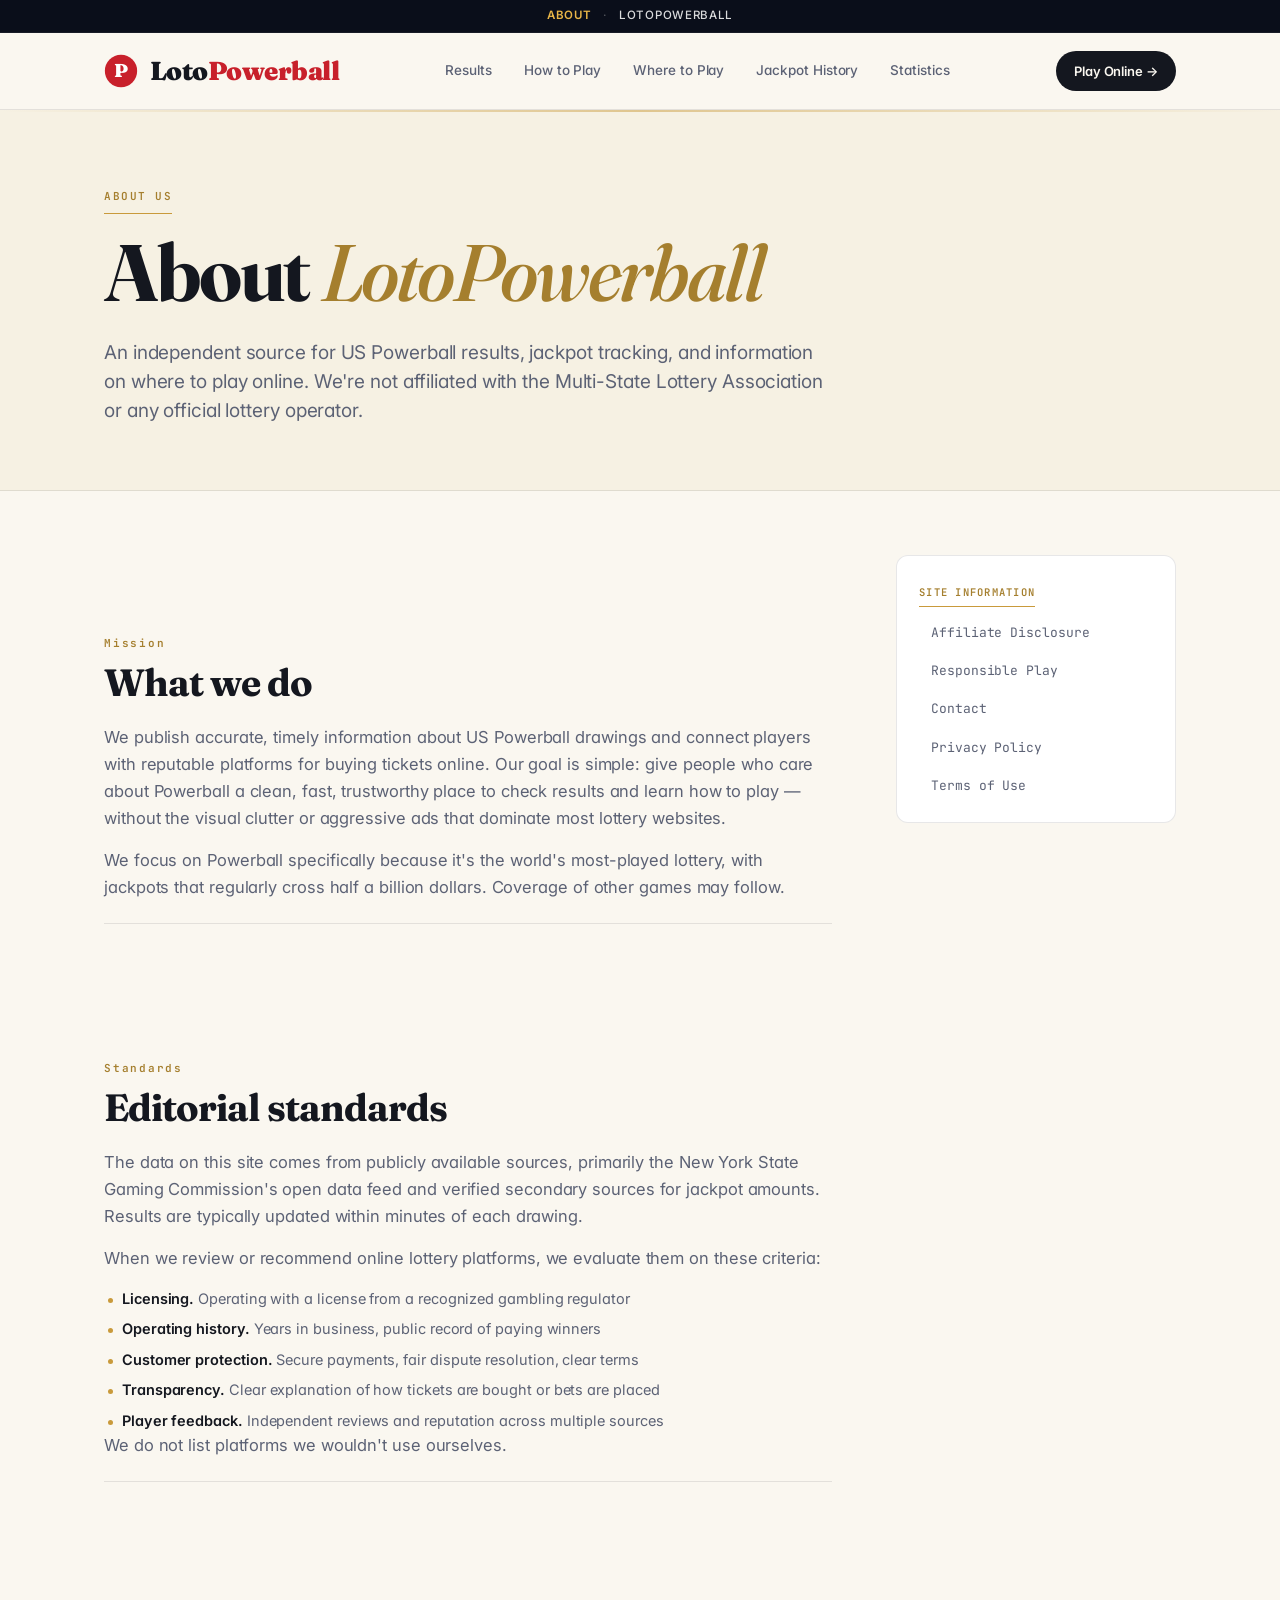
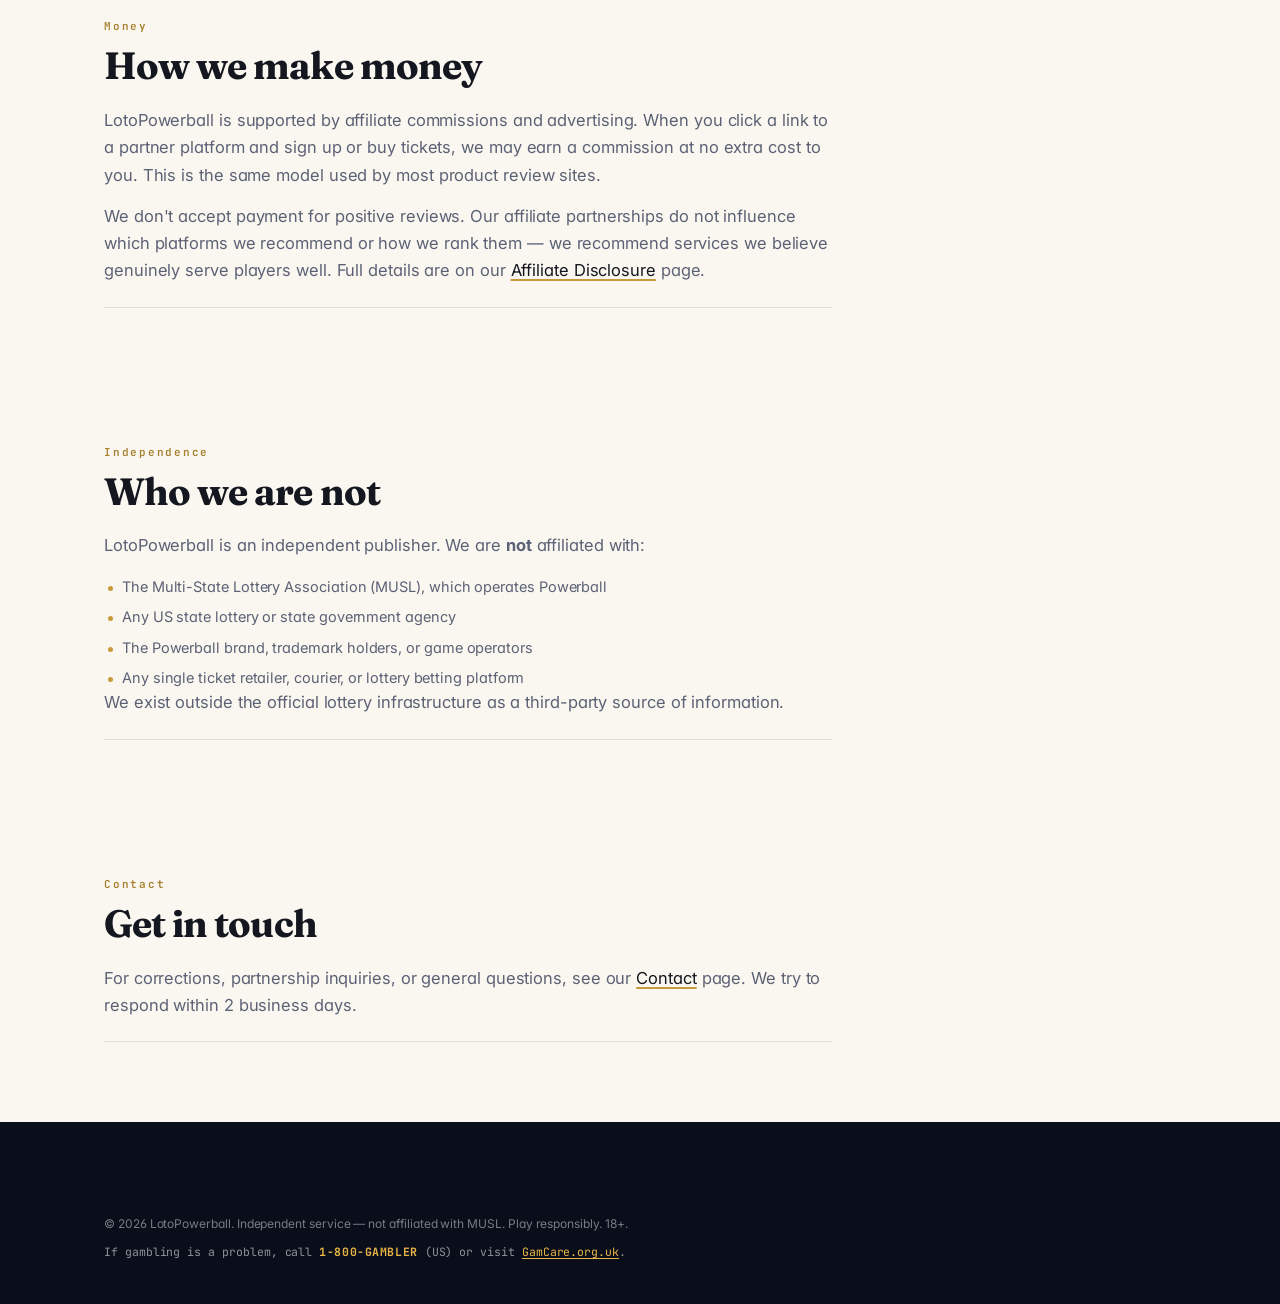
<file: pages/about.html>
<!DOCTYPE html>
<html lang="en">
<head>
<meta charset="UTF-8">
<meta name="viewport" content="width=device-width, initial-scale=1.0">
<title>About LotoPowerball — Independent Powerball Results & Coverage</title>
<meta name="description" content="LotoPowerball is an independent source for Powerball results, jackpot tracking, and online play resources. Our mission, editorial standards, and how we operate.">
<link rel="canonical" href="https://lotopowerball.com/pages/about.html">
<link rel="preconnect" href="https://fonts.googleapis.com">
<link rel="preconnect" href="https://fonts.gstatic.com" crossorigin>
<link href="https://fonts.googleapis.com/css2?family=Fraunces:opsz,wght@9..144,400;9..144,500;9..144,600;9..144,700;9..144,900&family=Inter:wght@400;500;600;700&family=JetBrains+Mono:wght@500;700&display=swap" rel="stylesheet">
<link rel="stylesheet" href="/css/style.css">
<link rel="stylesheet" href="/css/page.css">
<!-- Google Analytics 4 — paste your G-XXXXXXXXXX code here -->
</head>
<body>

<div class="top-bar">
  <div class="wrap">
    <span class="edition">About</span>
    <span class="sep">·</span>
    <span class="today">LotoPowerball</span>
  </div>
</div>

<header class="site-header">
  <div class="wrap header-inner">
    <a href="/" class="brand">
      <span class="brand-mark" aria-hidden="true">
        <svg viewBox="0 0 40 40" width="34" height="34"><circle cx="20" cy="20" r="19" fill="#C8202B"/><text x="20" y="27" font-family="Fraunces, serif" font-size="22" font-weight="900" fill="#fff" text-anchor="middle">P</text></svg>
      </span>
      <span class="brand-name"><span class="brand-loto">Loto</span><span class="brand-power">Powerball</span></span>
    </a>
    <nav class="primary-nav">
      <a href="/">Results</a>
      <a href="/pages/how-to-play.html">How to Play</a>
      <a href="/pages/where-to-play.html">Where to Play</a>
      <a href="/pages/jackpot-history.html">Jackpot History</a>
      <a href="/pages/statistics.html">Statistics</a>
    </nav>
    <a href="/pages/where-to-play.html" class="nav-cta">Play Online &rarr;</a>
  </div>
</header>

<section class="page-hero">
  <div class="wrap">
    <span class="kicker">About Us</span>
    <h1 class="page-title">About <em>LotoPowerball</em></h1>
    <p class="page-deck">An independent source for US Powerball results, jackpot tracking, and information on where to play online. We're not affiliated with the Multi-State Lottery Association or any official lottery operator.</p>
  </div>
</section>

<main class="article">
  <div class="wrap article-wrap">
    <article class="article-body">

      <section class="article-section">
        <span class="section-num">Mission</span>
        <h2>What we do</h2>
        <p>We publish accurate, timely information about US Powerball drawings and connect players with reputable platforms for buying tickets online. Our goal is simple: give people who care about Powerball a clean, fast, trustworthy place to check results and learn how to play &mdash; without the visual clutter or aggressive ads that dominate most lottery websites.</p>
        <p>We focus on Powerball specifically because it's the world's most-played lottery, with jackpots that regularly cross half a billion dollars. Coverage of other games may follow.</p>
      </section>

      <section class="article-section">
        <span class="section-num">Standards</span>
        <h2>Editorial standards</h2>
        <p>The data on this site comes from publicly available sources, primarily the New York State Gaming Commission's open data feed and verified secondary sources for jackpot amounts. Results are typically updated within minutes of each drawing.</p>
        <p>When we review or recommend online lottery platforms, we evaluate them on these criteria:</p>
        <ul class="info-list" style="margin-top: 16px;">
          <li><strong>Licensing.</strong> Operating with a license from a recognized gambling regulator</li>
          <li><strong>Operating history.</strong> Years in business, public record of paying winners</li>
          <li><strong>Customer protection.</strong> Secure payments, fair dispute resolution, clear terms</li>
          <li><strong>Transparency.</strong> Clear explanation of how tickets are bought or bets are placed</li>
          <li><strong>Player feedback.</strong> Independent reviews and reputation across multiple sources</li>
        </ul>
        <p>We do not list platforms we wouldn't use ourselves.</p>
      </section>

      <section class="article-section">
        <span class="section-num">Money</span>
        <h2>How we make money</h2>
        <p>LotoPowerball is supported by affiliate commissions and advertising. When you click a link to a partner platform and sign up or buy tickets, we may earn a commission at no extra cost to you. This is the same model used by most product review sites.</p>
        <p>We don't accept payment for positive reviews. Our affiliate partnerships do not influence which platforms we recommend or how we rank them &mdash; we recommend services we believe genuinely serve players well. Full details are on our <a href="/pages/affiliate-disclosure.html">Affiliate Disclosure</a> page.</p>
      </section>

      <section class="article-section">
        <span class="section-num">Independence</span>
        <h2>Who we are not</h2>
        <p>LotoPowerball is an independent publisher. We are <strong>not</strong> affiliated with:</p>
        <ul class="info-list" style="margin-top: 16px;">
          <li>The Multi-State Lottery Association (MUSL), which operates Powerball</li>
          <li>Any US state lottery or state government agency</li>
          <li>The Powerball brand, trademark holders, or game operators</li>
          <li>Any single ticket retailer, courier, or lottery betting platform</li>
        </ul>
        <p>We exist outside the official lottery infrastructure as a third-party source of information.</p>
      </section>

      <section class="article-section">
        <span class="section-num">Contact</span>
        <h2>Get in touch</h2>
        <p>For corrections, partnership inquiries, or general questions, see our <a href="/pages/contact.html">Contact</a> page. We try to respond within 2 business days.</p>
      </section>

    </article>

    <aside class="article-side">
      <div class="side-block">
        <span class="kicker">Site Information</span>
        <ul class="toc">
          <li><a href="/pages/affiliate-disclosure.html">Affiliate Disclosure</a></li>
          <li><a href="/pages/responsible-play.html">Responsible Play</a></li>
          <li><a href="/pages/contact.html">Contact</a></li>
          <li><a href="/pages/privacy.html">Privacy Policy</a></li>
          <li><a href="/pages/terms.html">Terms of Use</a></li>
        </ul>
      </div>
    </aside>

  </div>
</main>

<footer class="site-footer">
  <div class="wrap">
    <div class="footer-bottom">
      <p>&copy; 2026 LotoPowerball. Independent service &mdash; not affiliated with MUSL. Play responsibly. 18+.</p>
      <p class="responsible">If gambling is a problem, call <strong>1-800-GAMBLER</strong> (US) or visit <a href="https://www.gamcare.org.uk" rel="nofollow noopener" target="_blank">GamCare.org.uk</a>.</p>
    </div>
  </div>
</footer>

</body>
</html>
</file>
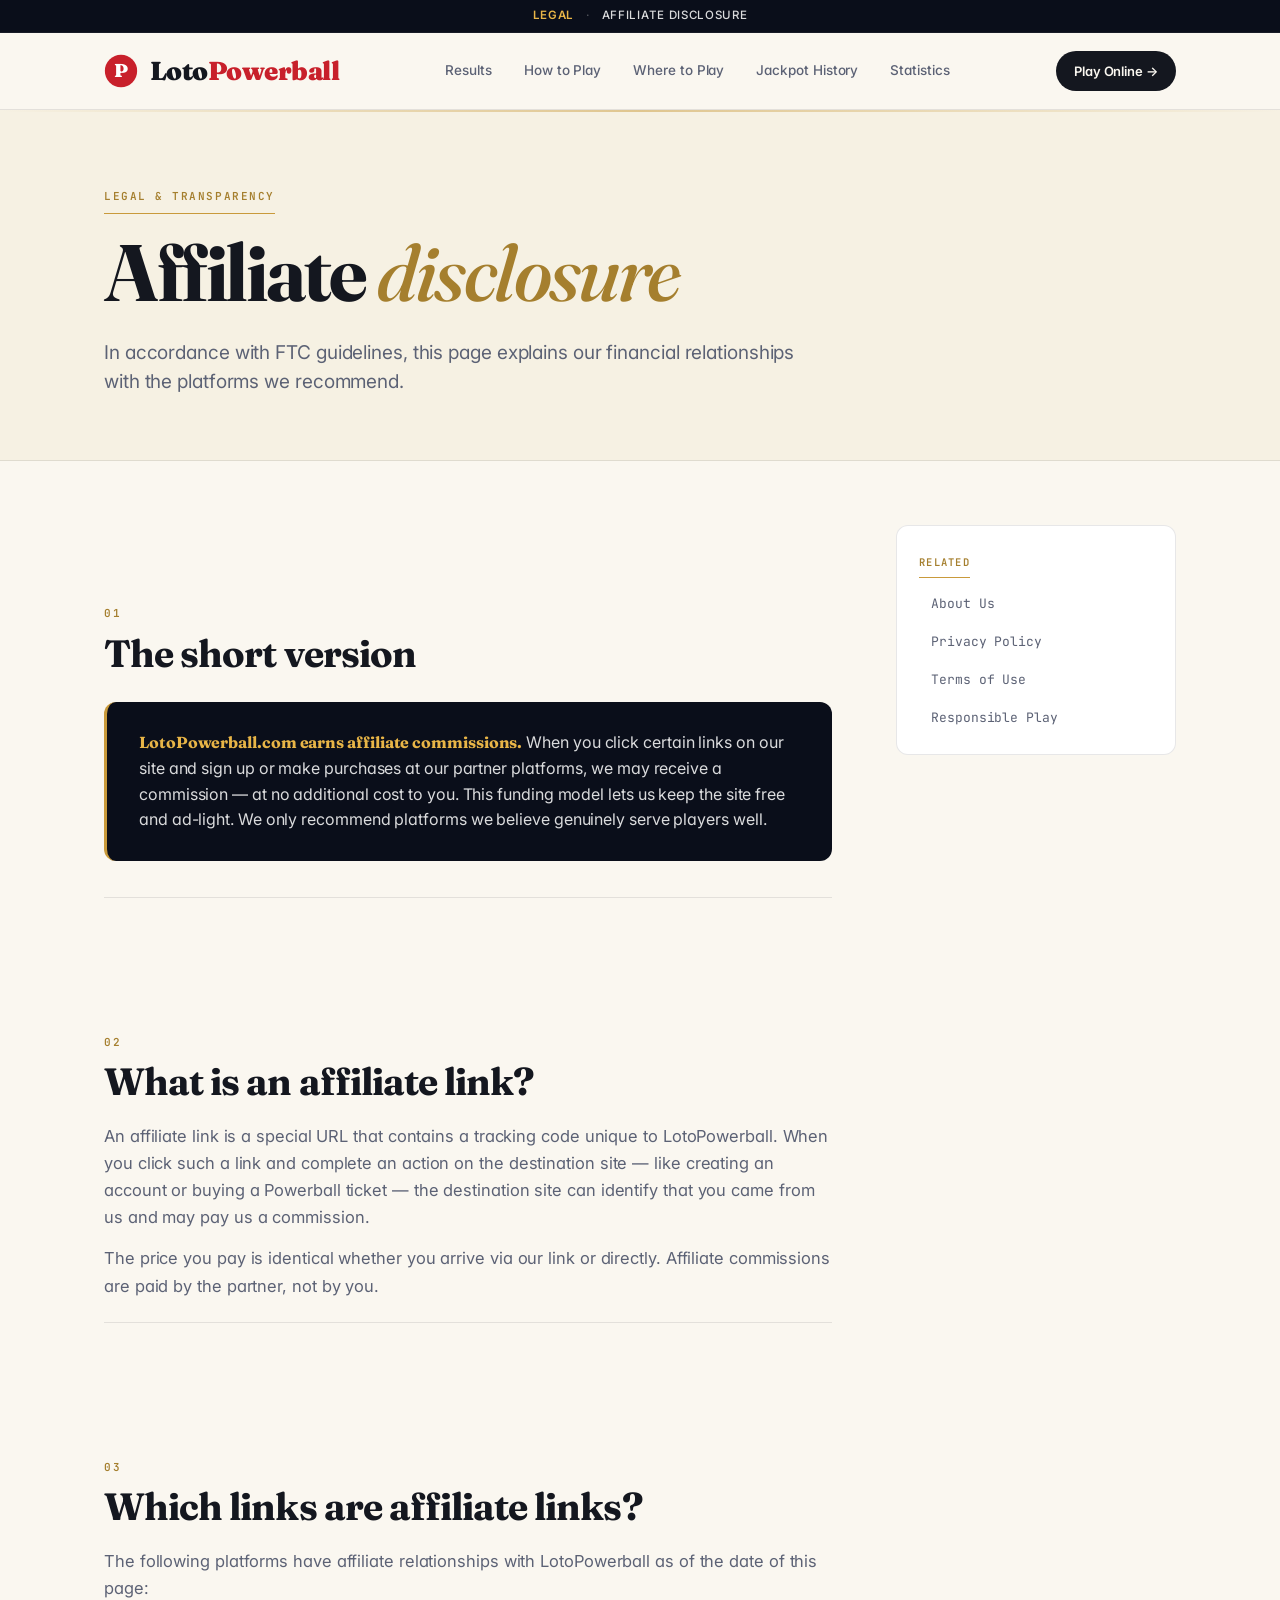
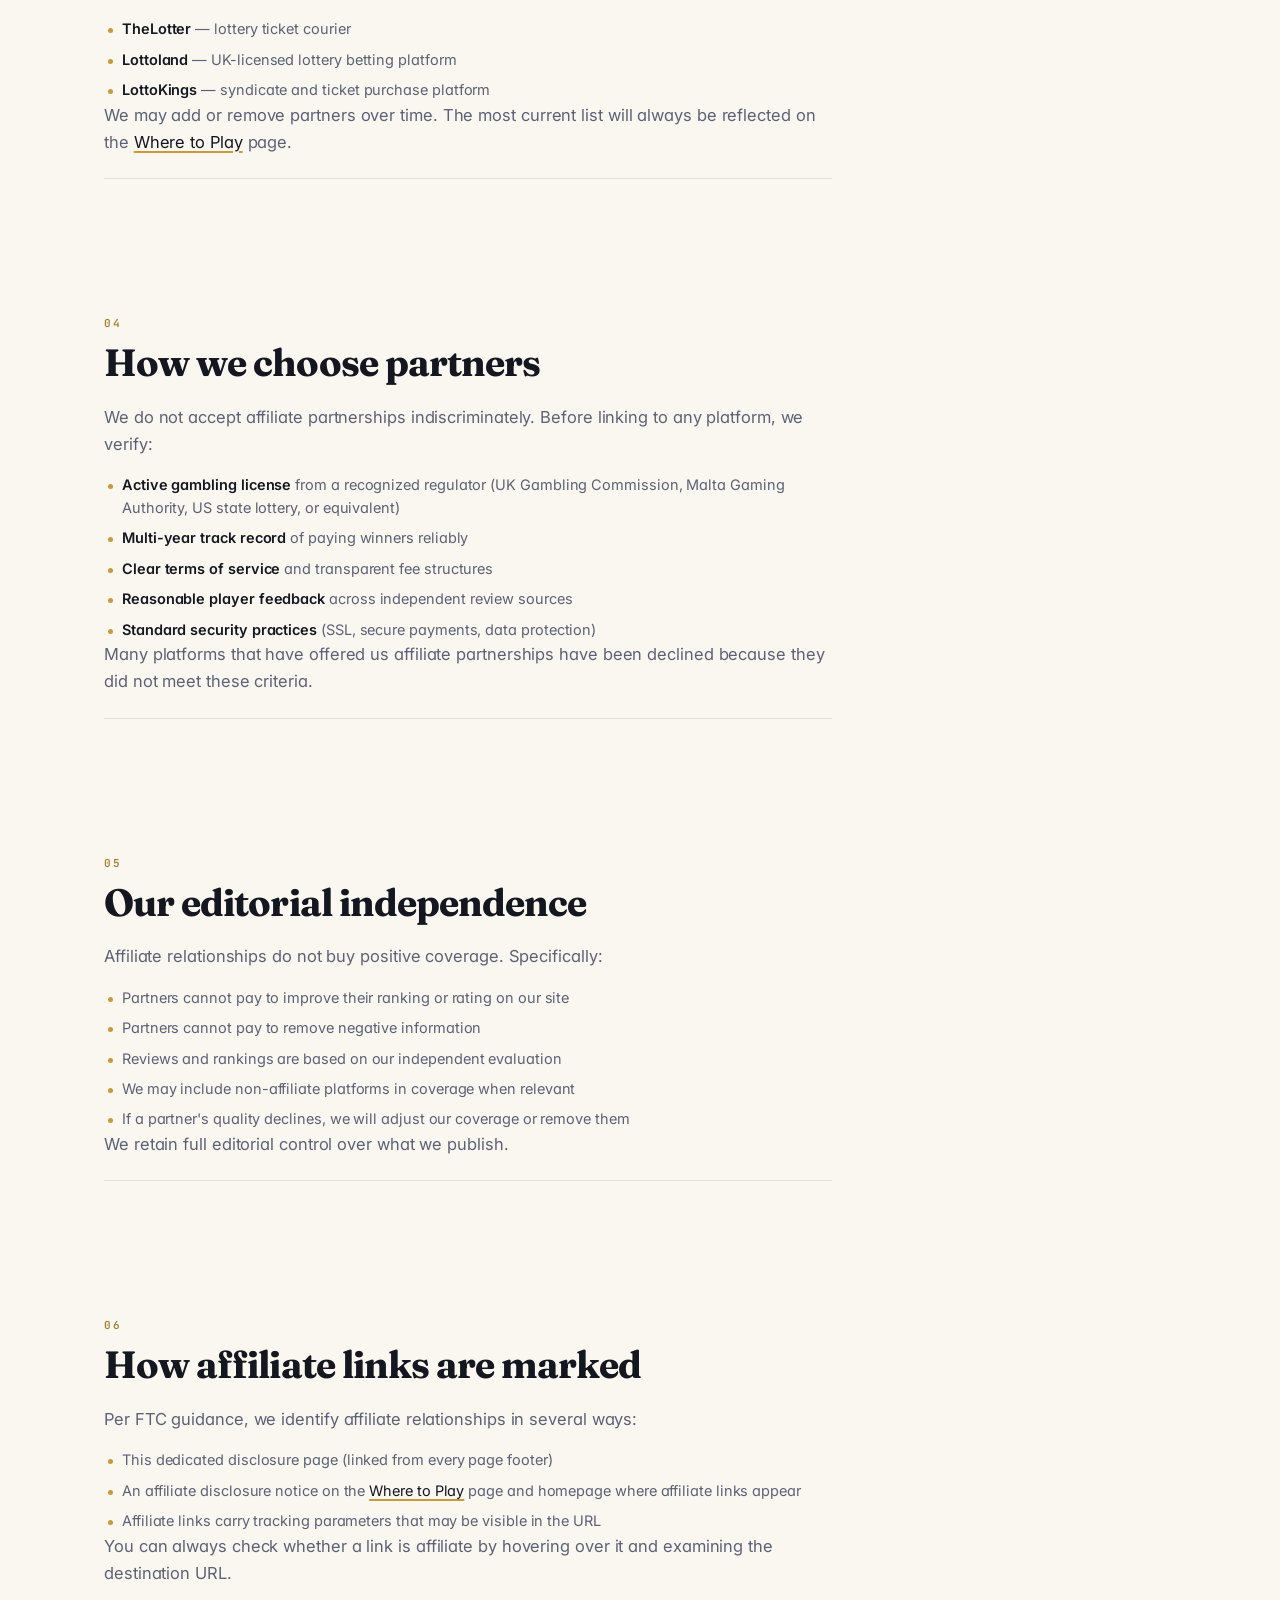
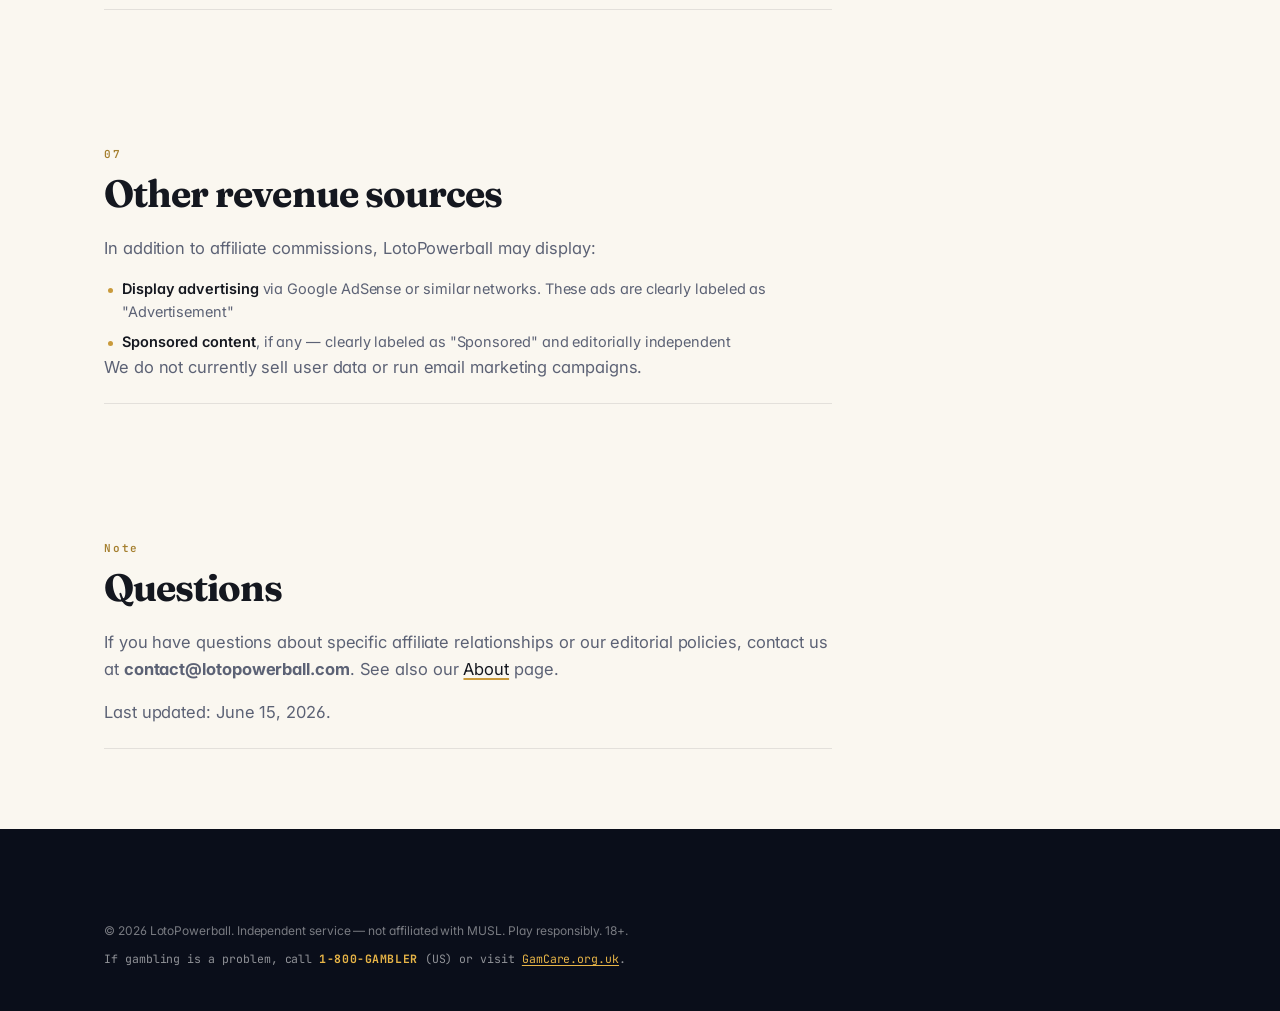
<file: pages/affiliate-disclosure.html>
<!DOCTYPE html>
<html lang="en">
<head>
<meta charset="UTF-8">
<meta name="viewport" content="width=device-width, initial-scale=1.0">
<title>Affiliate Disclosure — LotoPowerball</title>
<meta name="description" content="LotoPowerball affiliate disclosure: how we earn money from affiliate partnerships, which partners we work with, and our editorial independence policy.">
<link rel="canonical" href="https://lotopowerball.com/pages/affiliate-disclosure.html">
<link rel="preconnect" href="https://fonts.googleapis.com">
<link rel="preconnect" href="https://fonts.gstatic.com" crossorigin>
<link href="https://fonts.googleapis.com/css2?family=Fraunces:opsz,wght@9..144,400;9..144,500;9..144,600;9..144,700;9..144,900&family=Inter:wght@400;500;600;700&family=JetBrains+Mono:wght@500;700&display=swap" rel="stylesheet">
<link rel="stylesheet" href="/css/style.css">
<link rel="stylesheet" href="/css/page.css">
<!-- Google Analytics 4 — paste your G-XXXXXXXXXX code here -->
</head>
<body>

<div class="top-bar">
  <div class="wrap">
    <span class="edition">Legal</span>
    <span class="sep">·</span>
    <span class="today">Affiliate Disclosure</span>
  </div>
</div>

<header class="site-header">
  <div class="wrap header-inner">
    <a href="/" class="brand">
      <span class="brand-mark" aria-hidden="true">
        <svg viewBox="0 0 40 40" width="34" height="34"><circle cx="20" cy="20" r="19" fill="#C8202B"/><text x="20" y="27" font-family="Fraunces, serif" font-size="22" font-weight="900" fill="#fff" text-anchor="middle">P</text></svg>
      </span>
      <span class="brand-name"><span class="brand-loto">Loto</span><span class="brand-power">Powerball</span></span>
    </a>
    <nav class="primary-nav">
      <a href="/">Results</a>
      <a href="/pages/how-to-play.html">How to Play</a>
      <a href="/pages/where-to-play.html">Where to Play</a>
      <a href="/pages/jackpot-history.html">Jackpot History</a>
      <a href="/pages/statistics.html">Statistics</a>
    </nav>
    <a href="/pages/where-to-play.html" class="nav-cta">Play Online &rarr;</a>
  </div>
</header>

<section class="page-hero">
  <div class="wrap">
    <span class="kicker">Legal &amp; Transparency</span>
    <h1 class="page-title">Affiliate <em>disclosure</em></h1>
    <p class="page-deck">In accordance with FTC guidelines, this page explains our financial relationships with the platforms we recommend.</p>
  </div>
</section>

<main class="article">
  <div class="wrap article-wrap">
    <article class="article-body">

      <section class="article-section">
        <span class="section-num">01</span>
        <h2>The short version</h2>
        <div class="callout">
          <p><strong>LotoPowerball.com earns affiliate commissions.</strong> When you click certain links on our site and sign up or make purchases at our partner platforms, we may receive a commission &mdash; at no additional cost to you. This funding model lets us keep the site free and ad-light. We only recommend platforms we believe genuinely serve players well.</p>
        </div>
      </section>

      <section class="article-section">
        <span class="section-num">02</span>
        <h2>What is an affiliate link?</h2>
        <p>An affiliate link is a special URL that contains a tracking code unique to LotoPowerball. When you click such a link and complete an action on the destination site &mdash; like creating an account or buying a Powerball ticket &mdash; the destination site can identify that you came from us and may pay us a commission.</p>
        <p>The price you pay is identical whether you arrive via our link or directly. Affiliate commissions are paid by the partner, not by you.</p>
      </section>

      <section class="article-section">
        <span class="section-num">03</span>
        <h2>Which links are affiliate links?</h2>
        <p>The following platforms have affiliate relationships with LotoPowerball as of the date of this page:</p>
        <ul class="info-list" style="margin-top: 16px;">
          <li><strong>TheLotter</strong> &mdash; lottery ticket courier</li>
          <li><strong>Lottoland</strong> &mdash; UK-licensed lottery betting platform</li>
          <li><strong>LottoKings</strong> &mdash; syndicate and ticket purchase platform</li>
        </ul>
        <p>We may add or remove partners over time. The most current list will always be reflected on the <a href="/pages/where-to-play.html">Where to Play</a> page.</p>
      </section>

      <section class="article-section">
        <span class="section-num">04</span>
        <h2>How we choose partners</h2>
        <p>We do not accept affiliate partnerships indiscriminately. Before linking to any platform, we verify:</p>
        <ul class="info-list" style="margin-top: 16px;">
          <li><strong>Active gambling license</strong> from a recognized regulator (UK Gambling Commission, Malta Gaming Authority, US state lottery, or equivalent)</li>
          <li><strong>Multi-year track record</strong> of paying winners reliably</li>
          <li><strong>Clear terms of service</strong> and transparent fee structures</li>
          <li><strong>Reasonable player feedback</strong> across independent review sources</li>
          <li><strong>Standard security practices</strong> (SSL, secure payments, data protection)</li>
        </ul>
        <p>Many platforms that have offered us affiliate partnerships have been declined because they did not meet these criteria.</p>
      </section>

      <section class="article-section">
        <span class="section-num">05</span>
        <h2>Our editorial independence</h2>
        <p>Affiliate relationships do not buy positive coverage. Specifically:</p>
        <ul class="info-list" style="margin-top: 16px;">
          <li>Partners cannot pay to improve their ranking or rating on our site</li>
          <li>Partners cannot pay to remove negative information</li>
          <li>Reviews and rankings are based on our independent evaluation</li>
          <li>We may include non-affiliate platforms in coverage when relevant</li>
          <li>If a partner's quality declines, we will adjust our coverage or remove them</li>
        </ul>
        <p>We retain full editorial control over what we publish.</p>
      </section>

      <section class="article-section">
        <span class="section-num">06</span>
        <h2>How affiliate links are marked</h2>
        <p>Per FTC guidance, we identify affiliate relationships in several ways:</p>
        <ul class="info-list" style="margin-top: 16px;">
          <li>This dedicated disclosure page (linked from every page footer)</li>
          <li>An affiliate disclosure notice on the <a href="/pages/where-to-play.html">Where to Play</a> page and homepage where affiliate links appear</li>
          <li>Affiliate links carry tracking parameters that may be visible in the URL</li>
        </ul>
        <p>You can always check whether a link is affiliate by hovering over it and examining the destination URL.</p>
      </section>

      <section class="article-section">
        <span class="section-num">07</span>
        <h2>Other revenue sources</h2>
        <p>In addition to affiliate commissions, LotoPowerball may display:</p>
        <ul class="info-list" style="margin-top: 16px;">
          <li><strong>Display advertising</strong> via Google AdSense or similar networks. These ads are clearly labeled as "Advertisement"</li>
          <li><strong>Sponsored content</strong>, if any &mdash; clearly labeled as "Sponsored" and editorially independent</li>
        </ul>
        <p>We do not currently sell user data or run email marketing campaigns.</p>
      </section>

      <section class="article-section">
        <span class="section-num">Note</span>
        <h2>Questions</h2>
        <p>If you have questions about specific affiliate relationships or our editorial policies, contact us at <strong>contact@lotopowerball.com</strong>. See also our <a href="/pages/about.html">About</a> page.</p>
        <p class="micro" style="text-align:left; margin-top:16px;">Last updated: June 15, 2026.</p>
      </section>

    </article>

    <aside class="article-side">
      <div class="side-block">
        <span class="kicker">Related</span>
        <ul class="toc">
          <li><a href="/pages/about.html">About Us</a></li>
          <li><a href="/pages/privacy.html">Privacy Policy</a></li>
          <li><a href="/pages/terms.html">Terms of Use</a></li>
          <li><a href="/pages/responsible-play.html">Responsible Play</a></li>
        </ul>
      </div>
    </aside>

  </div>
</main>

<footer class="site-footer">
  <div class="wrap">
    <div class="footer-bottom">
      <p>&copy; 2026 LotoPowerball. Independent service &mdash; not affiliated with MUSL. Play responsibly. 18+.</p>
      <p class="responsible">If gambling is a problem, call <strong>1-800-GAMBLER</strong> (US) or visit <a href="https://www.gamcare.org.uk" rel="nofollow noopener" target="_blank">GamCare.org.uk</a>.</p>
    </div>
  </div>
</footer>

</body>
</html>
</file>
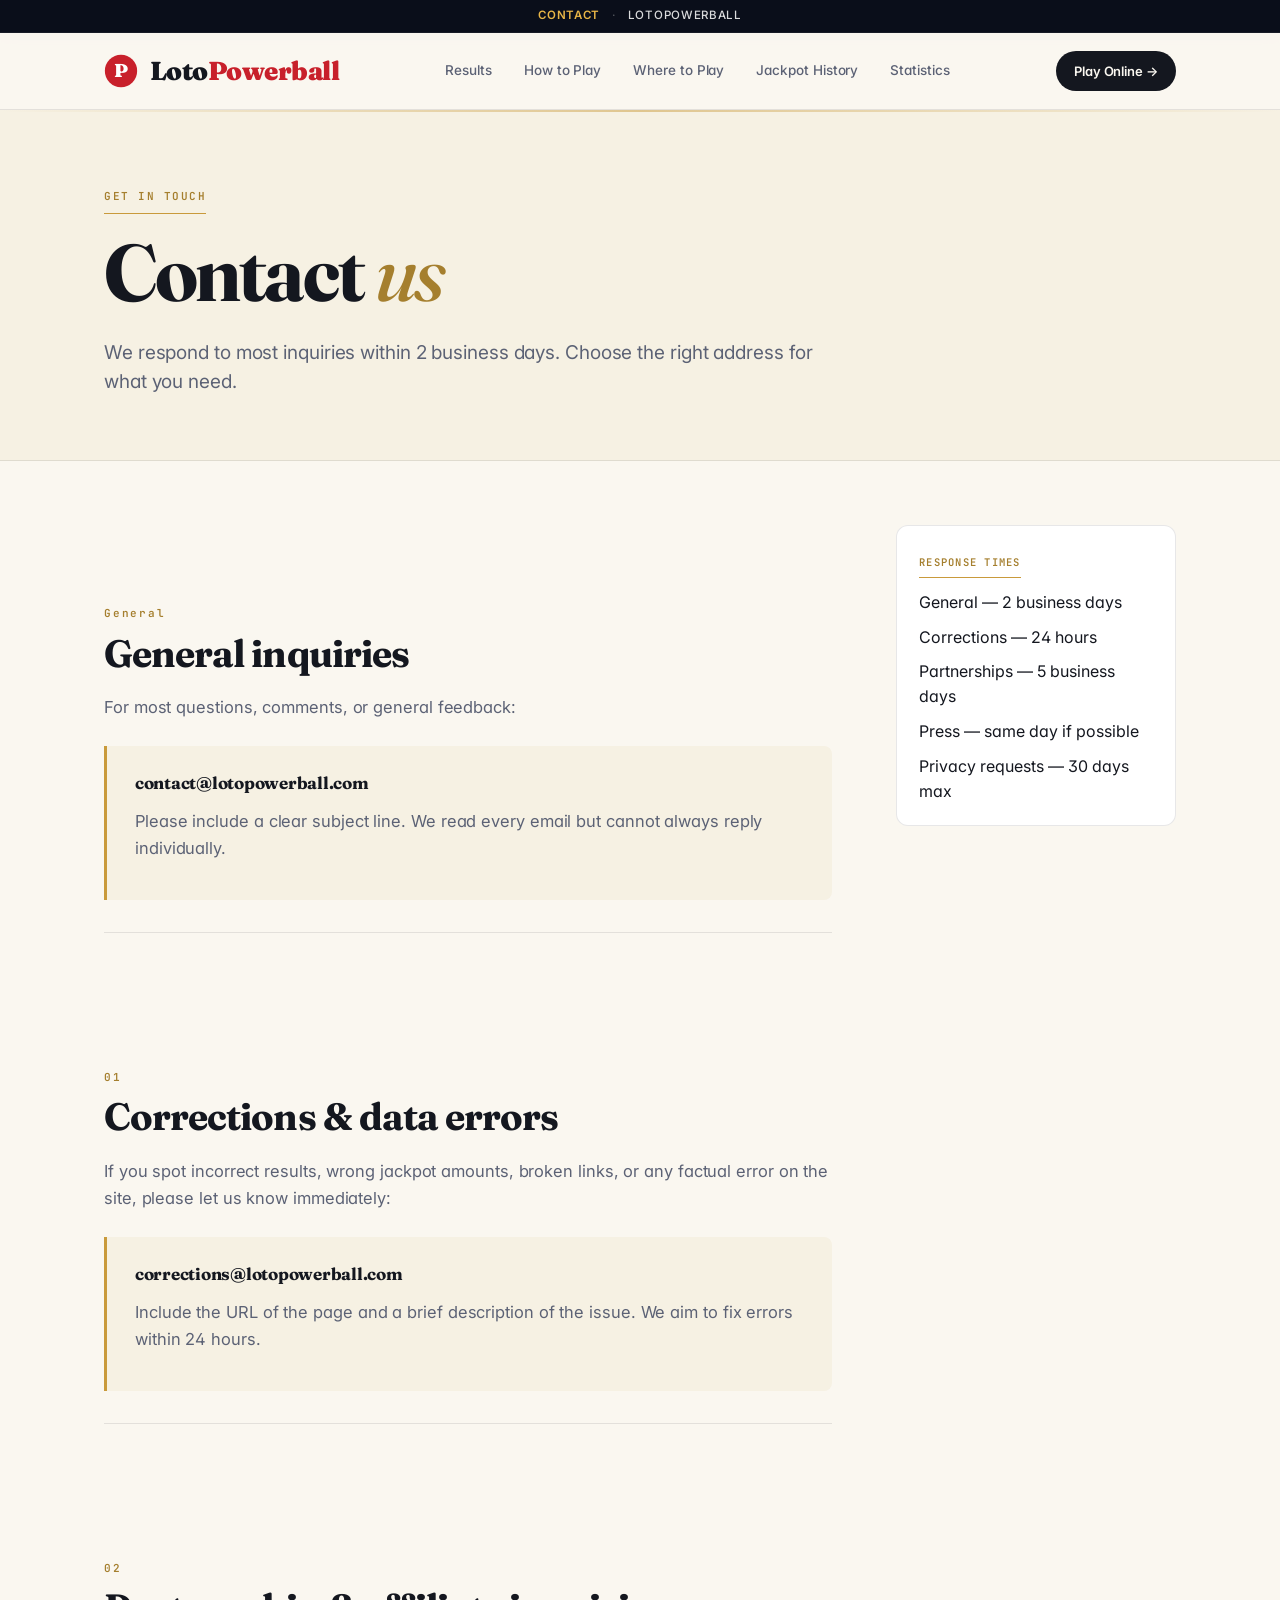
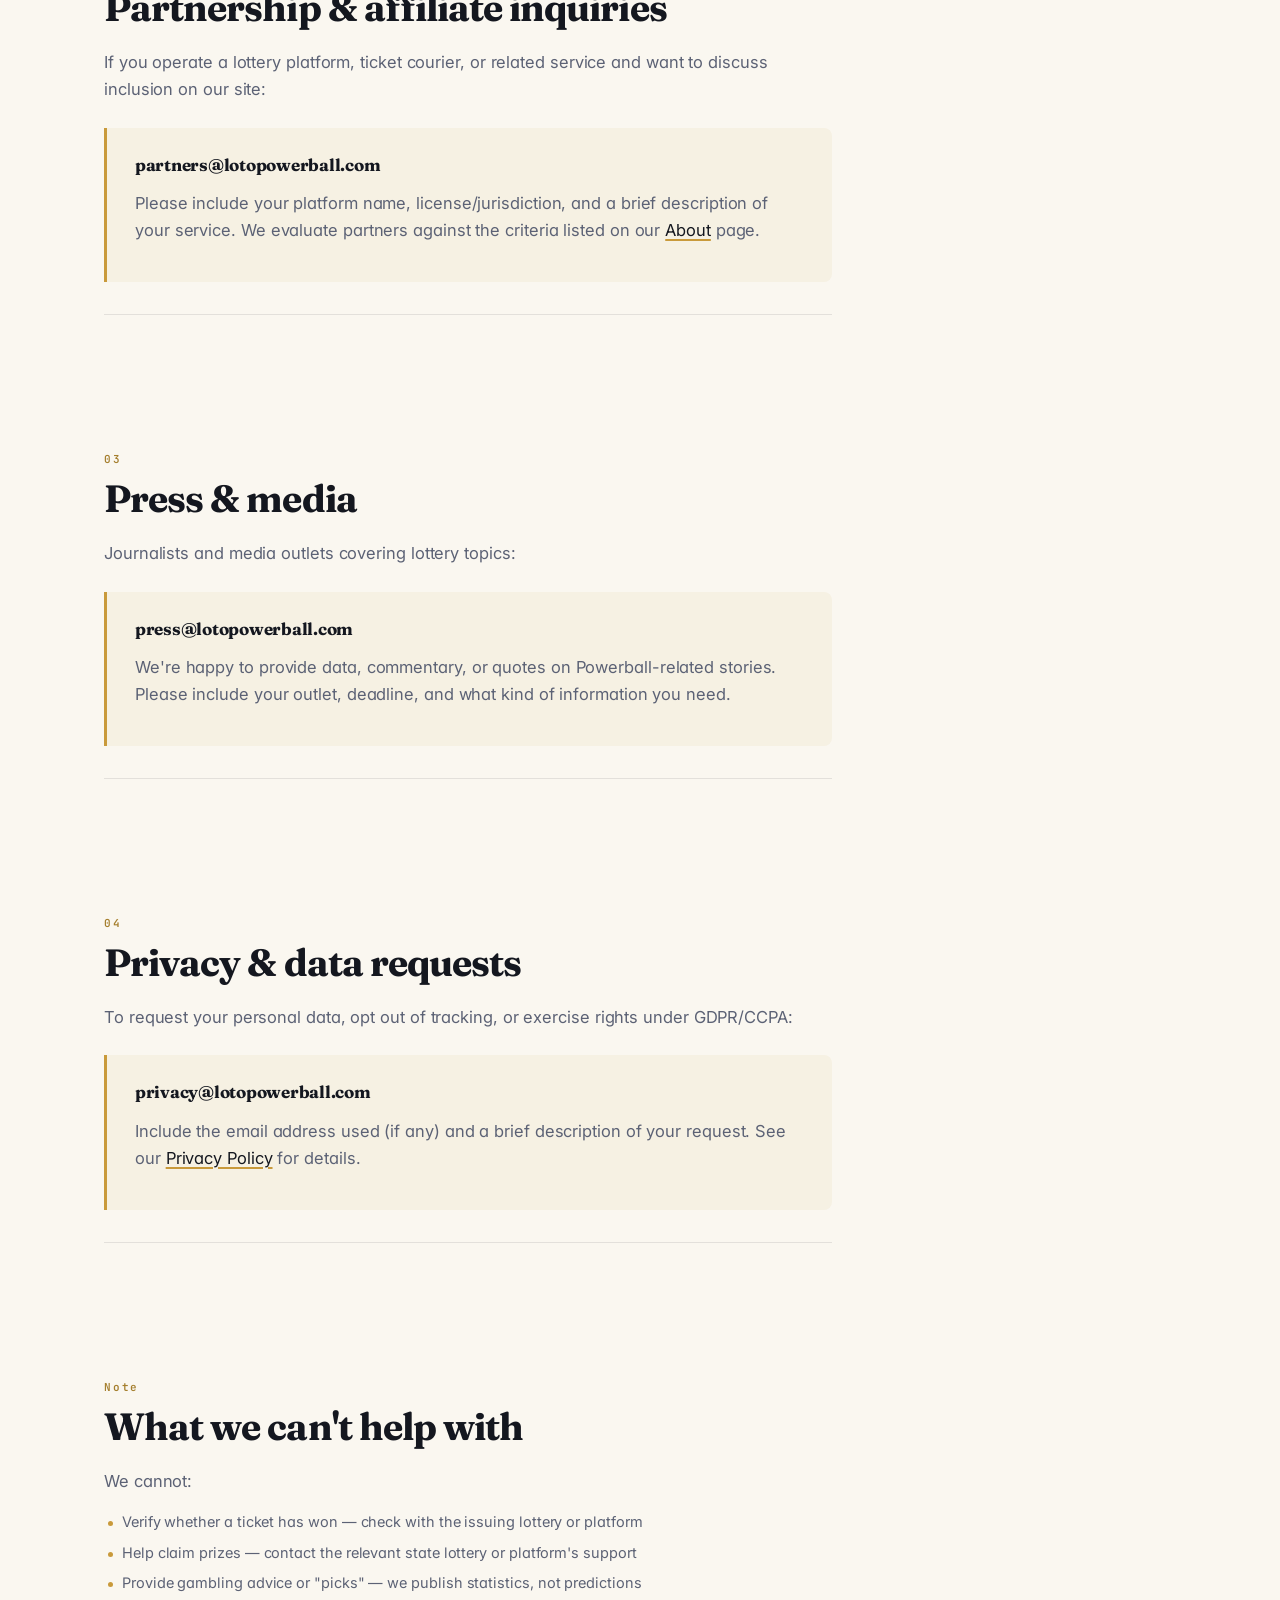
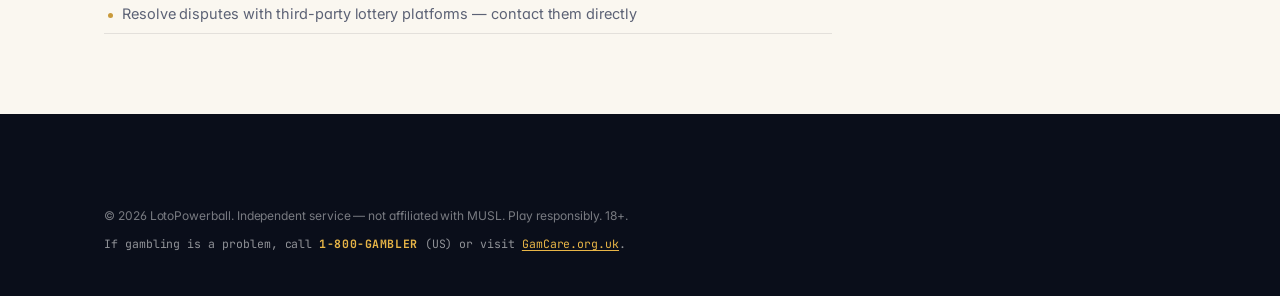
<file: pages/contact.html>
<!DOCTYPE html>
<html lang="en">
<head>
<meta charset="UTF-8">
<meta name="viewport" content="width=device-width, initial-scale=1.0">
<title>Contact LotoPowerball — Reach Our Editorial Team</title>
<meta name="description" content="Get in touch with LotoPowerball. Send corrections, partnership inquiries, or general questions about Powerball results coverage.">
<link rel="canonical" href="https://lotopowerball.com/pages/contact.html">
<link rel="preconnect" href="https://fonts.googleapis.com">
<link rel="preconnect" href="https://fonts.gstatic.com" crossorigin>
<link href="https://fonts.googleapis.com/css2?family=Fraunces:opsz,wght@9..144,400;9..144,500;9..144,600;9..144,700;9..144,900&family=Inter:wght@400;500;600;700&family=JetBrains+Mono:wght@500;700&display=swap" rel="stylesheet">
<link rel="stylesheet" href="/css/style.css">
<link rel="stylesheet" href="/css/page.css">
<!-- Google Analytics 4 — paste your G-XXXXXXXXXX code here -->
</head>
<body>

<div class="top-bar">
  <div class="wrap">
    <span class="edition">Contact</span>
    <span class="sep">·</span>
    <span class="today">LotoPowerball</span>
  </div>
</div>

<header class="site-header">
  <div class="wrap header-inner">
    <a href="/" class="brand">
      <span class="brand-mark" aria-hidden="true">
        <svg viewBox="0 0 40 40" width="34" height="34"><circle cx="20" cy="20" r="19" fill="#C8202B"/><text x="20" y="27" font-family="Fraunces, serif" font-size="22" font-weight="900" fill="#fff" text-anchor="middle">P</text></svg>
      </span>
      <span class="brand-name"><span class="brand-loto">Loto</span><span class="brand-power">Powerball</span></span>
    </a>
    <nav class="primary-nav">
      <a href="/">Results</a>
      <a href="/pages/how-to-play.html">How to Play</a>
      <a href="/pages/where-to-play.html">Where to Play</a>
      <a href="/pages/jackpot-history.html">Jackpot History</a>
      <a href="/pages/statistics.html">Statistics</a>
    </nav>
    <a href="/pages/where-to-play.html" class="nav-cta">Play Online &rarr;</a>
  </div>
</header>

<section class="page-hero">
  <div class="wrap">
    <span class="kicker">Get in Touch</span>
    <h1 class="page-title">Contact <em>us</em></h1>
    <p class="page-deck">We respond to most inquiries within 2 business days. Choose the right address for what you need.</p>
  </div>
</section>

<main class="article">
  <div class="wrap article-wrap">
    <article class="article-body">

      <section class="article-section">
        <span class="section-num">General</span>
        <h2>General inquiries</h2>
        <p>For most questions, comments, or general feedback:</p>
        <div class="info-box">
          <h4>contact@lotopowerball.com</h4>
          <p style="margin-top: 8px;">Please include a clear subject line. We read every email but cannot always reply individually.</p>
        </div>
      </section>

      <section class="article-section">
        <span class="section-num">01</span>
        <h2>Corrections &amp; data errors</h2>
        <p>If you spot incorrect results, wrong jackpot amounts, broken links, or any factual error on the site, please let us know immediately:</p>
        <div class="info-box">
          <h4>corrections@lotopowerball.com</h4>
          <p style="margin-top: 8px;">Include the URL of the page and a brief description of the issue. We aim to fix errors within 24 hours.</p>
        </div>
      </section>

      <section class="article-section">
        <span class="section-num">02</span>
        <h2>Partnership &amp; affiliate inquiries</h2>
        <p>If you operate a lottery platform, ticket courier, or related service and want to discuss inclusion on our site:</p>
        <div class="info-box">
          <h4>partners@lotopowerball.com</h4>
          <p style="margin-top: 8px;">Please include your platform name, license/jurisdiction, and a brief description of your service. We evaluate partners against the criteria listed on our <a href="/pages/about.html">About</a> page.</p>
        </div>
      </section>

      <section class="article-section">
        <span class="section-num">03</span>
        <h2>Press &amp; media</h2>
        <p>Journalists and media outlets covering lottery topics:</p>
        <div class="info-box">
          <h4>press@lotopowerball.com</h4>
          <p style="margin-top: 8px;">We're happy to provide data, commentary, or quotes on Powerball-related stories. Please include your outlet, deadline, and what kind of information you need.</p>
        </div>
      </section>

      <section class="article-section">
        <span class="section-num">04</span>
        <h2>Privacy &amp; data requests</h2>
        <p>To request your personal data, opt out of tracking, or exercise rights under GDPR/CCPA:</p>
        <div class="info-box">
          <h4>privacy@lotopowerball.com</h4>
          <p style="margin-top: 8px;">Include the email address used (if any) and a brief description of your request. See our <a href="/pages/privacy.html">Privacy Policy</a> for details.</p>
        </div>
      </section>

      <section class="article-section">
        <span class="section-num">Note</span>
        <h2>What we can't help with</h2>
        <p>We cannot:</p>
        <ul class="info-list" style="margin-top: 16px;">
          <li>Verify whether a ticket has won &mdash; check with the issuing lottery or platform</li>
          <li>Help claim prizes &mdash; contact the relevant state lottery or platform's support</li>
          <li>Provide gambling advice or "picks" &mdash; we publish statistics, not predictions</li>
          <li>Resolve disputes with third-party lottery platforms &mdash; contact them directly</li>
        </ul>
      </section>

    </article>

    <aside class="article-side">
      <div class="side-block">
        <span class="kicker">Response Times</span>
        <ul class="toc">
          <li>General &mdash; 2 business days</li>
          <li>Corrections &mdash; 24 hours</li>
          <li>Partnerships &mdash; 5 business days</li>
          <li>Press &mdash; same day if possible</li>
          <li>Privacy requests &mdash; 30 days max</li>
        </ul>
      </div>
    </aside>

  </div>
</main>

<footer class="site-footer">
  <div class="wrap">
    <div class="footer-bottom">
      <p>&copy; 2026 LotoPowerball. Independent service &mdash; not affiliated with MUSL. Play responsibly. 18+.</p>
      <p class="responsible">If gambling is a problem, call <strong>1-800-GAMBLER</strong> (US) or visit <a href="https://www.gamcare.org.uk" rel="nofollow noopener" target="_blank">GamCare.org.uk</a>.</p>
    </div>
  </div>
</footer>

</body>
</html>
</file>
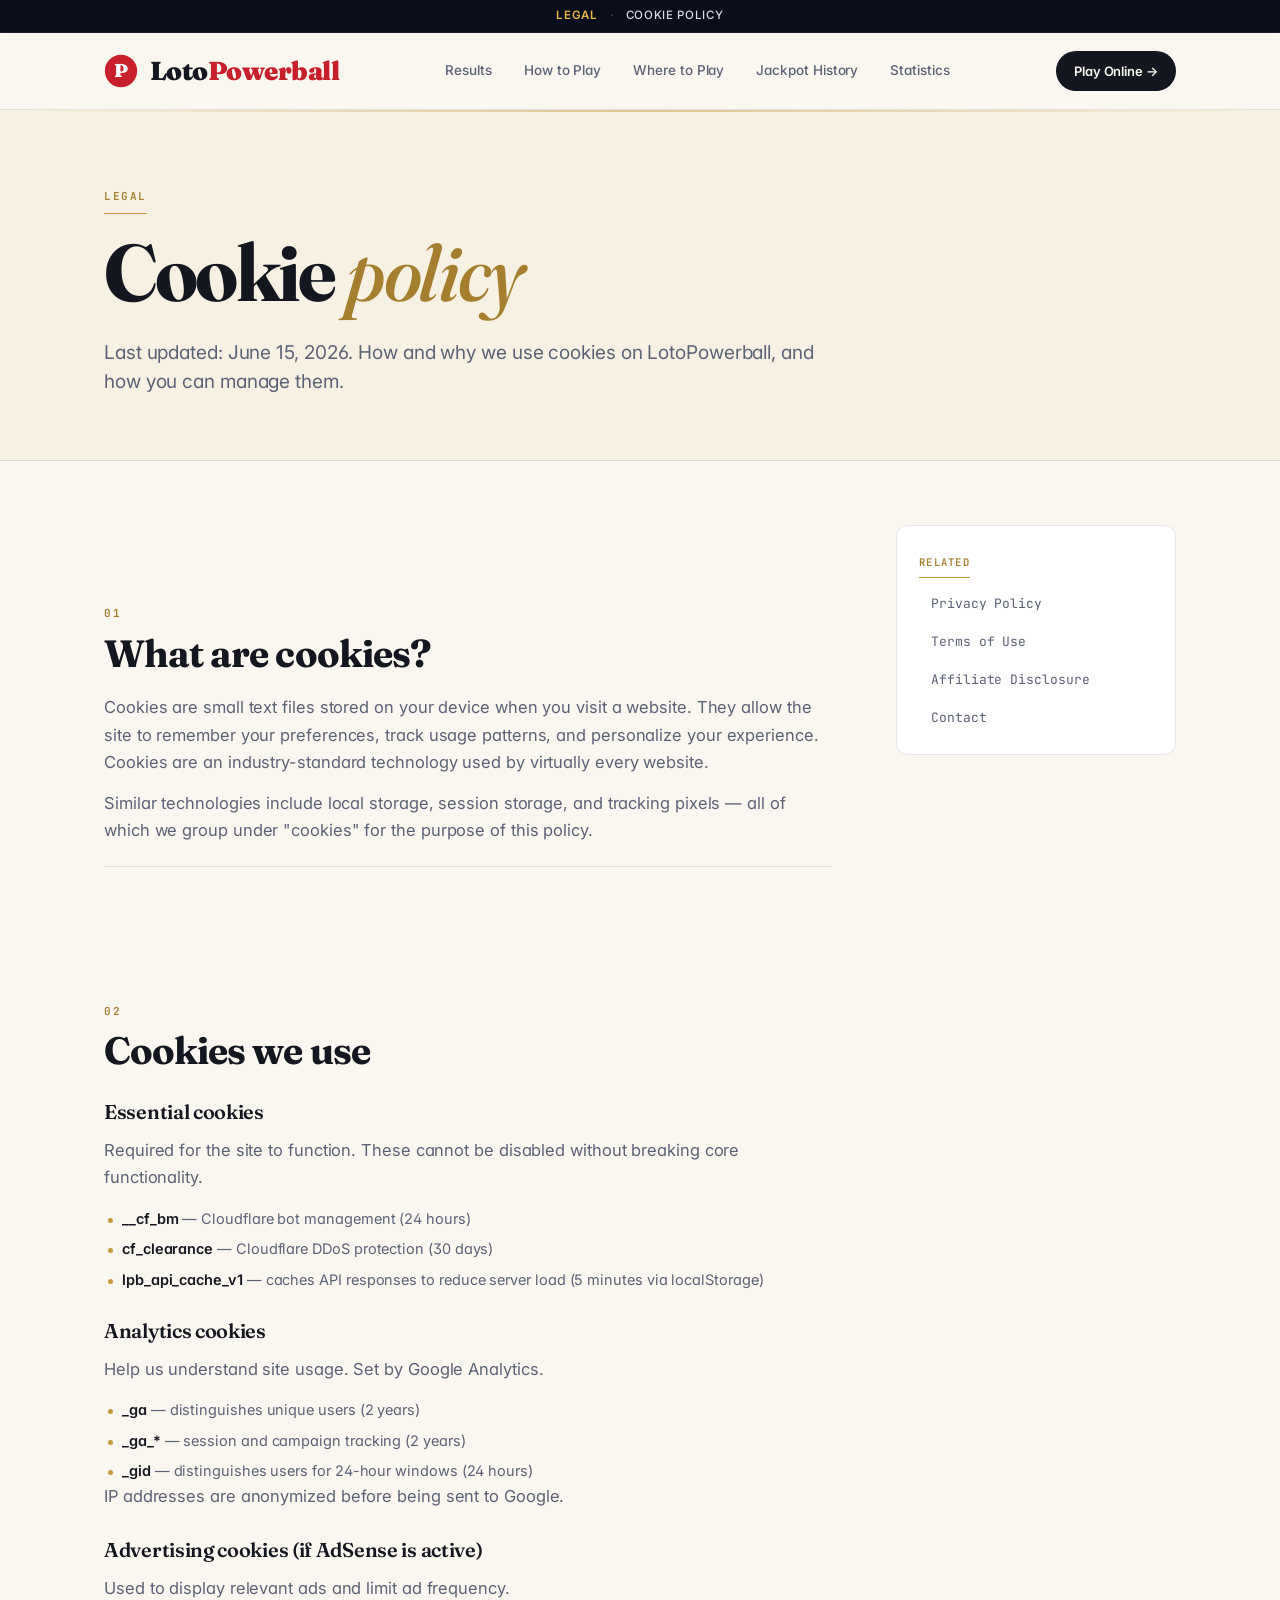
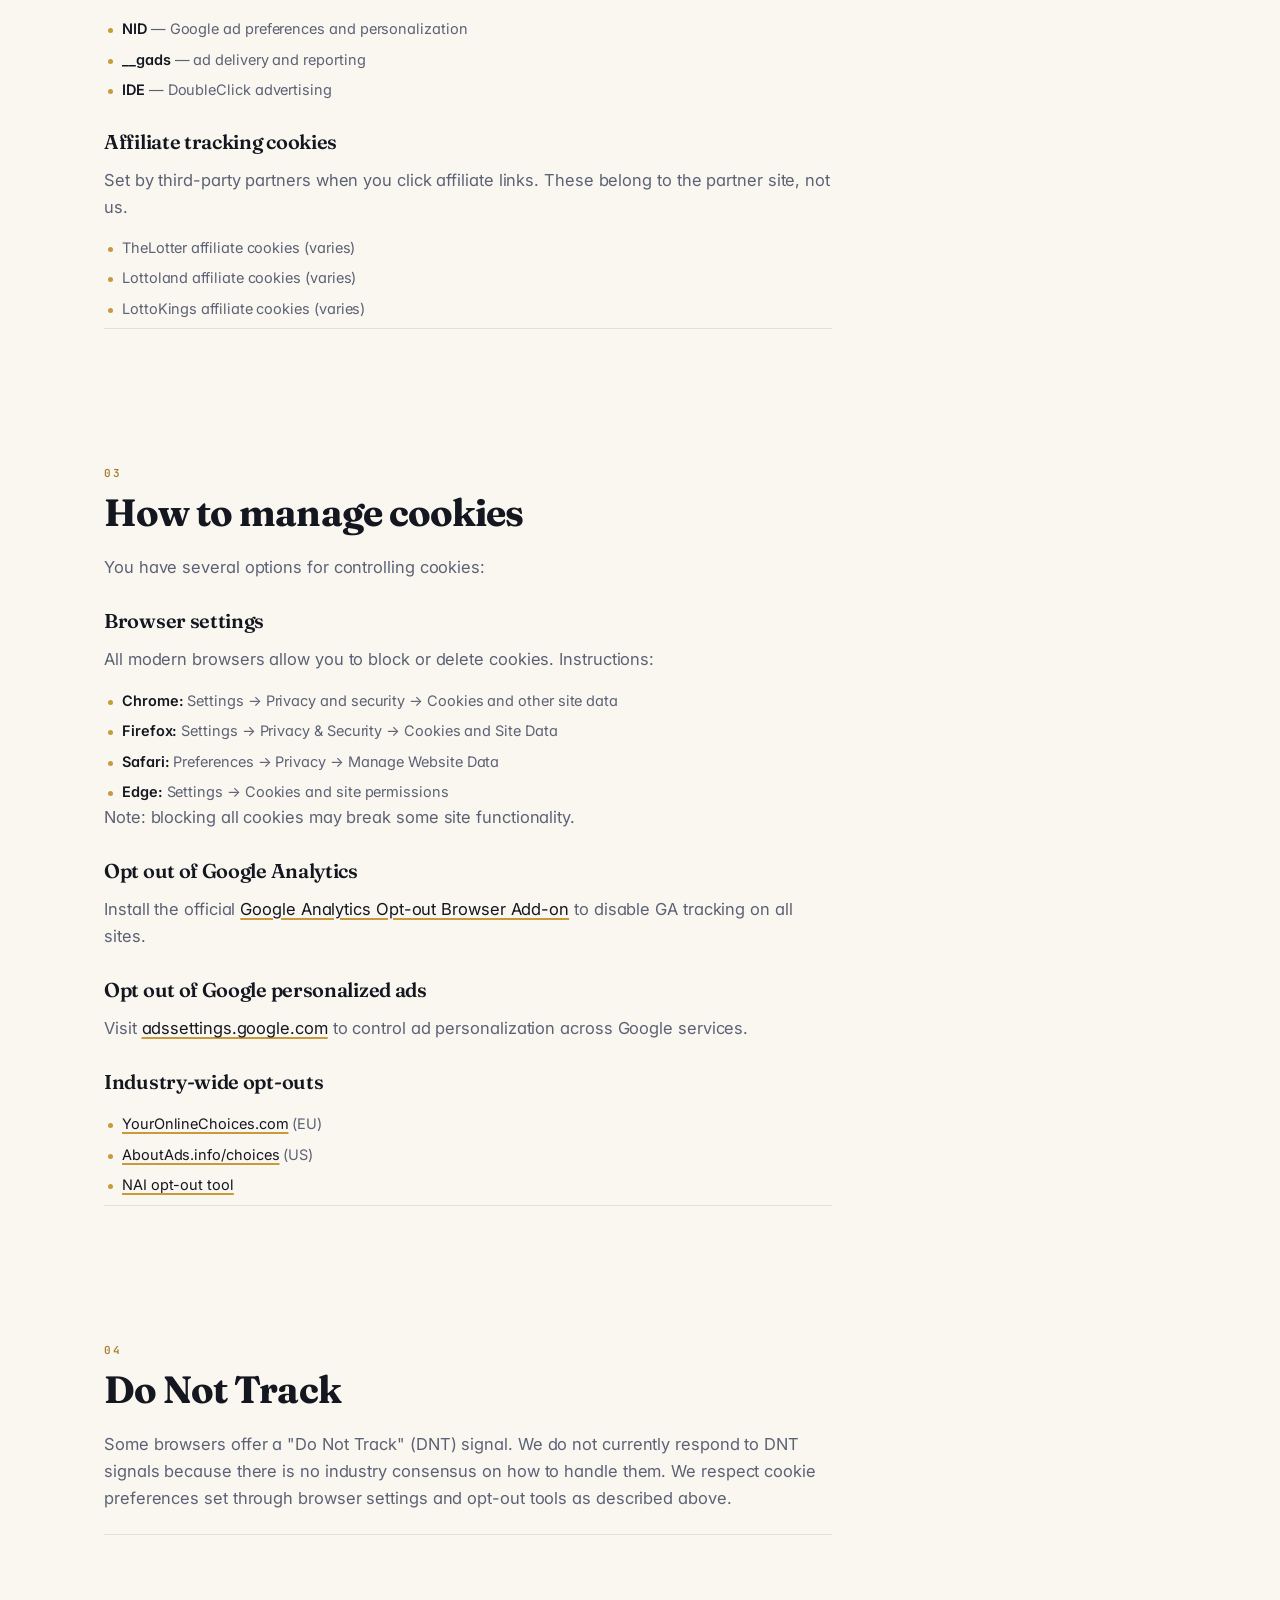
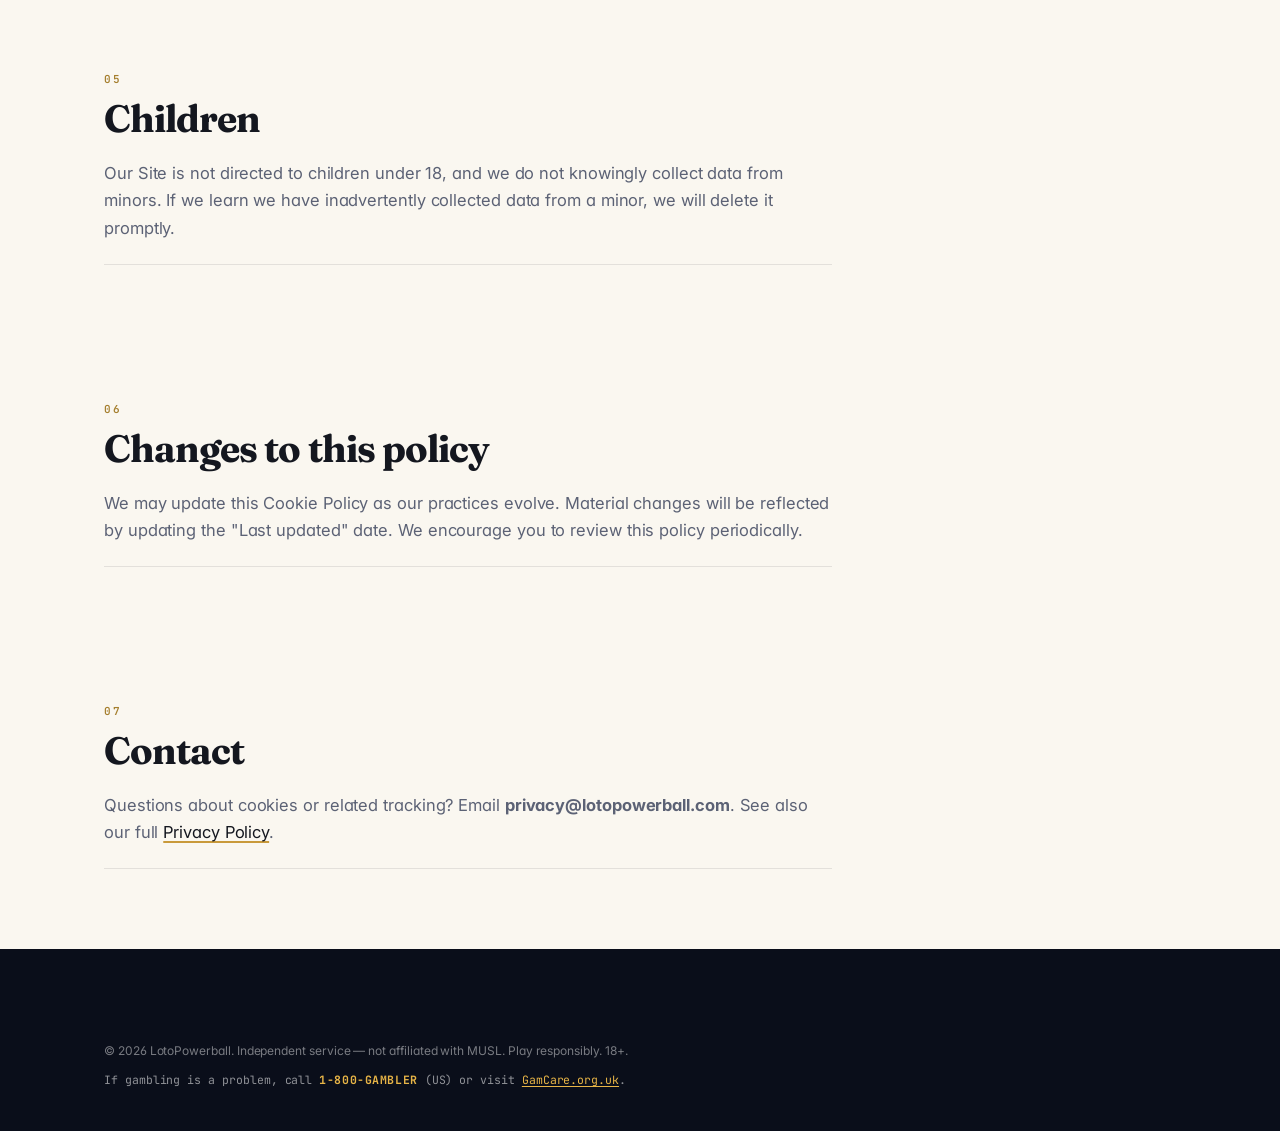
<file: pages/cookies.html>
<!DOCTYPE html>
<html lang="en">
<head>
<meta charset="UTF-8">
<meta name="viewport" content="width=device-width, initial-scale=1.0">
<title>Cookie Policy — LotoPowerball</title>
<meta name="description" content="How LotoPowerball uses cookies: analytics, affiliate tracking, advertising. Includes instructions for managing or disabling cookies in your browser.">
<link rel="canonical" href="https://lotopowerball.com/pages/cookies.html">
<link rel="preconnect" href="https://fonts.googleapis.com">
<link rel="preconnect" href="https://fonts.gstatic.com" crossorigin>
<link href="https://fonts.googleapis.com/css2?family=Fraunces:opsz,wght@9..144,400;9..144,500;9..144,600;9..144,700;9..144,900&family=Inter:wght@400;500;600;700&family=JetBrains+Mono:wght@500;700&display=swap" rel="stylesheet">
<link rel="stylesheet" href="/css/style.css">
<link rel="stylesheet" href="/css/page.css">
<!-- Google Analytics 4 — paste your G-XXXXXXXXXX code here -->
</head>
<body>

<div class="top-bar">
  <div class="wrap">
    <span class="edition">Legal</span>
    <span class="sep">·</span>
    <span class="today">Cookie Policy</span>
  </div>
</div>

<header class="site-header">
  <div class="wrap header-inner">
    <a href="/" class="brand">
      <span class="brand-mark" aria-hidden="true">
        <svg viewBox="0 0 40 40" width="34" height="34"><circle cx="20" cy="20" r="19" fill="#C8202B"/><text x="20" y="27" font-family="Fraunces, serif" font-size="22" font-weight="900" fill="#fff" text-anchor="middle">P</text></svg>
      </span>
      <span class="brand-name"><span class="brand-loto">Loto</span><span class="brand-power">Powerball</span></span>
    </a>
    <nav class="primary-nav">
      <a href="/">Results</a>
      <a href="/pages/how-to-play.html">How to Play</a>
      <a href="/pages/where-to-play.html">Where to Play</a>
      <a href="/pages/jackpot-history.html">Jackpot History</a>
      <a href="/pages/statistics.html">Statistics</a>
    </nav>
    <a href="/pages/where-to-play.html" class="nav-cta">Play Online &rarr;</a>
  </div>
</header>

<section class="page-hero">
  <div class="wrap">
    <span class="kicker">Legal</span>
    <h1 class="page-title">Cookie <em>policy</em></h1>
    <p class="page-deck">Last updated: June 15, 2026. How and why we use cookies on LotoPowerball, and how you can manage them.</p>
  </div>
</section>

<main class="article">
  <div class="wrap article-wrap">
    <article class="article-body">

      <section class="article-section">
        <span class="section-num">01</span>
        <h2>What are cookies?</h2>
        <p>Cookies are small text files stored on your device when you visit a website. They allow the site to remember your preferences, track usage patterns, and personalize your experience. Cookies are an industry-standard technology used by virtually every website.</p>
        <p>Similar technologies include local storage, session storage, and tracking pixels &mdash; all of which we group under "cookies" for the purpose of this policy.</p>
      </section>

      <section class="article-section">
        <span class="section-num">02</span>
        <h2>Cookies we use</h2>

        <h3>Essential cookies</h3>
        <p>Required for the site to function. These cannot be disabled without breaking core functionality.</p>
        <ul class="info-list" style="margin-top: 16px;">
          <li><strong>__cf_bm</strong> &mdash; Cloudflare bot management (24 hours)</li>
          <li><strong>cf_clearance</strong> &mdash; Cloudflare DDoS protection (30 days)</li>
          <li><strong>lpb_api_cache_v1</strong> &mdash; caches API responses to reduce server load (5 minutes via localStorage)</li>
        </ul>

        <h3>Analytics cookies</h3>
        <p>Help us understand site usage. Set by Google Analytics.</p>
        <ul class="info-list" style="margin-top: 16px;">
          <li><strong>_ga</strong> &mdash; distinguishes unique users (2 years)</li>
          <li><strong>_ga_*</strong> &mdash; session and campaign tracking (2 years)</li>
          <li><strong>_gid</strong> &mdash; distinguishes users for 24-hour windows (24 hours)</li>
        </ul>
        <p>IP addresses are anonymized before being sent to Google.</p>

        <h3>Advertising cookies (if AdSense is active)</h3>
        <p>Used to display relevant ads and limit ad frequency.</p>
        <ul class="info-list" style="margin-top: 16px;">
          <li><strong>NID</strong> &mdash; Google ad preferences and personalization</li>
          <li><strong>__gads</strong> &mdash; ad delivery and reporting</li>
          <li><strong>IDE</strong> &mdash; DoubleClick advertising</li>
        </ul>

        <h3>Affiliate tracking cookies</h3>
        <p>Set by third-party partners when you click affiliate links. These belong to the partner site, not us.</p>
        <ul class="info-list" style="margin-top: 16px;">
          <li>TheLotter affiliate cookies (varies)</li>
          <li>Lottoland affiliate cookies (varies)</li>
          <li>LottoKings affiliate cookies (varies)</li>
        </ul>
      </section>

      <section class="article-section">
        <span class="section-num">03</span>
        <h2>How to manage cookies</h2>
        <p>You have several options for controlling cookies:</p>

        <h3>Browser settings</h3>
        <p>All modern browsers allow you to block or delete cookies. Instructions:</p>
        <ul class="info-list" style="margin-top: 16px;">
          <li><strong>Chrome:</strong> Settings &rarr; Privacy and security &rarr; Cookies and other site data</li>
          <li><strong>Firefox:</strong> Settings &rarr; Privacy &amp; Security &rarr; Cookies and Site Data</li>
          <li><strong>Safari:</strong> Preferences &rarr; Privacy &rarr; Manage Website Data</li>
          <li><strong>Edge:</strong> Settings &rarr; Cookies and site permissions</li>
        </ul>
        <p>Note: blocking all cookies may break some site functionality.</p>

        <h3>Opt out of Google Analytics</h3>
        <p>Install the official <a href="https://tools.google.com/dlpage/gaoptout" rel="nofollow noopener" target="_blank">Google Analytics Opt-out Browser Add-on</a> to disable GA tracking on all sites.</p>

        <h3>Opt out of Google personalized ads</h3>
        <p>Visit <a href="https://adssettings.google.com" rel="nofollow noopener" target="_blank">adssettings.google.com</a> to control ad personalization across Google services.</p>

        <h3>Industry-wide opt-outs</h3>
        <ul class="info-list" style="margin-top: 16px;">
          <li><a href="https://www.youronlinechoices.com" rel="nofollow noopener" target="_blank">YourOnlineChoices.com</a> (EU)</li>
          <li><a href="https://www.aboutads.info/choices/" rel="nofollow noopener" target="_blank">AboutAds.info/choices</a> (US)</li>
          <li><a href="https://optout.networkadvertising.org" rel="nofollow noopener" target="_blank">NAI opt-out tool</a></li>
        </ul>
      </section>

      <section class="article-section">
        <span class="section-num">04</span>
        <h2>Do Not Track</h2>
        <p>Some browsers offer a "Do Not Track" (DNT) signal. We do not currently respond to DNT signals because there is no industry consensus on how to handle them. We respect cookie preferences set through browser settings and opt-out tools as described above.</p>
      </section>

      <section class="article-section">
        <span class="section-num">05</span>
        <h2>Children</h2>
        <p>Our Site is not directed to children under 18, and we do not knowingly collect data from minors. If we learn we have inadvertently collected data from a minor, we will delete it promptly.</p>
      </section>

      <section class="article-section">
        <span class="section-num">06</span>
        <h2>Changes to this policy</h2>
        <p>We may update this Cookie Policy as our practices evolve. Material changes will be reflected by updating the "Last updated" date. We encourage you to review this policy periodically.</p>
      </section>

      <section class="article-section">
        <span class="section-num">07</span>
        <h2>Contact</h2>
        <p>Questions about cookies or related tracking? Email <strong>privacy@lotopowerball.com</strong>. See also our full <a href="/pages/privacy.html">Privacy Policy</a>.</p>
      </section>

    </article>

    <aside class="article-side">
      <div class="side-block">
        <span class="kicker">Related</span>
        <ul class="toc">
          <li><a href="/pages/privacy.html">Privacy Policy</a></li>
          <li><a href="/pages/terms.html">Terms of Use</a></li>
          <li><a href="/pages/affiliate-disclosure.html">Affiliate Disclosure</a></li>
          <li><a href="/pages/contact.html">Contact</a></li>
        </ul>
      </div>
    </aside>

  </div>
</main>

<footer class="site-footer">
  <div class="wrap">
    <div class="footer-bottom">
      <p>&copy; 2026 LotoPowerball. Independent service &mdash; not affiliated with MUSL. Play responsibly. 18+.</p>
      <p class="responsible">If gambling is a problem, call <strong>1-800-GAMBLER</strong> (US) or visit <a href="https://www.gamcare.org.uk" rel="nofollow noopener" target="_blank">GamCare.org.uk</a>.</p>
    </div>
  </div>
</footer>

</body>
</html>
</file>
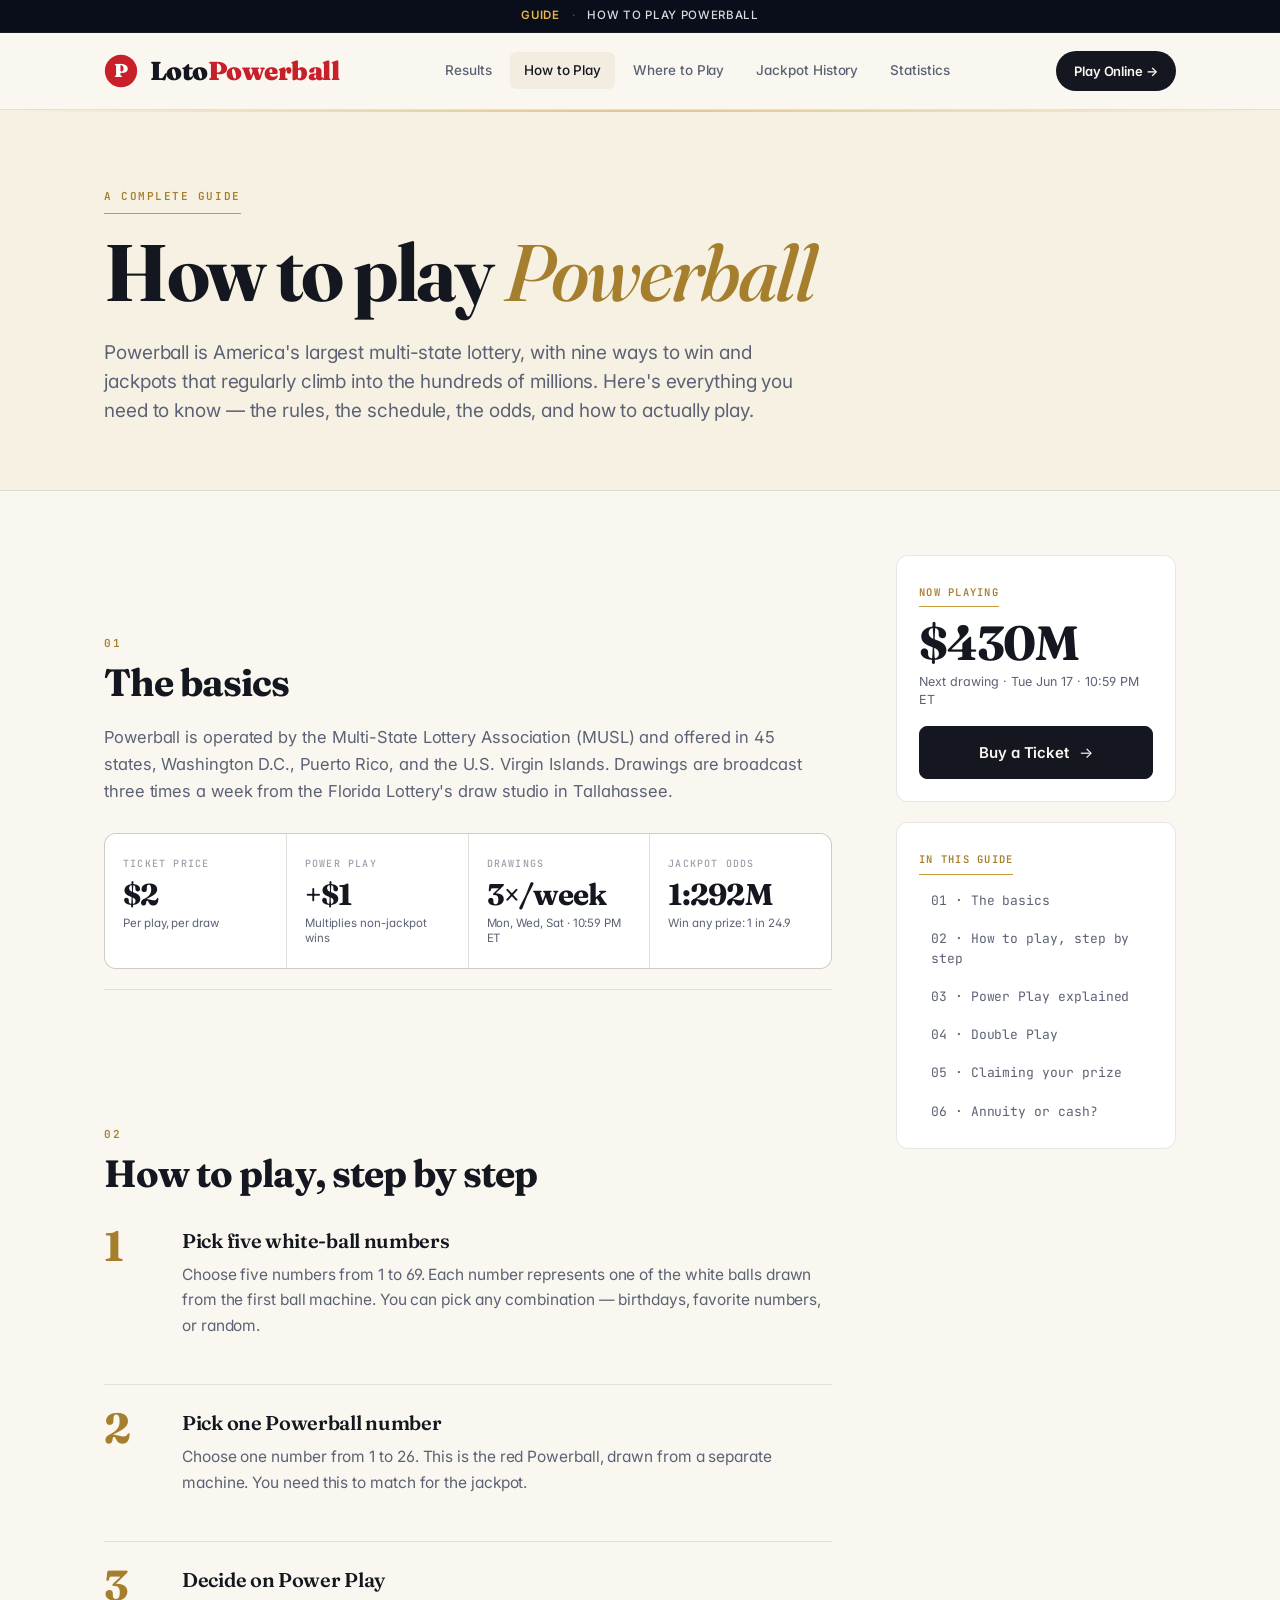
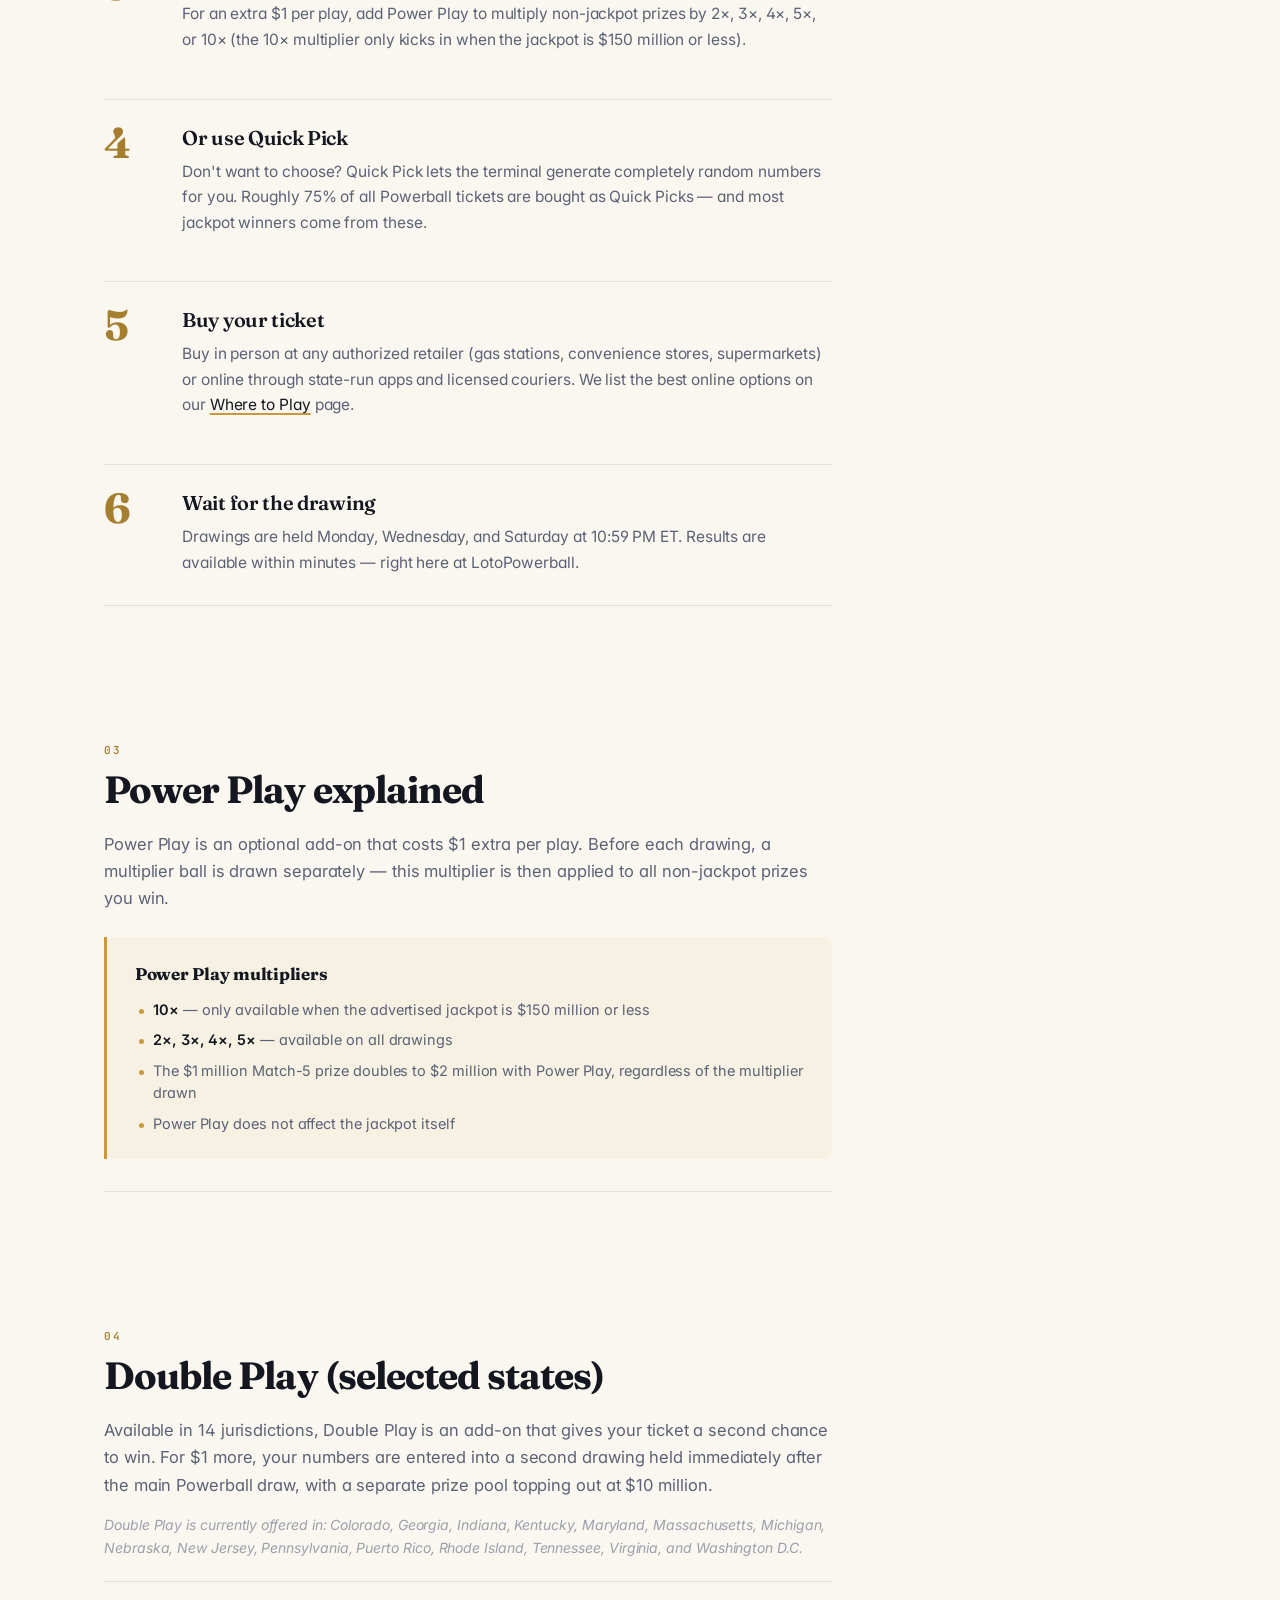
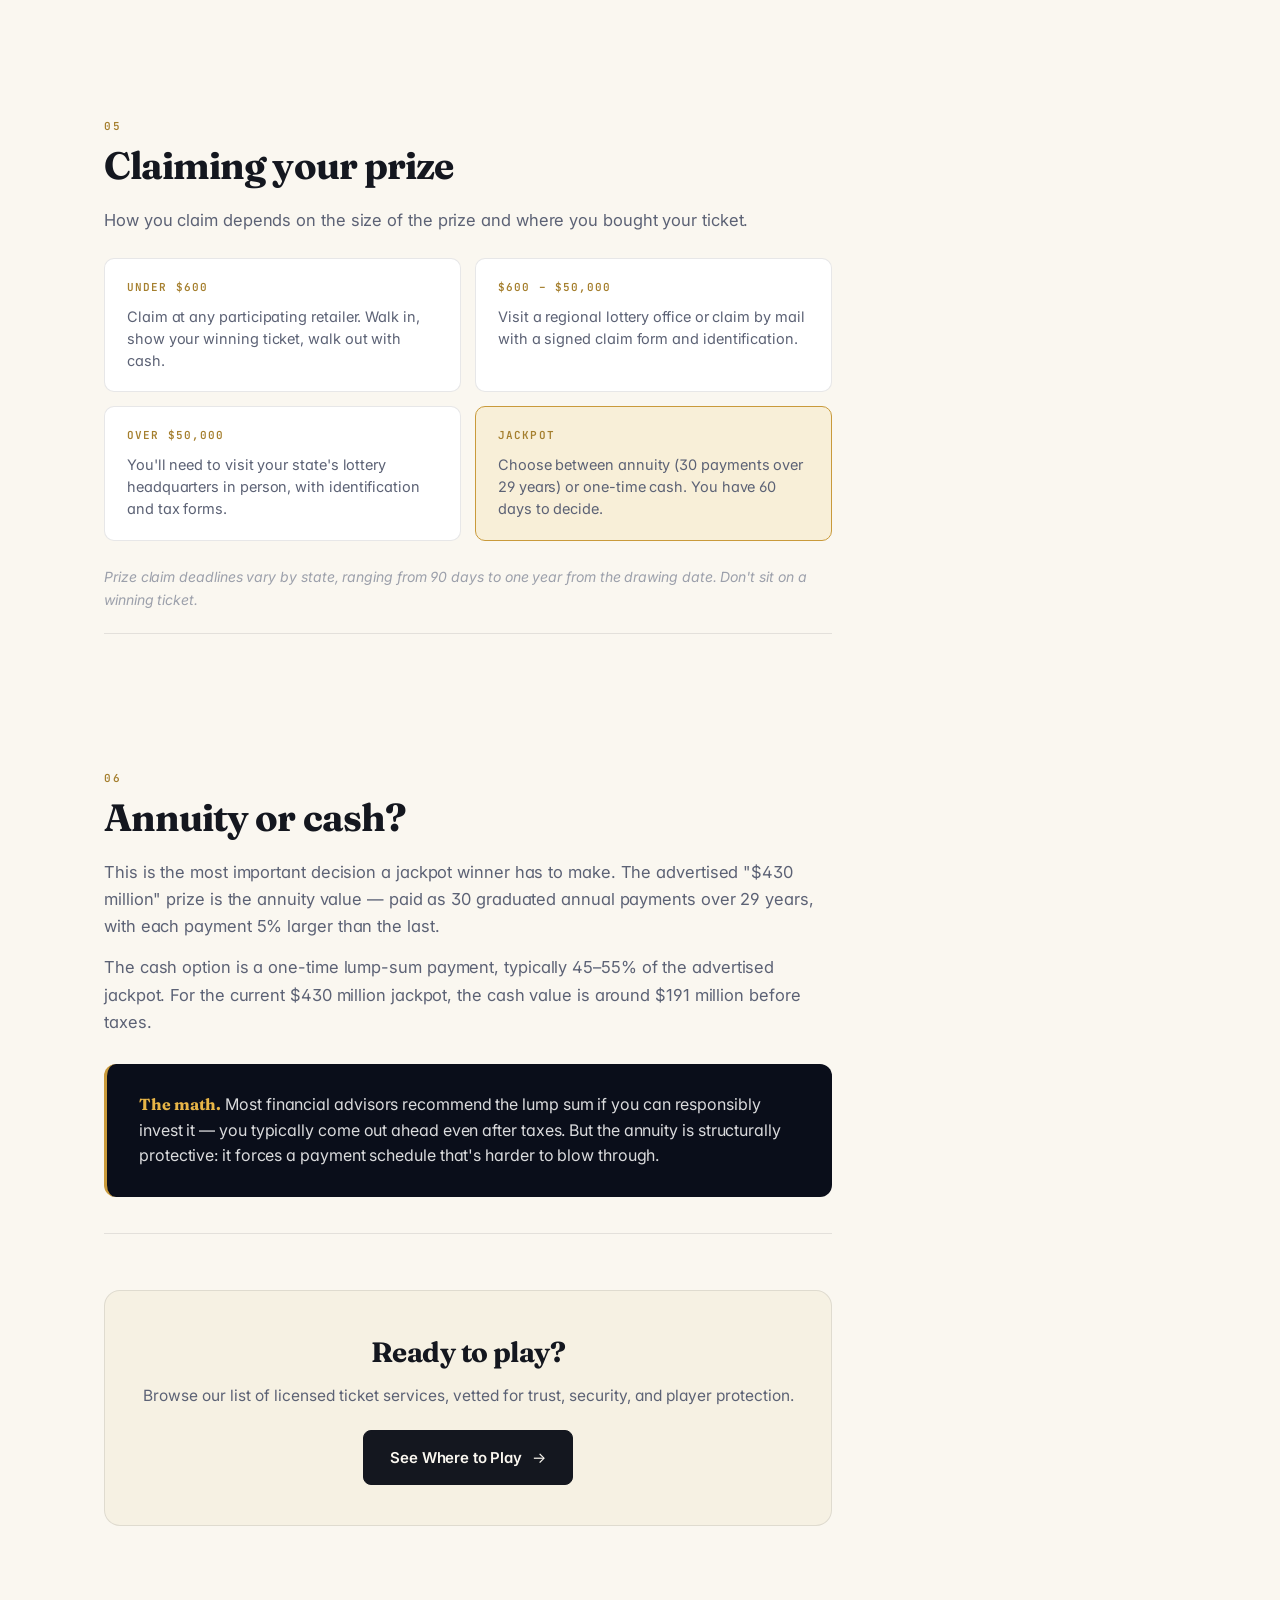
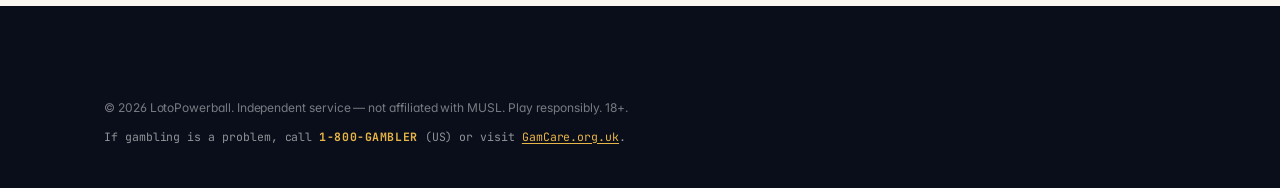
<file: pages/how-to-play.html>
<!DOCTYPE html>
<html lang="en">
<head>
<meta charset="UTF-8">
<meta name="viewport" content="width=device-width, initial-scale=1.0">
<title>How to Play Powerball — Rules, Odds & Drawing Schedule | LotoPowerball</title>
<meta name="description" content="Complete guide to playing US Powerball. Rules, ticket prices, drawing schedule, Power Play, Double Play, and how to claim winnings.">
<link rel="canonical" href="https://lotopowerball.com/pages/how-to-play.html">
<link rel="preconnect" href="https://fonts.googleapis.com">
<link rel="preconnect" href="https://fonts.gstatic.com" crossorigin>
<link href="https://fonts.googleapis.com/css2?family=Fraunces:opsz,wght@9..144,400;9..144,500;9..144,600;9..144,700;9..144,900&family=Inter:wght@400;500;600;700&family=JetBrains+Mono:wght@500;700&display=swap" rel="stylesheet">
<link rel="stylesheet" href="/css/style.css">
<link rel="stylesheet" href="/css/page.css">
<!-- Google tag (gtag.js) --> <script async src="https://www.googletagmanager.com/gtag/js?id=G-Z6PXX31PP6"></script> <script> window.dataLayer = window.dataLayer || []; function gtag(){dataLayer.push(arguments);} gtag('js', new Date()); gtag('config', 'G-Z6PXX31PP6'); </script>
</head>
<body>

<div class="top-bar">
  <div class="wrap">
    <span class="edition">Guide</span>
    <span class="sep">·</span>
    <span class="today">How to Play Powerball</span>
  </div>
</div>

<header class="site-header">
  <div class="wrap header-inner">
    <a href="/" class="brand">
      <span class="brand-mark" aria-hidden="true">
        <svg viewBox="0 0 40 40" width="34" height="34">
          <circle cx="20" cy="20" r="19" fill="#C8202B"/>
          <text x="20" y="27" font-family="Fraunces, serif" font-size="22" font-weight="900" fill="#fff" text-anchor="middle">P</text>
        </svg>
      </span>
      <span class="brand-name"><span class="brand-loto">Loto</span><span class="brand-power">Powerball</span></span>
    </a>
    <nav class="primary-nav">
      <a href="/">Results</a>
      <a href="/pages/how-to-play.html" class="active">How to Play</a>
      <a href="/pages/where-to-play.html">Where to Play</a>
      <a href="/pages/jackpot-history.html">Jackpot History</a>
      <a href="/pages/statistics.html">Statistics</a>
    </nav>
    <a href="/pages/where-to-play.html" class="nav-cta">Play Online &rarr;</a>
  </div>
</header>

<section class="page-hero">
  <div class="wrap">
    <span class="kicker">A Complete Guide</span>
    <h1 class="page-title">How to play <em>Powerball</em></h1>
    <p class="page-deck">Powerball is America's largest multi-state lottery, with nine ways to win and jackpots that regularly climb into the hundreds of millions. Here's everything you need to know &mdash; the rules, the schedule, the odds, and how to actually play.</p>
  </div>
</section>

<main class="article">
  <div class="wrap article-wrap">

    <article class="article-body">

      <section class="article-section">
        <span class="section-num">01</span>
        <h2>The basics</h2>
        <p>Powerball is operated by the Multi-State Lottery Association (MUSL) and offered in 45 states, Washington D.C., Puerto Rico, and the U.S. Virgin Islands. Drawings are broadcast three times a week from the Florida Lottery's draw studio in Tallahassee.</p>

        <div class="quick-facts">
          <div class="qf">
            <div class="qf-label">Ticket Price</div>
            <div class="qf-value">$2</div>
            <div class="qf-note">Per play, per draw</div>
          </div>
          <div class="qf">
            <div class="qf-label">Power Play</div>
            <div class="qf-value">+$1</div>
            <div class="qf-note">Multiplies non-jackpot wins</div>
          </div>
          <div class="qf">
            <div class="qf-label">Drawings</div>
            <div class="qf-value">3&times;/week</div>
            <div class="qf-note">Mon, Wed, Sat &middot; 10:59 PM ET</div>
          </div>
          <div class="qf">
            <div class="qf-label">Jackpot Odds</div>
            <div class="qf-value">1:292M</div>
            <div class="qf-note">Win any prize: 1 in 24.9</div>
          </div>
        </div>
      </section>

      <section class="article-section">
        <span class="section-num">02</span>
        <h2>How to play, step by step</h2>

        <ol class="step-list">
          <li class="step">
            <div class="step-num-large">1</div>
            <div class="step-body">
              <h3>Pick five white-ball numbers</h3>
              <p>Choose five numbers from 1 to 69. Each number represents one of the white balls drawn from the first ball machine. You can pick any combination &mdash; birthdays, favorite numbers, or random.</p>
            </div>
          </li>
          <li class="step">
            <div class="step-num-large">2</div>
            <div class="step-body">
              <h3>Pick one Powerball number</h3>
              <p>Choose one number from 1 to 26. This is the red Powerball, drawn from a separate machine. You need this to match for the jackpot.</p>
            </div>
          </li>
          <li class="step">
            <div class="step-num-large">3</div>
            <div class="step-body">
              <h3>Decide on Power Play</h3>
              <p>For an extra $1 per play, add Power Play to multiply non-jackpot prizes by 2&times;, 3&times;, 4&times;, 5&times;, or 10&times; (the 10&times; multiplier only kicks in when the jackpot is $150 million or less).</p>
            </div>
          </li>
          <li class="step">
            <div class="step-num-large">4</div>
            <div class="step-body">
              <h3>Or use Quick Pick</h3>
              <p>Don't want to choose? Quick Pick lets the terminal generate completely random numbers for you. Roughly 75% of all Powerball tickets are bought as Quick Picks &mdash; and most jackpot winners come from these.</p>
            </div>
          </li>
          <li class="step">
            <div class="step-num-large">5</div>
            <div class="step-body">
              <h3>Buy your ticket</h3>
              <p>Buy in person at any authorized retailer (gas stations, convenience stores, supermarkets) or online through state-run apps and licensed couriers. We list the best online options on our <a href="/pages/where-to-play.html">Where to Play</a> page.</p>
            </div>
          </li>
          <li class="step">
            <div class="step-num-large">6</div>
            <div class="step-body">
              <h3>Wait for the drawing</h3>
              <p>Drawings are held Monday, Wednesday, and Saturday at 10:59 PM ET. Results are available within minutes &mdash; right here at LotoPowerball.</p>
            </div>
          </li>
        </ol>
      </section>

      <section class="article-section">
        <span class="section-num">03</span>
        <h2>Power Play explained</h2>
        <p>Power Play is an optional add-on that costs $1 extra per play. Before each drawing, a multiplier ball is drawn separately &mdash; this multiplier is then applied to all non-jackpot prizes you win.</p>

        <div class="info-box">
          <h4>Power Play multipliers</h4>
          <ul class="info-list">
            <li><strong>10&times;</strong> &mdash; only available when the advertised jackpot is $150 million or less</li>
            <li><strong>2&times;, 3&times;, 4&times;, 5&times;</strong> &mdash; available on all drawings</li>
            <li>The $1 million Match-5 prize doubles to $2 million with Power Play, regardless of the multiplier drawn</li>
            <li>Power Play does not affect the jackpot itself</li>
          </ul>
        </div>
      </section>

      <section class="article-section">
        <span class="section-num">04</span>
        <h2>Double Play (selected states)</h2>
        <p>Available in 14 jurisdictions, Double Play is an add-on that gives your ticket a second chance to win. For $1 more, your numbers are entered into a second drawing held immediately after the main Powerball draw, with a separate prize pool topping out at $10 million.</p>
        <p class="muted">Double Play is currently offered in: Colorado, Georgia, Indiana, Kentucky, Maryland, Massachusetts, Michigan, Nebraska, New Jersey, Pennsylvania, Puerto Rico, Rhode Island, Tennessee, Virginia, and Washington D.C.</p>
      </section>

      <section class="article-section">
        <span class="section-num">05</span>
        <h2>Claiming your prize</h2>
        <p>How you claim depends on the size of the prize and where you bought your ticket.</p>

        <div class="claim-grid">
          <div class="claim-tier">
            <div class="claim-tier-label">Under $600</div>
            <p>Claim at any participating retailer. Walk in, show your winning ticket, walk out with cash.</p>
          </div>
          <div class="claim-tier">
            <div class="claim-tier-label">$600 &ndash; $50,000</div>
            <p>Visit a regional lottery office or claim by mail with a signed claim form and identification.</p>
          </div>
          <div class="claim-tier">
            <div class="claim-tier-label">Over $50,000</div>
            <p>You'll need to visit your state's lottery headquarters in person, with identification and tax forms.</p>
          </div>
          <div class="claim-tier claim-jackpot">
            <div class="claim-tier-label">Jackpot</div>
            <p>Choose between annuity (30 payments over 29 years) or one-time cash. You have 60 days to decide.</p>
          </div>
        </div>

        <p class="muted">Prize claim deadlines vary by state, ranging from 90 days to one year from the drawing date. Don't sit on a winning ticket.</p>
      </section>

      <section class="article-section">
        <span class="section-num">06</span>
        <h2>Annuity or cash?</h2>
        <p>This is the most important decision a jackpot winner has to make. The advertised "$430 million" prize is the annuity value &mdash; paid as 30 graduated annual payments over 29 years, with each payment 5% larger than the last.</p>
        <p>The cash option is a one-time lump-sum payment, typically 45&ndash;55% of the advertised jackpot. For the current $430 million jackpot, the cash value is around $191 million before taxes.</p>

        <div class="callout">
          <p><strong>The math.</strong> Most financial advisors recommend the lump sum if you can responsibly invest it &mdash; you typically come out ahead even after taxes. But the annuity is structurally protective: it forces a payment schedule that's harder to blow through.</p>
        </div>
      </section>

      <div class="cta-block">
        <h3>Ready to play?</h3>
        <p>Browse our list of licensed ticket services, vetted for trust, security, and player protection.</p>
        <a href="/pages/where-to-play.html" class="btn-primary">See Where to Play <span class="arr">&rarr;</span></a>
      </div>

    </article>

    <aside class="article-side">
      <div class="side-block">
        <span class="kicker">Now Playing</span>
        <div class="side-jackpot">$430M</div>
        <p class="side-sub">Next drawing &middot; Tue Jun 17 &middot; 10:59 PM ET</p>
        <a href="/pages/where-to-play.html" class="btn-primary btn-full">Buy a Ticket <span class="arr">&rarr;</span></a>
      </div>

      <div class="side-block">
        <span class="kicker">In this guide</span>
        <ul class="toc">
          <li><a href="#">01 &middot; The basics</a></li>
          <li><a href="#">02 &middot; How to play, step by step</a></li>
          <li><a href="#">03 &middot; Power Play explained</a></li>
          <li><a href="#">04 &middot; Double Play</a></li>
          <li><a href="#">05 &middot; Claiming your prize</a></li>
          <li><a href="#">06 &middot; Annuity or cash?</a></li>
        </ul>
      </div>
    </aside>

  </div>
</main>

<footer class="site-footer">
  <div class="wrap">
    <div class="footer-bottom">
      <p>&copy; 2026 LotoPowerball. Independent service &mdash; not affiliated with MUSL. Play responsibly. 18+.</p>
      <p class="responsible">If gambling is a problem, call <strong>1-800-GAMBLER</strong> (US) or visit <a href="https://www.gamcare.org.uk" rel="nofollow noopener" target="_blank">GamCare.org.uk</a>.</p>
    </div>
  </div>
</footer>

</body>
</html>
</file>
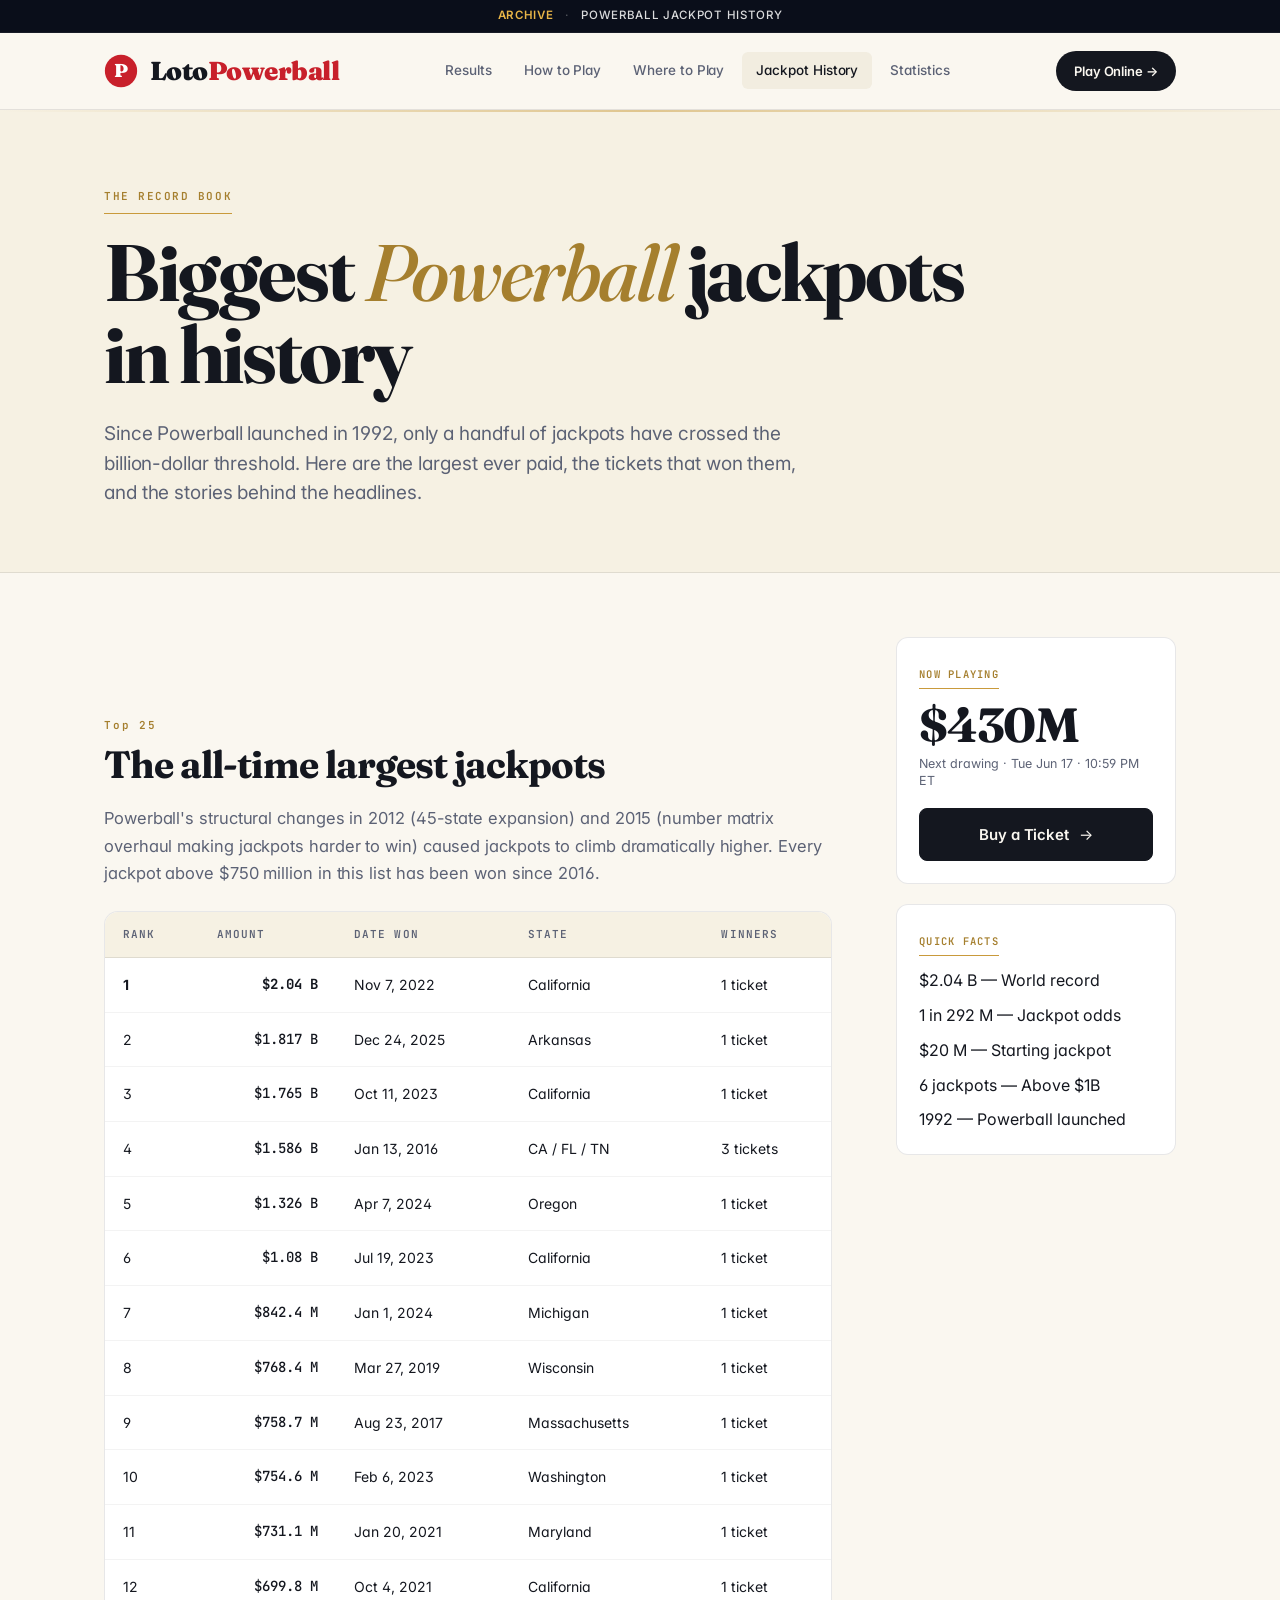
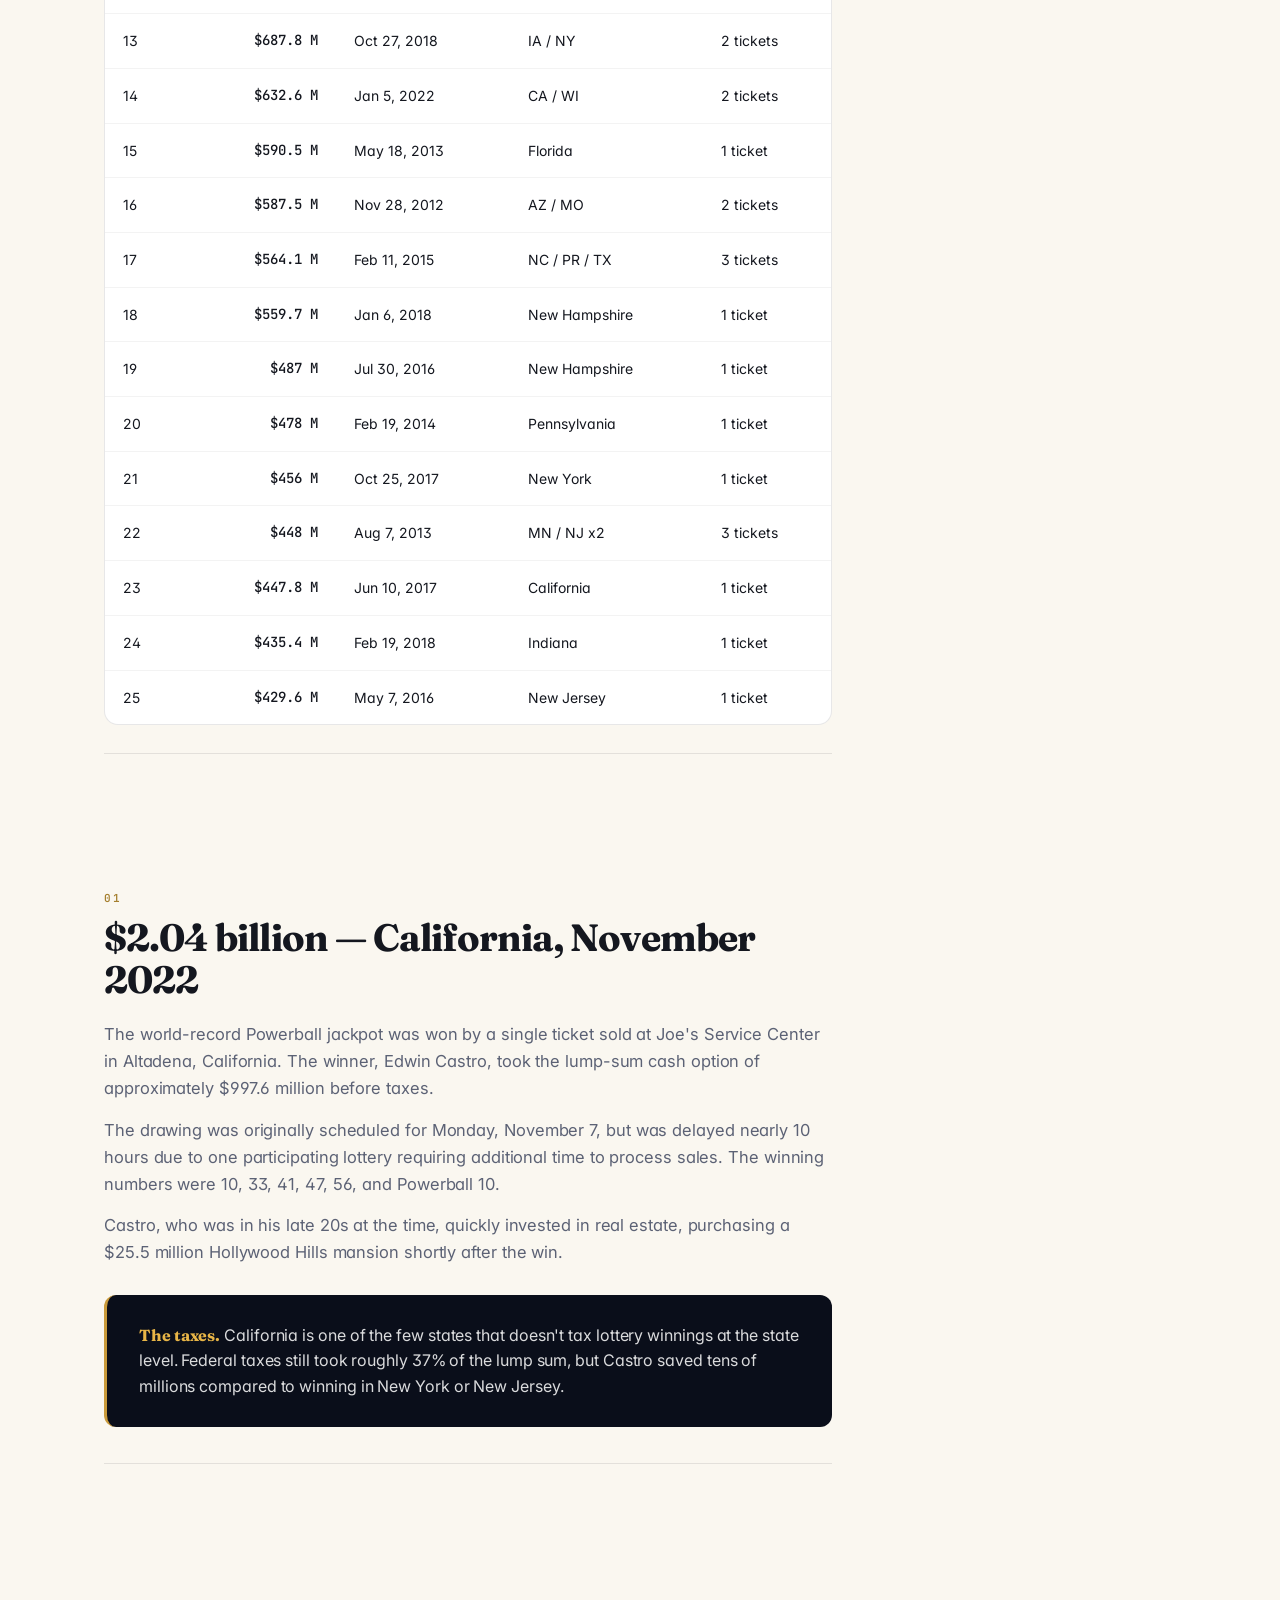
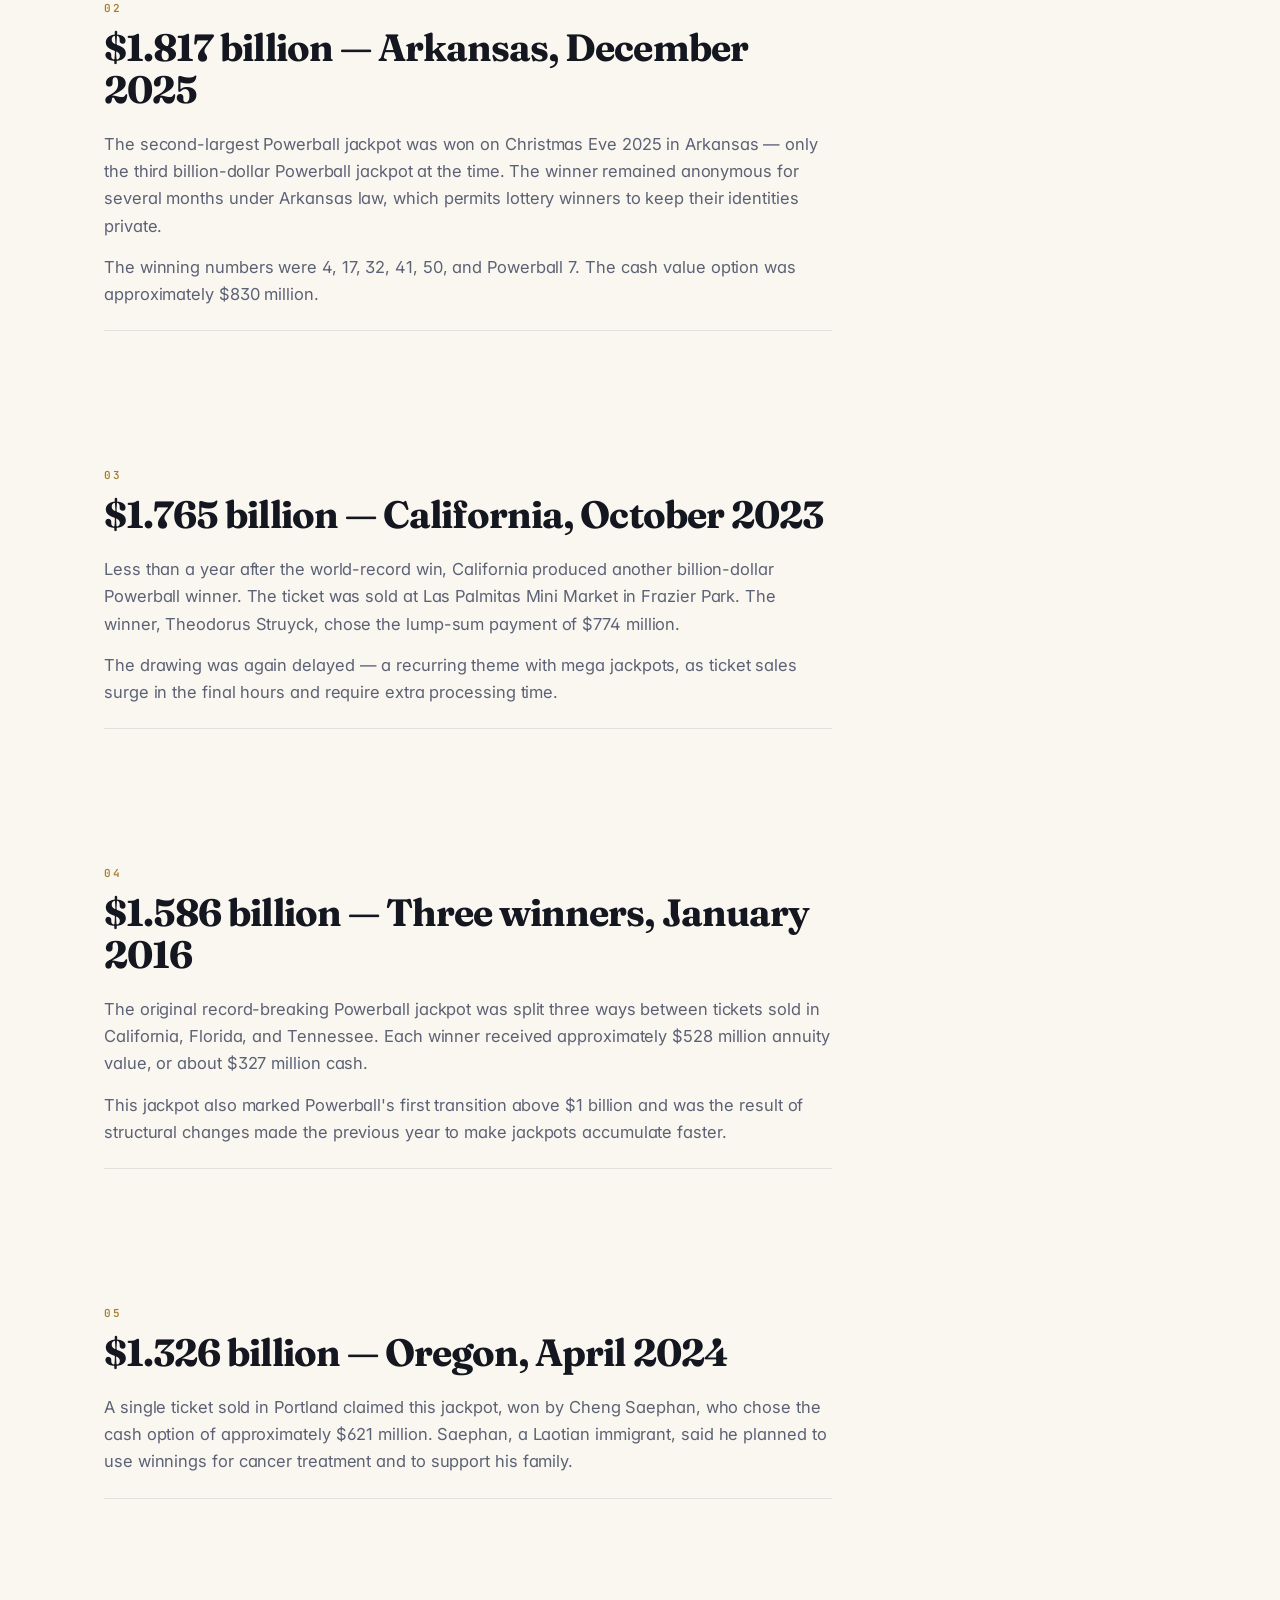
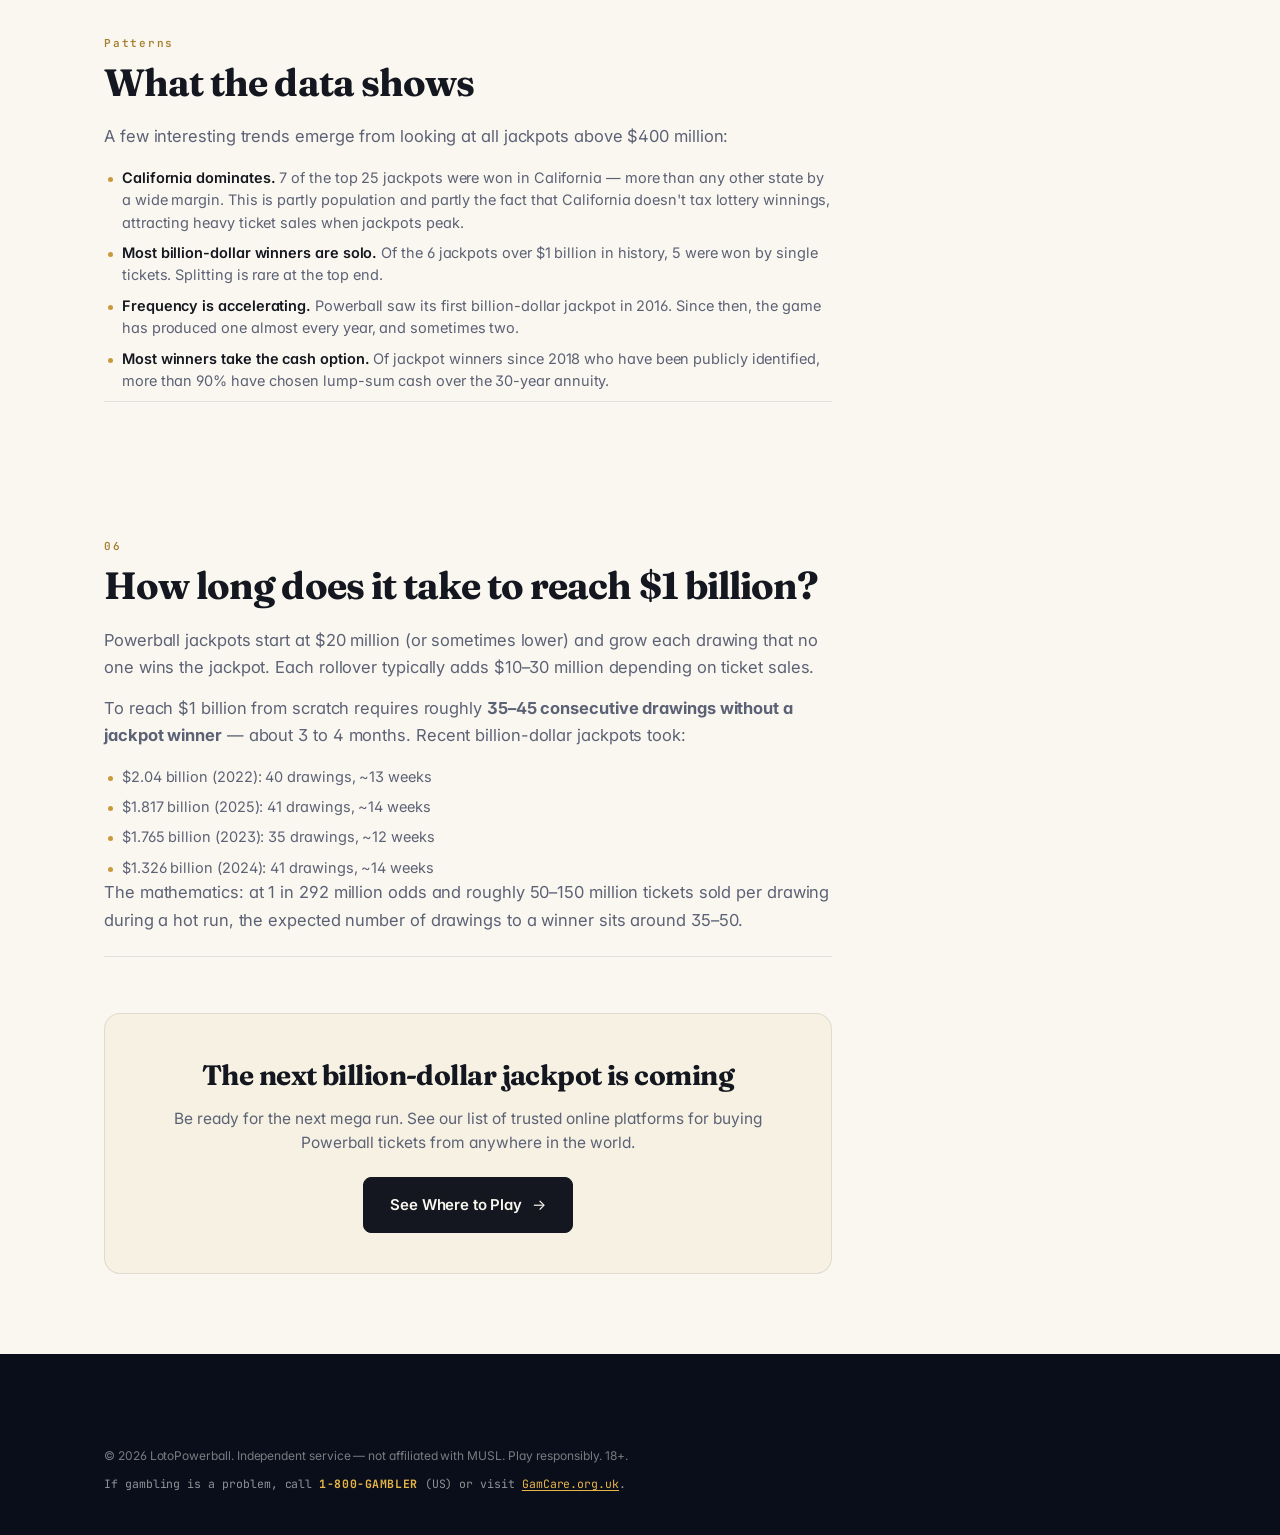
<file: pages/jackpot-history.html>
<!DOCTYPE html>
<html lang="en">
<head>
<meta charset="UTF-8">
<meta name="viewport" content="width=device-width, initial-scale=1.0">
<title>Biggest Powerball Jackpots in History — Top 25 Winners | LotoPowerball</title>
<meta name="description" content="Complete history of the biggest US Powerball jackpots ever won. From the record $2.04 billion in California to the $1.817 billion Arkansas win. Stories, dates, and winners.">
<meta name="keywords" content="biggest powerball jackpot, powerball jackpot history, largest lottery wins, powerball records, billion dollar jackpot">
<link rel="canonical" href="https://lotopowerball.com/pages/jackpot-history.html">

<meta property="og:title" content="Biggest Powerball Jackpots in History — Top 25 Winners">
<meta property="og:description" content="Complete history of the biggest US Powerball jackpots ever won.">
<meta property="og:type" content="article">
<meta property="og:url" content="https://lotopowerball.com/pages/jackpot-history.html">

<link rel="preconnect" href="https://fonts.googleapis.com">
<link rel="preconnect" href="https://fonts.gstatic.com" crossorigin>
<link href="https://fonts.googleapis.com/css2?family=Fraunces:opsz,wght@9..144,400;9..144,500;9..144,600;9..144,700;9..144,900&family=Inter:wght@400;500;600;700&family=JetBrains+Mono:wght@500;700&display=swap" rel="stylesheet">
<link rel="stylesheet" href="/css/style.css">
<link rel="stylesheet" href="/css/page.css">

<!-- Google Analytics 4 — paste your G-XXXXXXXXXX code here -->

</head>
<body>

<div class="top-bar">
  <div class="wrap">
    <span class="edition">Archive</span>
    <span class="sep">·</span>
    <span class="today">Powerball Jackpot History</span>
  </div>
</div>

<header class="site-header">
  <div class="wrap header-inner">
    <a href="/" class="brand">
      <span class="brand-mark" aria-hidden="true">
        <svg viewBox="0 0 40 40" width="34" height="34">
          <circle cx="20" cy="20" r="19" fill="#C8202B"/>
          <text x="20" y="27" font-family="Fraunces, serif" font-size="22" font-weight="900" fill="#fff" text-anchor="middle">P</text>
        </svg>
      </span>
      <span class="brand-name"><span class="brand-loto">Loto</span><span class="brand-power">Powerball</span></span>
    </a>
    <nav class="primary-nav">
      <a href="/">Results</a>
      <a href="/pages/how-to-play.html">How to Play</a>
      <a href="/pages/where-to-play.html">Where to Play</a>
      <a href="/pages/jackpot-history.html" class="active">Jackpot History</a>
      <a href="/pages/statistics.html">Statistics</a>
    </nav>
    <a href="/pages/where-to-play.html" class="nav-cta">Play Online &rarr;</a>
  </div>
</header>

<section class="page-hero">
  <div class="wrap">
    <span class="kicker">The Record Book</span>
    <h1 class="page-title">Biggest <em>Powerball</em> jackpots in history</h1>
    <p class="page-deck">Since Powerball launched in 1992, only a handful of jackpots have crossed the billion-dollar threshold. Here are the largest ever paid, the tickets that won them, and the stories behind the headlines.</p>
  </div>
</section>

<main class="article">
  <div class="wrap article-wrap">

    <article class="article-body">

      <section class="article-section">
        <span class="section-num">Top 25</span>
        <h2>The all-time largest jackpots</h2>
        <p>Powerball's structural changes in 2012 (45-state expansion) and 2015 (number matrix overhaul making jackpots harder to win) caused jackpots to climb dramatically higher. Every jackpot above $750 million in this list has been won since 2016.</p>

        <div class="table-wrap" style="margin-top: 24px;">
          <table class="data-table">
            <thead>
              <tr>
                <th>Rank</th>
                <th>Amount</th>
                <th>Date Won</th>
                <th>State</th>
                <th>Winners</th>
              </tr>
            </thead>
            <tbody>
              <tr><td><strong>1</strong></td><td class="num"><strong>$2.04 B</strong></td><td>Nov 7, 2022</td><td>California</td><td>1 ticket</td></tr>
              <tr><td>2</td><td class="num">$1.817 B</td><td>Dec 24, 2025</td><td>Arkansas</td><td>1 ticket</td></tr>
              <tr><td>3</td><td class="num">$1.765 B</td><td>Oct 11, 2023</td><td>California</td><td>1 ticket</td></tr>
              <tr><td>4</td><td class="num">$1.586 B</td><td>Jan 13, 2016</td><td>CA / FL / TN</td><td>3 tickets</td></tr>
              <tr><td>5</td><td class="num">$1.326 B</td><td>Apr 7, 2024</td><td>Oregon</td><td>1 ticket</td></tr>
              <tr><td>6</td><td class="num">$1.08 B</td><td>Jul 19, 2023</td><td>California</td><td>1 ticket</td></tr>
              <tr><td>7</td><td class="num">$842.4 M</td><td>Jan 1, 2024</td><td>Michigan</td><td>1 ticket</td></tr>
              <tr><td>8</td><td class="num">$768.4 M</td><td>Mar 27, 2019</td><td>Wisconsin</td><td>1 ticket</td></tr>
              <tr><td>9</td><td class="num">$758.7 M</td><td>Aug 23, 2017</td><td>Massachusetts</td><td>1 ticket</td></tr>
              <tr><td>10</td><td class="num">$754.6 M</td><td>Feb 6, 2023</td><td>Washington</td><td>1 ticket</td></tr>
              <tr><td>11</td><td class="num">$731.1 M</td><td>Jan 20, 2021</td><td>Maryland</td><td>1 ticket</td></tr>
              <tr><td>12</td><td class="num">$699.8 M</td><td>Oct 4, 2021</td><td>California</td><td>1 ticket</td></tr>
              <tr><td>13</td><td class="num">$687.8 M</td><td>Oct 27, 2018</td><td>IA / NY</td><td>2 tickets</td></tr>
              <tr><td>14</td><td class="num">$632.6 M</td><td>Jan 5, 2022</td><td>CA / WI</td><td>2 tickets</td></tr>
              <tr><td>15</td><td class="num">$590.5 M</td><td>May 18, 2013</td><td>Florida</td><td>1 ticket</td></tr>
              <tr><td>16</td><td class="num">$587.5 M</td><td>Nov 28, 2012</td><td>AZ / MO</td><td>2 tickets</td></tr>
              <tr><td>17</td><td class="num">$564.1 M</td><td>Feb 11, 2015</td><td>NC / PR / TX</td><td>3 tickets</td></tr>
              <tr><td>18</td><td class="num">$559.7 M</td><td>Jan 6, 2018</td><td>New Hampshire</td><td>1 ticket</td></tr>
              <tr><td>19</td><td class="num">$487 M</td><td>Jul 30, 2016</td><td>New Hampshire</td><td>1 ticket</td></tr>
              <tr><td>20</td><td class="num">$478 M</td><td>Feb 19, 2014</td><td>Pennsylvania</td><td>1 ticket</td></tr>
              <tr><td>21</td><td class="num">$456 M</td><td>Oct 25, 2017</td><td>New York</td><td>1 ticket</td></tr>
              <tr><td>22</td><td class="num">$448 M</td><td>Aug 7, 2013</td><td>MN / NJ x2</td><td>3 tickets</td></tr>
              <tr><td>23</td><td class="num">$447.8 M</td><td>Jun 10, 2017</td><td>California</td><td>1 ticket</td></tr>
              <tr><td>24</td><td class="num">$435.4 M</td><td>Feb 19, 2018</td><td>Indiana</td><td>1 ticket</td></tr>
              <tr><td>25</td><td class="num">$429.6 M</td><td>May 7, 2016</td><td>New Jersey</td><td>1 ticket</td></tr>
            </tbody>
          </table>
        </div>
      </section>

      <section class="article-section">
        <span class="section-num">01</span>
        <h2>$2.04 billion — California, November 2022</h2>
        <p>The world-record Powerball jackpot was won by a single ticket sold at Joe's Service Center in Altadena, California. The winner, Edwin Castro, took the lump-sum cash option of approximately $997.6 million before taxes.</p>
        <p>The drawing was originally scheduled for Monday, November 7, but was delayed nearly 10 hours due to one participating lottery requiring additional time to process sales. The winning numbers were 10, 33, 41, 47, 56, and Powerball 10.</p>
        <p>Castro, who was in his late 20s at the time, quickly invested in real estate, purchasing a $25.5 million Hollywood Hills mansion shortly after the win.</p>
        <div class="callout">
          <p><strong>The taxes.</strong> California is one of the few states that doesn't tax lottery winnings at the state level. Federal taxes still took roughly 37% of the lump sum, but Castro saved tens of millions compared to winning in New York or New Jersey.</p>
        </div>
      </section>

      <section class="article-section">
        <span class="section-num">02</span>
        <h2>$1.817 billion — Arkansas, December 2025</h2>
        <p>The second-largest Powerball jackpot was won on Christmas Eve 2025 in Arkansas — only the third billion-dollar Powerball jackpot at the time. The winner remained anonymous for several months under Arkansas law, which permits lottery winners to keep their identities private.</p>
        <p>The winning numbers were 4, 17, 32, 41, 50, and Powerball 7. The cash value option was approximately $830 million.</p>
      </section>

      <section class="article-section">
        <span class="section-num">03</span>
        <h2>$1.765 billion — California, October 2023</h2>
        <p>Less than a year after the world-record win, California produced another billion-dollar Powerball winner. The ticket was sold at Las Palmitas Mini Market in Frazier Park. The winner, Theodorus Struyck, chose the lump-sum payment of $774 million.</p>
        <p>The drawing was again delayed — a recurring theme with mega jackpots, as ticket sales surge in the final hours and require extra processing time.</p>
      </section>

      <section class="article-section">
        <span class="section-num">04</span>
        <h2>$1.586 billion — Three winners, January 2016</h2>
        <p>The original record-breaking Powerball jackpot was split three ways between tickets sold in California, Florida, and Tennessee. Each winner received approximately $528 million annuity value, or about $327 million cash.</p>
        <p>This jackpot also marked Powerball's first transition above $1 billion and was the result of structural changes made the previous year to make jackpots accumulate faster.</p>
      </section>

      <section class="article-section">
        <span class="section-num">05</span>
        <h2>$1.326 billion — Oregon, April 2024</h2>
        <p>A single ticket sold in Portland claimed this jackpot, won by Cheng Saephan, who chose the cash option of approximately $621 million. Saephan, a Laotian immigrant, said he planned to use winnings for cancer treatment and to support his family.</p>
      </section>

      <section class="article-section">
        <span class="section-num">Patterns</span>
        <h2>What the data shows</h2>
        <p>A few interesting trends emerge from looking at all jackpots above $400 million:</p>
        <ul class="info-list" style="margin-top: 16px;">
          <li><strong>California dominates.</strong> 7 of the top 25 jackpots were won in California — more than any other state by a wide margin. This is partly population and partly the fact that California doesn't tax lottery winnings, attracting heavy ticket sales when jackpots peak.</li>
          <li><strong>Most billion-dollar winners are solo.</strong> Of the 6 jackpots over $1 billion in history, 5 were won by single tickets. Splitting is rare at the top end.</li>
          <li><strong>Frequency is accelerating.</strong> Powerball saw its first billion-dollar jackpot in 2016. Since then, the game has produced one almost every year, and sometimes two.</li>
          <li><strong>Most winners take the cash option.</strong> Of jackpot winners since 2018 who have been publicly identified, more than 90% have chosen lump-sum cash over the 30-year annuity.</li>
        </ul>
      </section>

      <section class="article-section">
        <span class="section-num">06</span>
        <h2>How long does it take to reach $1 billion?</h2>
        <p>Powerball jackpots start at $20 million (or sometimes lower) and grow each drawing that no one wins the jackpot. Each rollover typically adds $10–30 million depending on ticket sales.</p>
        <p>To reach $1 billion from scratch requires roughly <strong>35–45 consecutive drawings without a jackpot winner</strong> — about 3 to 4 months. Recent billion-dollar jackpots took:</p>
        <ul class="info-list" style="margin-top: 16px;">
          <li>$2.04 billion (2022): 40 drawings, ~13 weeks</li>
          <li>$1.817 billion (2025): 41 drawings, ~14 weeks</li>
          <li>$1.765 billion (2023): 35 drawings, ~12 weeks</li>
          <li>$1.326 billion (2024): 41 drawings, ~14 weeks</li>
        </ul>
        <p>The mathematics: at 1 in 292 million odds and roughly 50–150 million tickets sold per drawing during a hot run, the expected number of drawings to a winner sits around 35–50.</p>
      </section>

      <div class="cta-block">
        <h3>The next billion-dollar jackpot is coming</h3>
        <p>Be ready for the next mega run. See our list of trusted online platforms for buying Powerball tickets from anywhere in the world.</p>
        <a href="/pages/where-to-play.html" class="btn-primary">See Where to Play <span class="arr">&rarr;</span></a>
      </div>

    </article>

    <aside class="article-side">
      <div class="side-block">
        <span class="kicker">Now Playing</span>
        <div class="side-jackpot">$430M</div>
        <p class="side-sub">Next drawing &middot; Tue Jun 17 &middot; 10:59 PM ET</p>
        <a href="/pages/where-to-play.html" class="btn-primary btn-full">Buy a Ticket <span class="arr">&rarr;</span></a>
      </div>

      <div class="side-block">
        <span class="kicker">Quick Facts</span>
        <ul class="toc">
          <li>$2.04 B — World record</li>
          <li>1 in 292 M — Jackpot odds</li>
          <li>$20 M — Starting jackpot</li>
          <li>6 jackpots — Above $1B</li>
          <li>1992 — Powerball launched</li>
        </ul>
      </div>
    </aside>

  </div>
</main>

<footer class="site-footer">
  <div class="wrap">
    <div class="footer-bottom">
      <p>&copy; 2026 LotoPowerball. Independent service &mdash; not affiliated with MUSL. Play responsibly. 18+.</p>
      <p class="responsible">If gambling is a problem, call <strong>1-800-GAMBLER</strong> (US) or visit <a href="https://www.gamcare.org.uk" rel="nofollow noopener" target="_blank">GamCare.org.uk</a>.</p>
    </div>
  </div>
</footer>

</body>
</html>
</file>
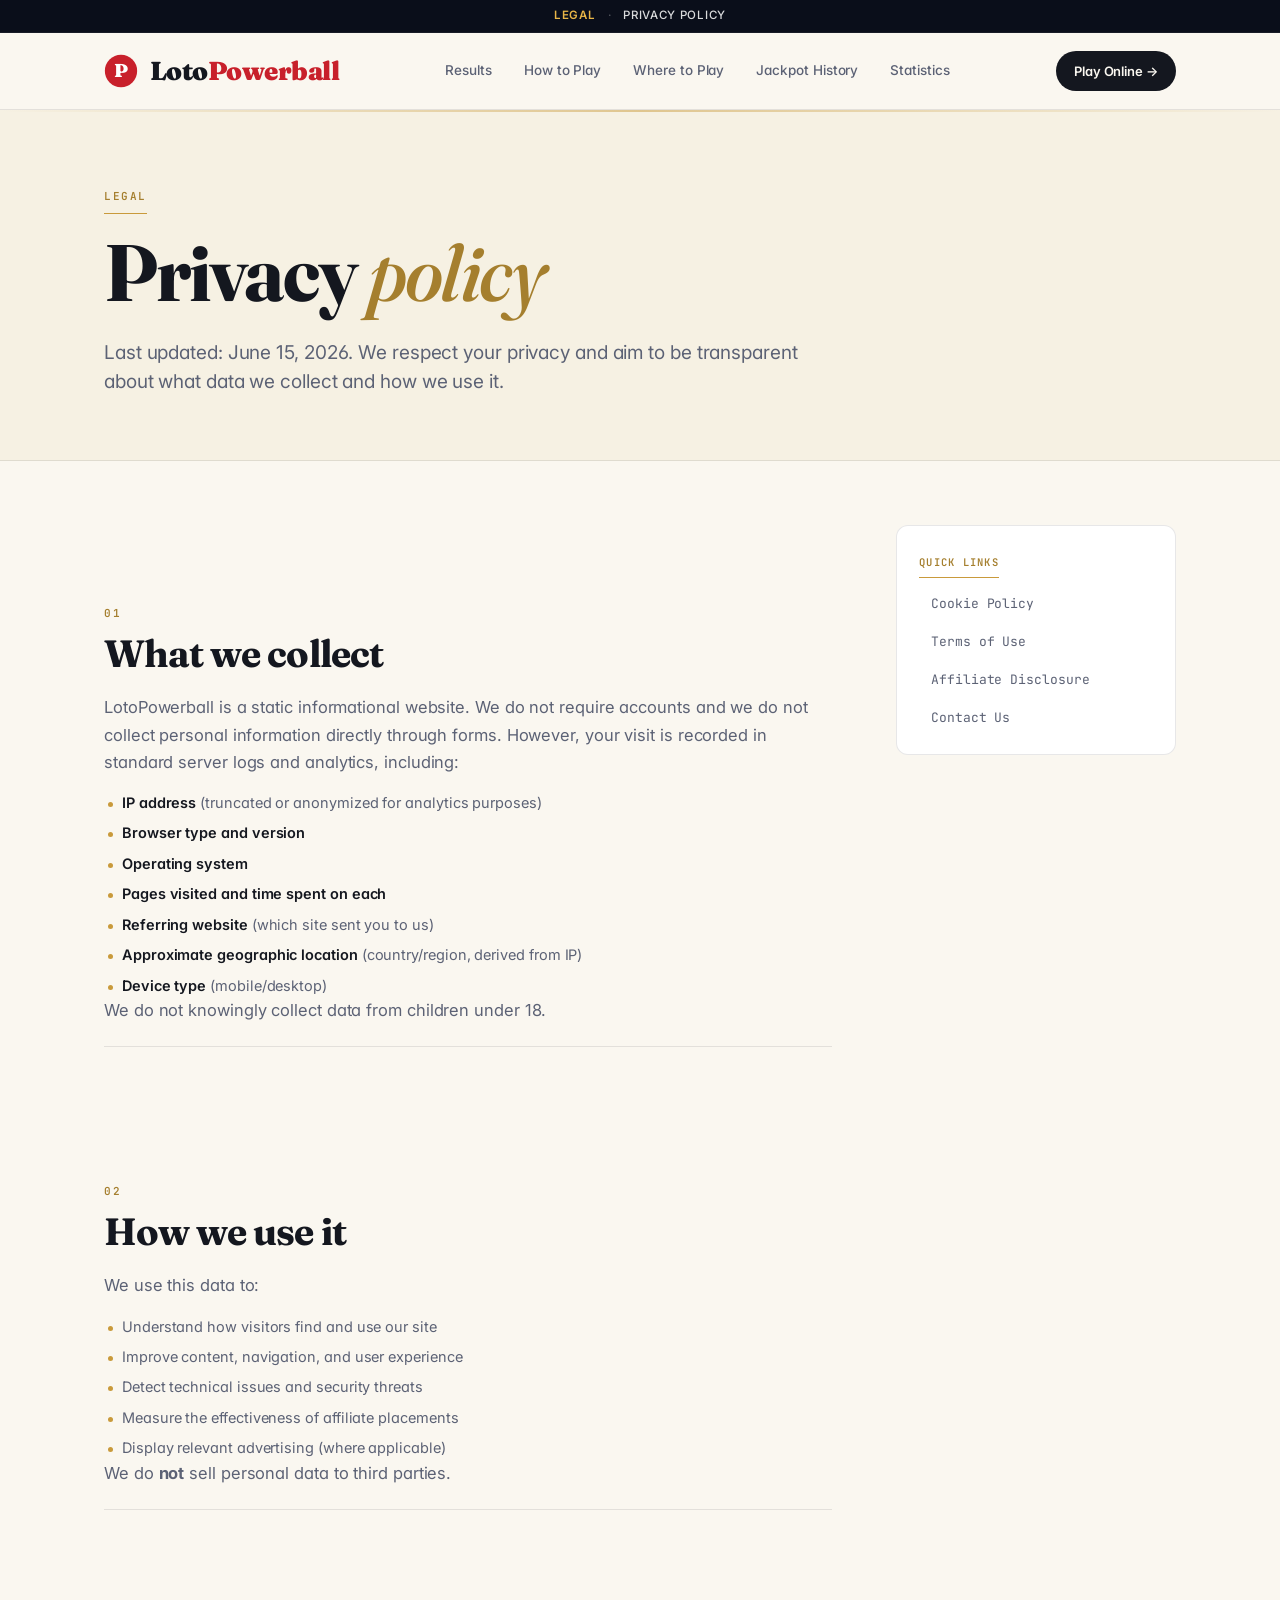
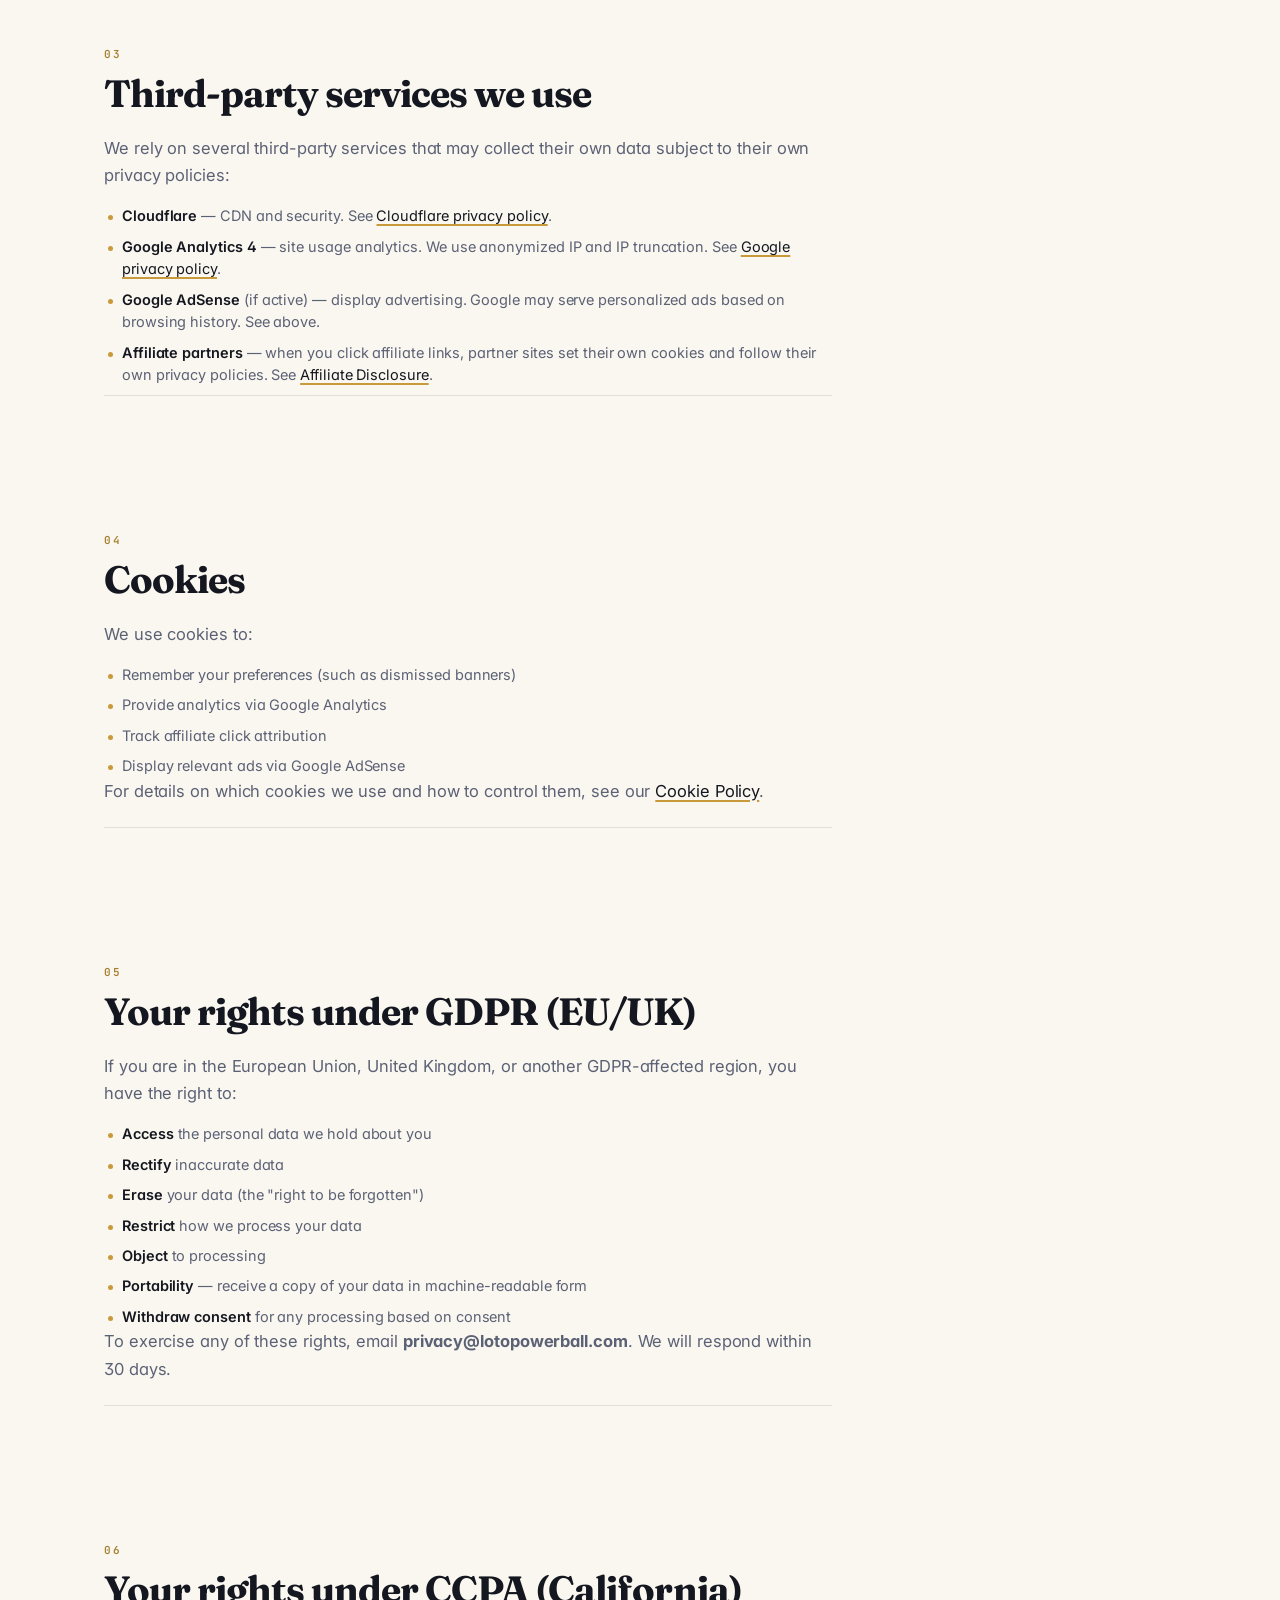
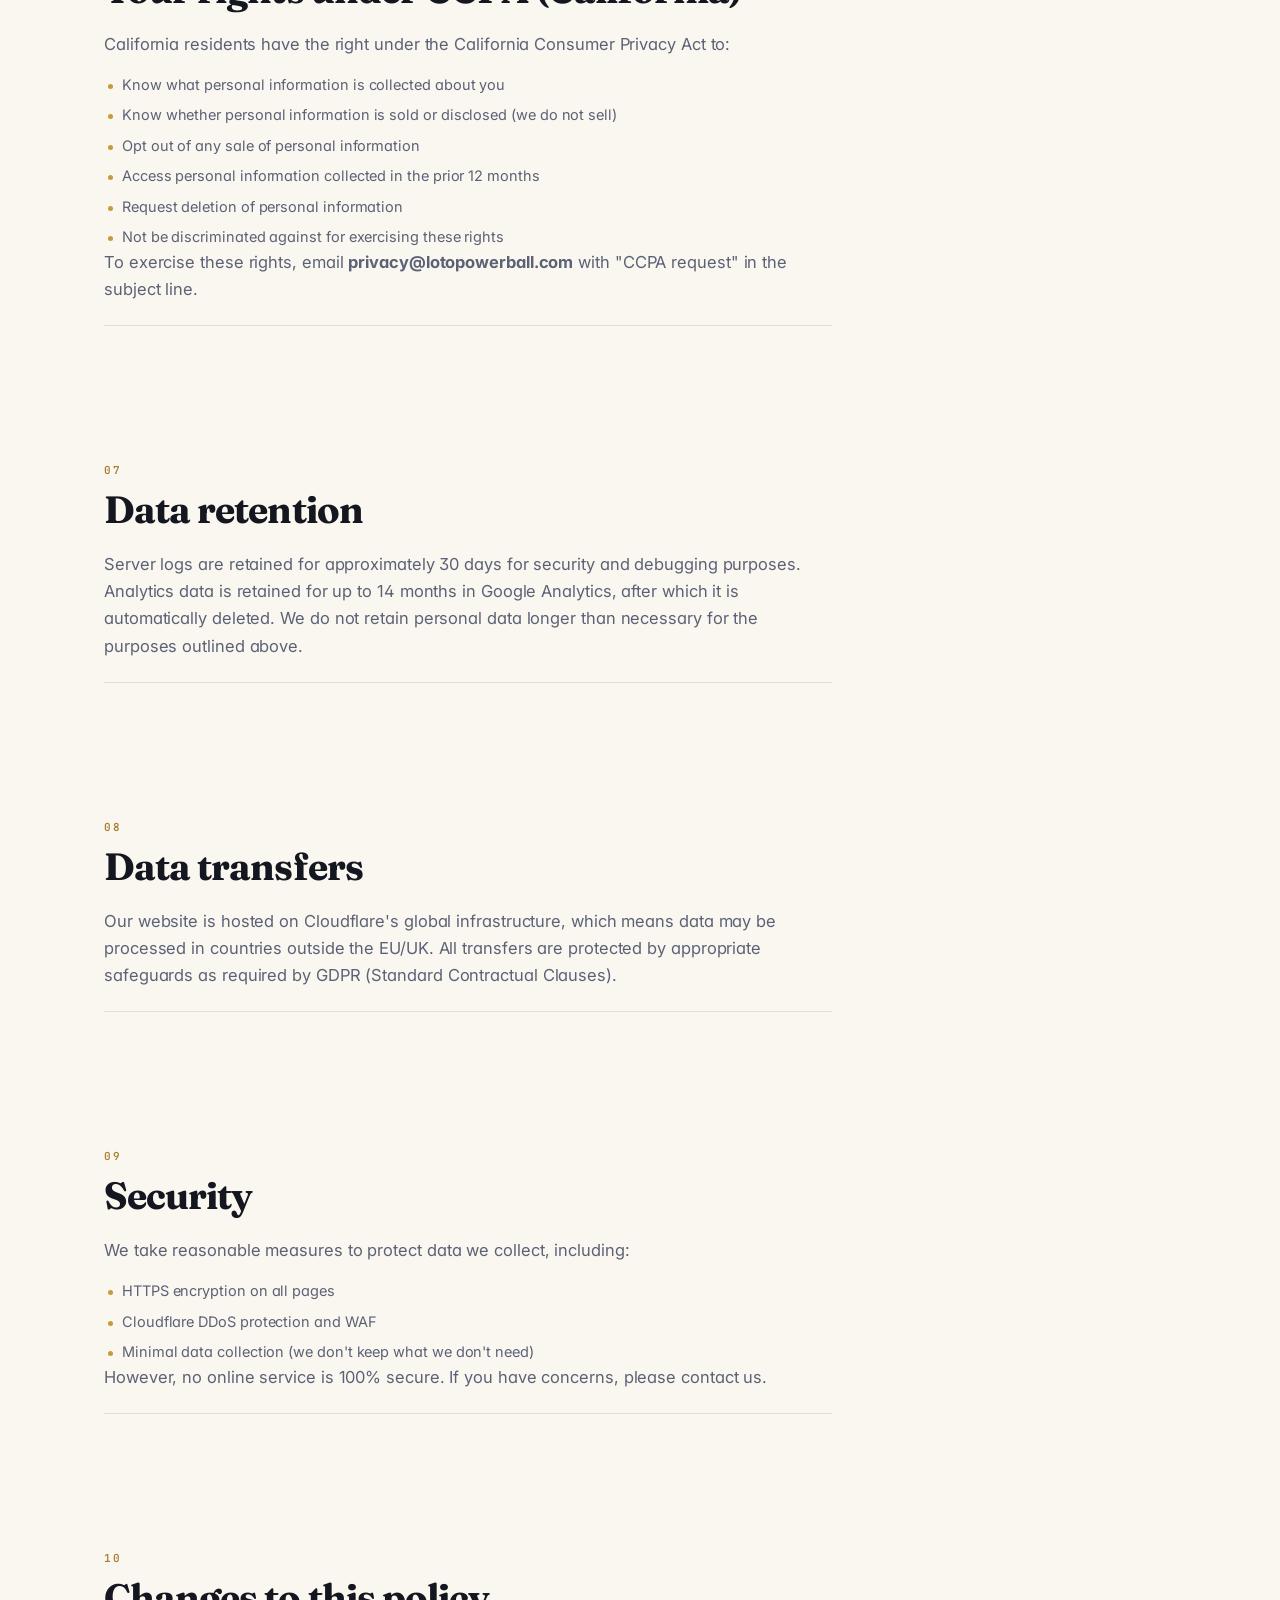
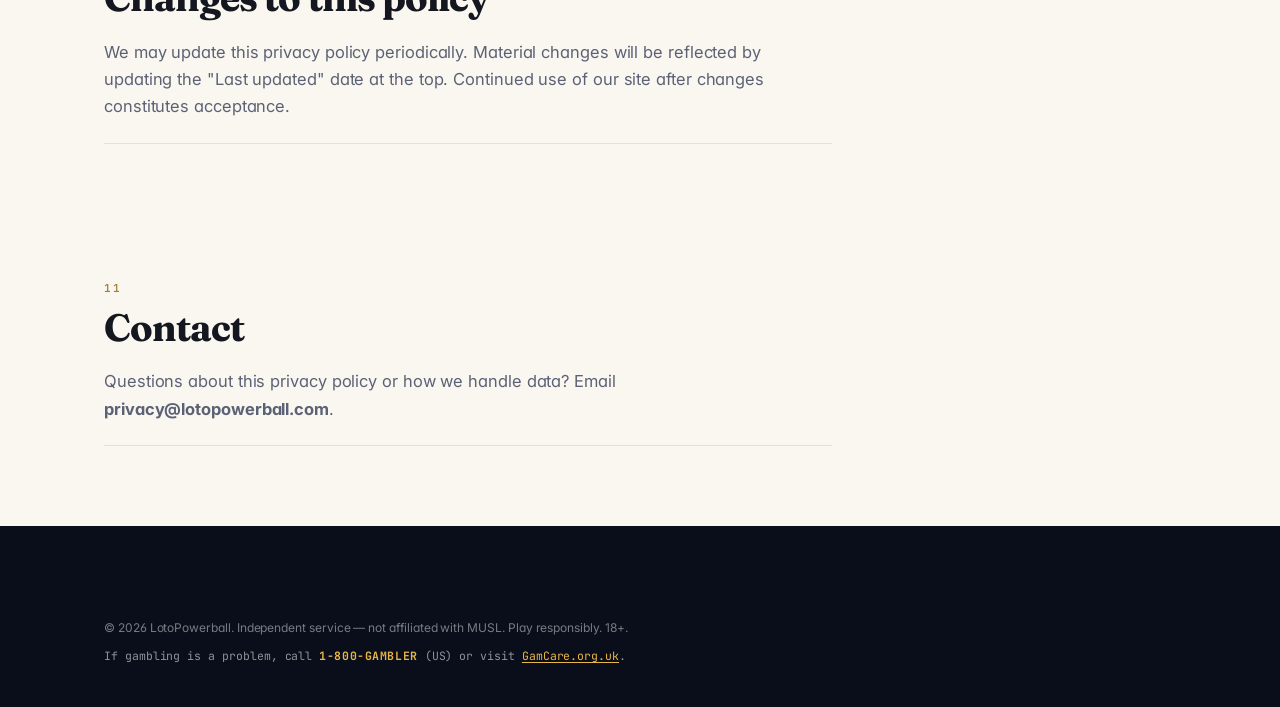
<file: pages/privacy.html>
<!DOCTYPE html>
<html lang="en">
<head>
<meta charset="UTF-8">
<meta name="viewport" content="width=device-width, initial-scale=1.0">
<title>Privacy Policy — LotoPowerball</title>
<meta name="description" content="LotoPowerball privacy policy. What data we collect, how we use it, your rights under GDPR and CCPA, and how to contact us.">
<link rel="canonical" href="https://lotopowerball.com/pages/privacy.html">
<link rel="preconnect" href="https://fonts.googleapis.com">
<link rel="preconnect" href="https://fonts.gstatic.com" crossorigin>
<link href="https://fonts.googleapis.com/css2?family=Fraunces:opsz,wght@9..144,400;9..144,500;9..144,600;9..144,700;9..144,900&family=Inter:wght@400;500;600;700&family=JetBrains+Mono:wght@500;700&display=swap" rel="stylesheet">
<link rel="stylesheet" href="/css/style.css">
<link rel="stylesheet" href="/css/page.css">
<!-- Google Analytics 4 — paste your G-XXXXXXXXXX code here -->
</head>
<body>

<div class="top-bar">
  <div class="wrap">
    <span class="edition">Legal</span>
    <span class="sep">·</span>
    <span class="today">Privacy Policy</span>
  </div>
</div>

<header class="site-header">
  <div class="wrap header-inner">
    <a href="/" class="brand">
      <span class="brand-mark" aria-hidden="true">
        <svg viewBox="0 0 40 40" width="34" height="34"><circle cx="20" cy="20" r="19" fill="#C8202B"/><text x="20" y="27" font-family="Fraunces, serif" font-size="22" font-weight="900" fill="#fff" text-anchor="middle">P</text></svg>
      </span>
      <span class="brand-name"><span class="brand-loto">Loto</span><span class="brand-power">Powerball</span></span>
    </a>
    <nav class="primary-nav">
      <a href="/">Results</a>
      <a href="/pages/how-to-play.html">How to Play</a>
      <a href="/pages/where-to-play.html">Where to Play</a>
      <a href="/pages/jackpot-history.html">Jackpot History</a>
      <a href="/pages/statistics.html">Statistics</a>
    </nav>
    <a href="/pages/where-to-play.html" class="nav-cta">Play Online &rarr;</a>
  </div>
</header>

<section class="page-hero">
  <div class="wrap">
    <span class="kicker">Legal</span>
    <h1 class="page-title">Privacy <em>policy</em></h1>
    <p class="page-deck">Last updated: June 15, 2026. We respect your privacy and aim to be transparent about what data we collect and how we use it.</p>
  </div>
</section>

<main class="article">
  <div class="wrap article-wrap">
    <article class="article-body">

      <section class="article-section">
        <span class="section-num">01</span>
        <h2>What we collect</h2>
        <p>LotoPowerball is a static informational website. We do not require accounts and we do not collect personal information directly through forms. However, your visit is recorded in standard server logs and analytics, including:</p>
        <ul class="info-list" style="margin-top: 16px;">
          <li><strong>IP address</strong> (truncated or anonymized for analytics purposes)</li>
          <li><strong>Browser type and version</strong></li>
          <li><strong>Operating system</strong></li>
          <li><strong>Pages visited and time spent on each</strong></li>
          <li><strong>Referring website</strong> (which site sent you to us)</li>
          <li><strong>Approximate geographic location</strong> (country/region, derived from IP)</li>
          <li><strong>Device type</strong> (mobile/desktop)</li>
        </ul>
        <p>We do not knowingly collect data from children under 18.</p>
      </section>

      <section class="article-section">
        <span class="section-num">02</span>
        <h2>How we use it</h2>
        <p>We use this data to:</p>
        <ul class="info-list" style="margin-top: 16px;">
          <li>Understand how visitors find and use our site</li>
          <li>Improve content, navigation, and user experience</li>
          <li>Detect technical issues and security threats</li>
          <li>Measure the effectiveness of affiliate placements</li>
          <li>Display relevant advertising (where applicable)</li>
        </ul>
        <p>We do <strong>not</strong> sell personal data to third parties.</p>
      </section>

      <section class="article-section">
        <span class="section-num">03</span>
        <h2>Third-party services we use</h2>
        <p>We rely on several third-party services that may collect their own data subject to their own privacy policies:</p>
        <ul class="info-list" style="margin-top: 16px;">
          <li><strong>Cloudflare</strong> &mdash; CDN and security. See <a href="https://www.cloudflare.com/privacypolicy/" rel="nofollow noopener" target="_blank">Cloudflare privacy policy</a>.</li>
          <li><strong>Google Analytics 4</strong> &mdash; site usage analytics. We use anonymized IP and IP truncation. See <a href="https://policies.google.com/privacy" rel="nofollow noopener" target="_blank">Google privacy policy</a>.</li>
          <li><strong>Google AdSense</strong> (if active) &mdash; display advertising. Google may serve personalized ads based on browsing history. See above.</li>
          <li><strong>Affiliate partners</strong> &mdash; when you click affiliate links, partner sites set their own cookies and follow their own privacy policies. See <a href="/pages/affiliate-disclosure.html">Affiliate Disclosure</a>.</li>
        </ul>
      </section>

      <section class="article-section">
        <span class="section-num">04</span>
        <h2>Cookies</h2>
        <p>We use cookies to:</p>
        <ul class="info-list" style="margin-top: 16px;">
          <li>Remember your preferences (such as dismissed banners)</li>
          <li>Provide analytics via Google Analytics</li>
          <li>Track affiliate click attribution</li>
          <li>Display relevant ads via Google AdSense</li>
        </ul>
        <p>For details on which cookies we use and how to control them, see our <a href="/pages/cookies.html">Cookie Policy</a>.</p>
      </section>

      <section class="article-section">
        <span class="section-num">05</span>
        <h2>Your rights under GDPR (EU/UK)</h2>
        <p>If you are in the European Union, United Kingdom, or another GDPR-affected region, you have the right to:</p>
        <ul class="info-list" style="margin-top: 16px;">
          <li><strong>Access</strong> the personal data we hold about you</li>
          <li><strong>Rectify</strong> inaccurate data</li>
          <li><strong>Erase</strong> your data (the "right to be forgotten")</li>
          <li><strong>Restrict</strong> how we process your data</li>
          <li><strong>Object</strong> to processing</li>
          <li><strong>Portability</strong> &mdash; receive a copy of your data in machine-readable form</li>
          <li><strong>Withdraw consent</strong> for any processing based on consent</li>
        </ul>
        <p>To exercise any of these rights, email <strong>privacy@lotopowerball.com</strong>. We will respond within 30 days.</p>
      </section>

      <section class="article-section">
        <span class="section-num">06</span>
        <h2>Your rights under CCPA (California)</h2>
        <p>California residents have the right under the California Consumer Privacy Act to:</p>
        <ul class="info-list" style="margin-top: 16px;">
          <li>Know what personal information is collected about you</li>
          <li>Know whether personal information is sold or disclosed (we do not sell)</li>
          <li>Opt out of any sale of personal information</li>
          <li>Access personal information collected in the prior 12 months</li>
          <li>Request deletion of personal information</li>
          <li>Not be discriminated against for exercising these rights</li>
        </ul>
        <p>To exercise these rights, email <strong>privacy@lotopowerball.com</strong> with "CCPA request" in the subject line.</p>
      </section>

      <section class="article-section">
        <span class="section-num">07</span>
        <h2>Data retention</h2>
        <p>Server logs are retained for approximately 30 days for security and debugging purposes. Analytics data is retained for up to 14 months in Google Analytics, after which it is automatically deleted. We do not retain personal data longer than necessary for the purposes outlined above.</p>
      </section>

      <section class="article-section">
        <span class="section-num">08</span>
        <h2>Data transfers</h2>
        <p>Our website is hosted on Cloudflare's global infrastructure, which means data may be processed in countries outside the EU/UK. All transfers are protected by appropriate safeguards as required by GDPR (Standard Contractual Clauses).</p>
      </section>

      <section class="article-section">
        <span class="section-num">09</span>
        <h2>Security</h2>
        <p>We take reasonable measures to protect data we collect, including:</p>
        <ul class="info-list" style="margin-top: 16px;">
          <li>HTTPS encryption on all pages</li>
          <li>Cloudflare DDoS protection and WAF</li>
          <li>Minimal data collection (we don't keep what we don't need)</li>
        </ul>
        <p>However, no online service is 100% secure. If you have concerns, please contact us.</p>
      </section>

      <section class="article-section">
        <span class="section-num">10</span>
        <h2>Changes to this policy</h2>
        <p>We may update this privacy policy periodically. Material changes will be reflected by updating the "Last updated" date at the top. Continued use of our site after changes constitutes acceptance.</p>
      </section>

      <section class="article-section">
        <span class="section-num">11</span>
        <h2>Contact</h2>
        <p>Questions about this privacy policy or how we handle data? Email <strong>privacy@lotopowerball.com</strong>.</p>
      </section>

    </article>

    <aside class="article-side">
      <div class="side-block">
        <span class="kicker">Quick Links</span>
        <ul class="toc">
          <li><a href="/pages/cookies.html">Cookie Policy</a></li>
          <li><a href="/pages/terms.html">Terms of Use</a></li>
          <li><a href="/pages/affiliate-disclosure.html">Affiliate Disclosure</a></li>
          <li><a href="/pages/contact.html">Contact Us</a></li>
        </ul>
      </div>
    </aside>

  </div>
</main>

<footer class="site-footer">
  <div class="wrap">
    <div class="footer-bottom">
      <p>&copy; 2026 LotoPowerball. Independent service &mdash; not affiliated with MUSL. Play responsibly. 18+.</p>
      <p class="responsible">If gambling is a problem, call <strong>1-800-GAMBLER</strong> (US) or visit <a href="https://www.gamcare.org.uk" rel="nofollow noopener" target="_blank">GamCare.org.uk</a>.</p>
    </div>
  </div>
</footer>

</body>
</html>
</file>
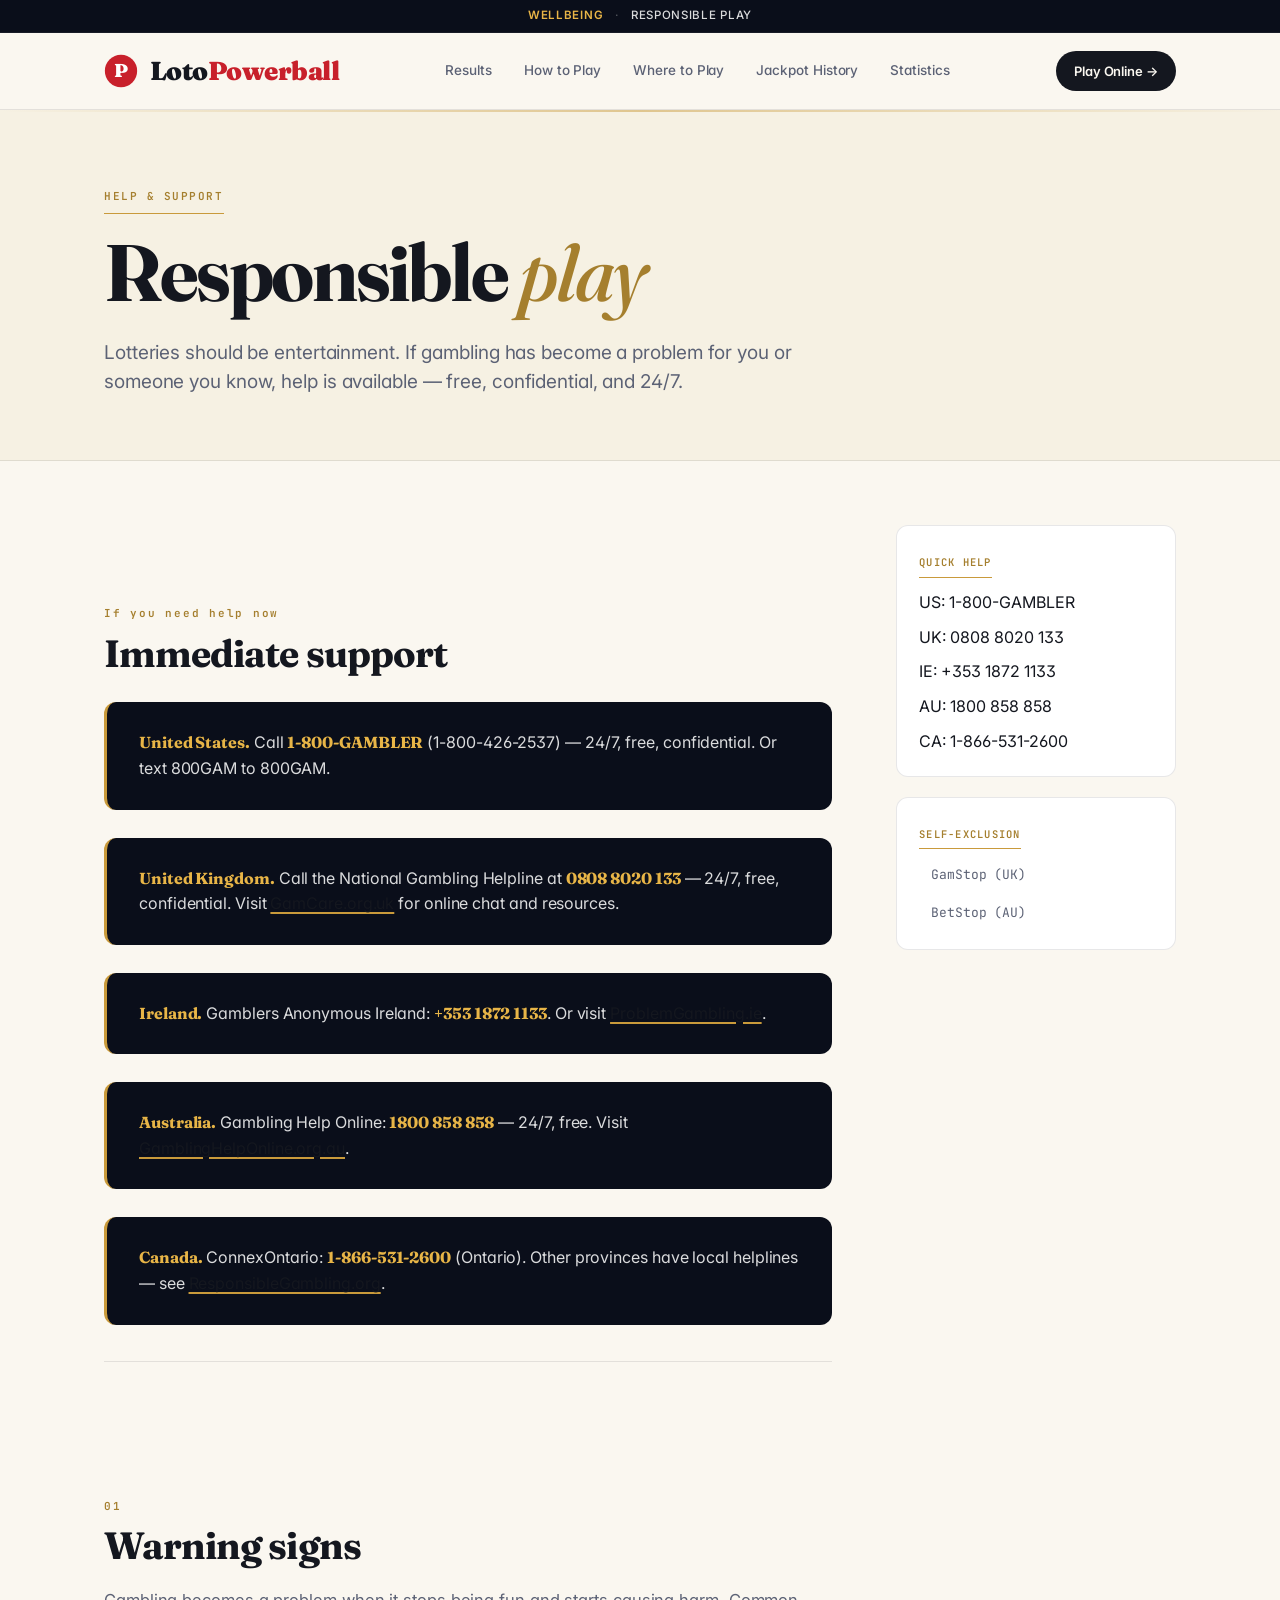
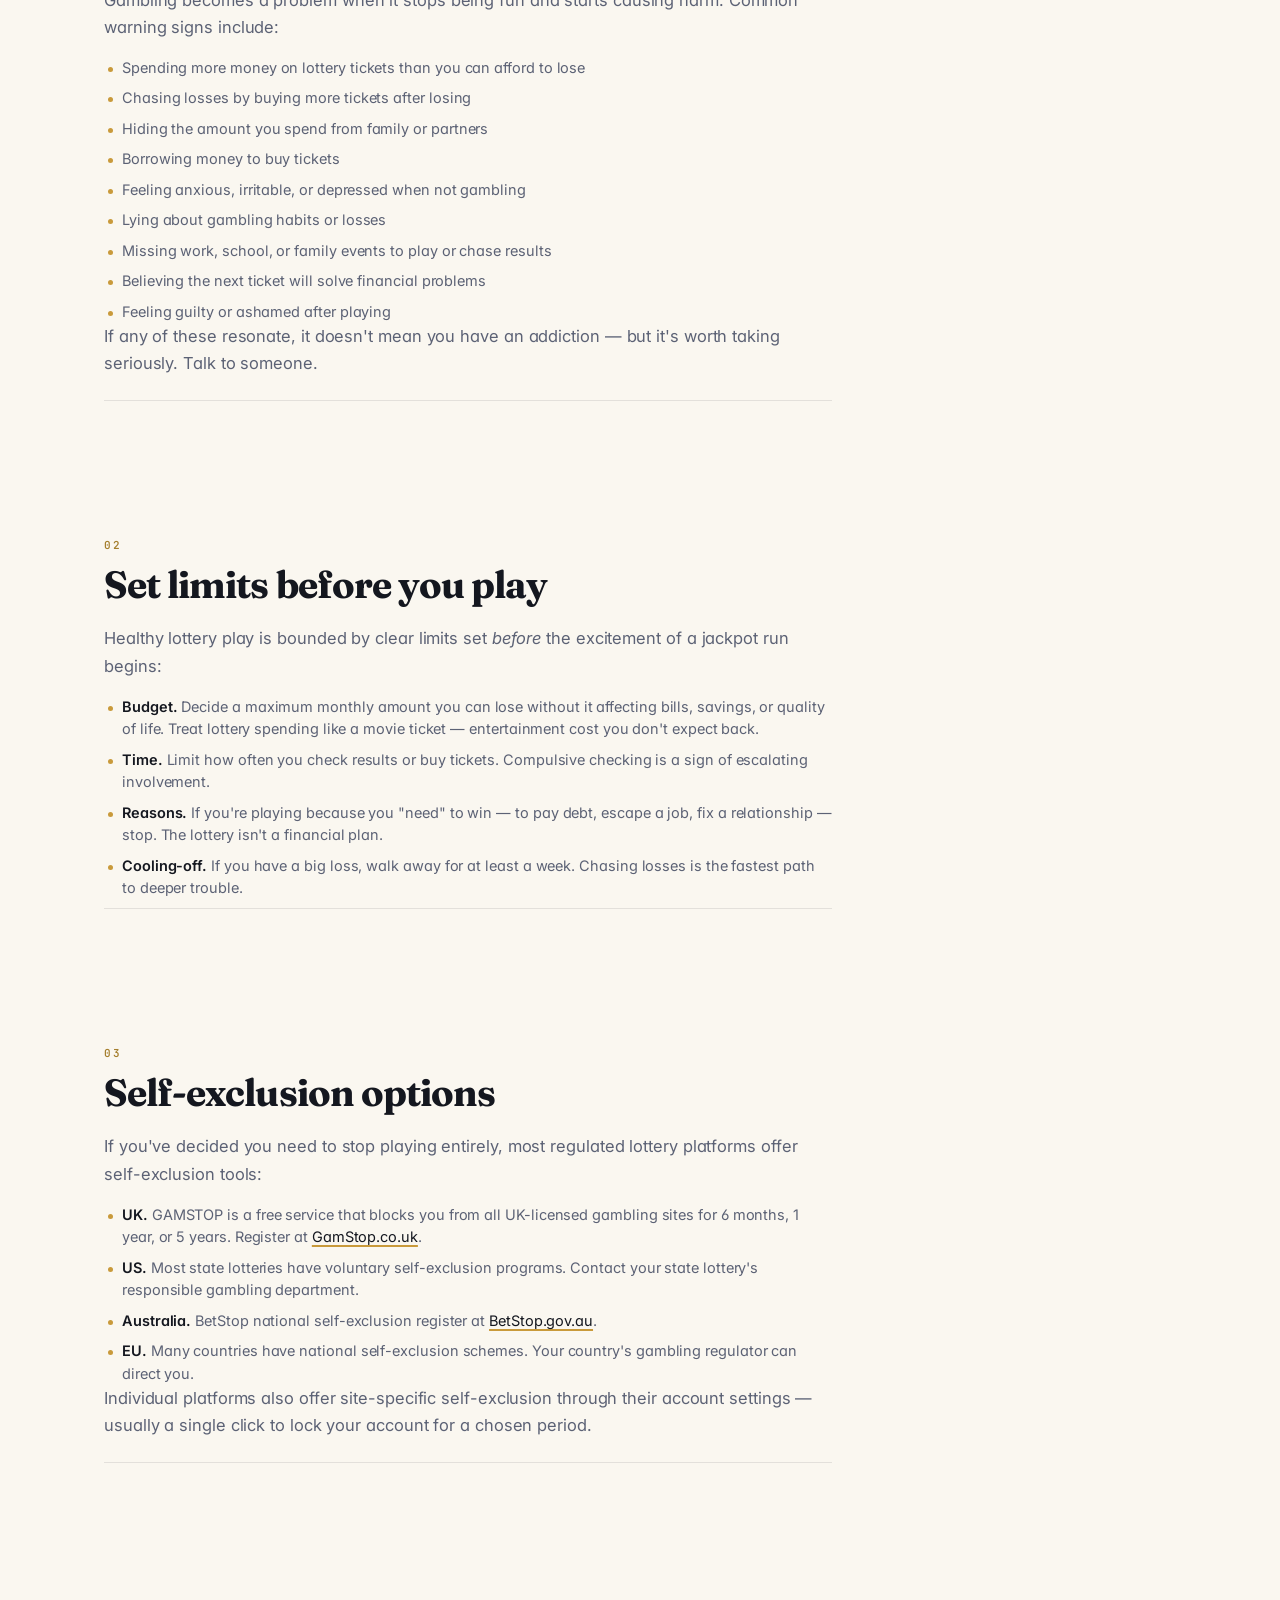
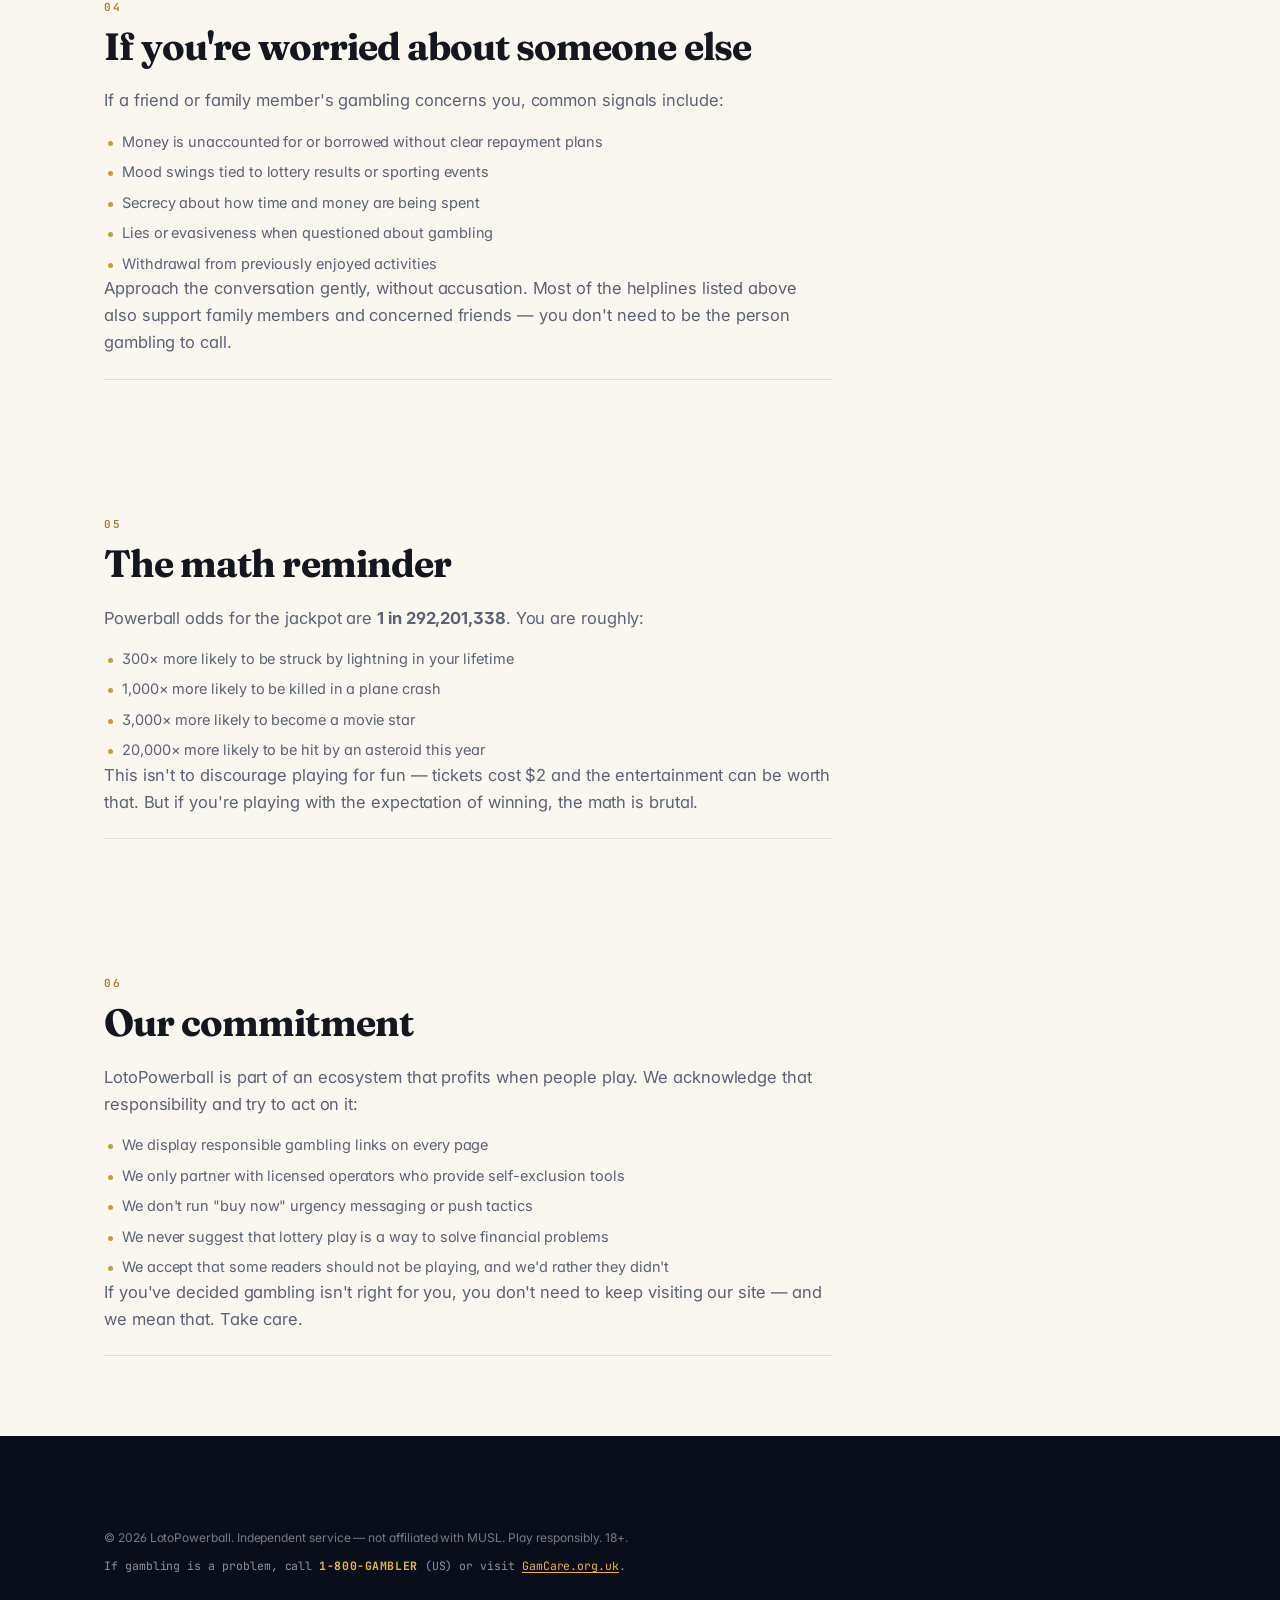
<file: pages/responsible-play.html>
<!DOCTYPE html>
<html lang="en">
<head>
<meta charset="UTF-8">
<meta name="viewport" content="width=device-width, initial-scale=1.0">
<title>Responsible Play — Problem Gambling Resources | LotoPowerball</title>
<meta name="description" content="If gambling is affecting your life, help is available. Resources, helplines, and self-exclusion tools for problem gambling in the US, UK, Ireland, Canada, and Australia.">
<link rel="canonical" href="https://lotopowerball.com/pages/responsible-play.html">
<link rel="preconnect" href="https://fonts.googleapis.com">
<link rel="preconnect" href="https://fonts.gstatic.com" crossorigin>
<link href="https://fonts.googleapis.com/css2?family=Fraunces:opsz,wght@9..144,400;9..144,500;9..144,600;9..144,700;9..144,900&family=Inter:wght@400;500;600;700&family=JetBrains+Mono:wght@500;700&display=swap" rel="stylesheet">
<link rel="stylesheet" href="/css/style.css">
<link rel="stylesheet" href="/css/page.css">
<!-- Google Analytics 4 — paste your G-XXXXXXXXXX code here -->
</head>
<body>

<div class="top-bar">
  <div class="wrap">
    <span class="edition">Wellbeing</span>
    <span class="sep">·</span>
    <span class="today">Responsible Play</span>
  </div>
</div>

<header class="site-header">
  <div class="wrap header-inner">
    <a href="/" class="brand">
      <span class="brand-mark" aria-hidden="true">
        <svg viewBox="0 0 40 40" width="34" height="34"><circle cx="20" cy="20" r="19" fill="#C8202B"/><text x="20" y="27" font-family="Fraunces, serif" font-size="22" font-weight="900" fill="#fff" text-anchor="middle">P</text></svg>
      </span>
      <span class="brand-name"><span class="brand-loto">Loto</span><span class="brand-power">Powerball</span></span>
    </a>
    <nav class="primary-nav">
      <a href="/">Results</a>
      <a href="/pages/how-to-play.html">How to Play</a>
      <a href="/pages/where-to-play.html">Where to Play</a>
      <a href="/pages/jackpot-history.html">Jackpot History</a>
      <a href="/pages/statistics.html">Statistics</a>
    </nav>
    <a href="/pages/where-to-play.html" class="nav-cta">Play Online &rarr;</a>
  </div>
</header>

<section class="page-hero">
  <div class="wrap">
    <span class="kicker">Help &amp; Support</span>
    <h1 class="page-title">Responsible <em>play</em></h1>
    <p class="page-deck">Lotteries should be entertainment. If gambling has become a problem for you or someone you know, help is available &mdash; free, confidential, and 24/7.</p>
  </div>
</section>

<main class="article">
  <div class="wrap article-wrap">
    <article class="article-body">

      <section class="article-section">
        <span class="section-num">If you need help now</span>
        <h2>Immediate support</h2>
        <div class="callout">
          <p><strong>United States.</strong> Call <strong>1-800-GAMBLER</strong> (1-800-426-2537) &mdash; 24/7, free, confidential. Or text 800GAM to 800GAM.</p>
        </div>
        <div class="callout">
          <p><strong>United Kingdom.</strong> Call the National Gambling Helpline at <strong>0808 8020 133</strong> &mdash; 24/7, free, confidential. Visit <a href="https://www.gamcare.org.uk" rel="nofollow noopener" target="_blank">GamCare.org.uk</a> for online chat and resources.</p>
        </div>
        <div class="callout">
          <p><strong>Ireland.</strong> Gamblers Anonymous Ireland: <strong>+353 1872 1133</strong>. Or visit <a href="https://www.problemgambling.ie" rel="nofollow noopener" target="_blank">ProblemGambling.ie</a>.</p>
        </div>
        <div class="callout">
          <p><strong>Australia.</strong> Gambling Help Online: <strong>1800 858 858</strong> &mdash; 24/7, free. Visit <a href="https://gamblinghelponline.org.au" rel="nofollow noopener" target="_blank">GamblingHelpOnline.org.au</a>.</p>
        </div>
        <div class="callout">
          <p><strong>Canada.</strong> ConnexOntario: <strong>1-866-531-2600</strong> (Ontario). Other provinces have local helplines &mdash; see <a href="https://www.responsiblegambling.org" rel="nofollow noopener" target="_blank">ResponsibleGambling.org</a>.</p>
        </div>
      </section>

      <section class="article-section">
        <span class="section-num">01</span>
        <h2>Warning signs</h2>
        <p>Gambling becomes a problem when it stops being fun and starts causing harm. Common warning signs include:</p>
        <ul class="info-list" style="margin-top: 16px;">
          <li>Spending more money on lottery tickets than you can afford to lose</li>
          <li>Chasing losses by buying more tickets after losing</li>
          <li>Hiding the amount you spend from family or partners</li>
          <li>Borrowing money to buy tickets</li>
          <li>Feeling anxious, irritable, or depressed when not gambling</li>
          <li>Lying about gambling habits or losses</li>
          <li>Missing work, school, or family events to play or chase results</li>
          <li>Believing the next ticket will solve financial problems</li>
          <li>Feeling guilty or ashamed after playing</li>
        </ul>
        <p>If any of these resonate, it doesn't mean you have an addiction &mdash; but it's worth taking seriously. Talk to someone.</p>
      </section>

      <section class="article-section">
        <span class="section-num">02</span>
        <h2>Set limits before you play</h2>
        <p>Healthy lottery play is bounded by clear limits set <em>before</em> the excitement of a jackpot run begins:</p>
        <ul class="info-list" style="margin-top: 16px;">
          <li><strong>Budget.</strong> Decide a maximum monthly amount you can lose without it affecting bills, savings, or quality of life. Treat lottery spending like a movie ticket &mdash; entertainment cost you don't expect back.</li>
          <li><strong>Time.</strong> Limit how often you check results or buy tickets. Compulsive checking is a sign of escalating involvement.</li>
          <li><strong>Reasons.</strong> If you're playing because you "need" to win &mdash; to pay debt, escape a job, fix a relationship &mdash; stop. The lottery isn't a financial plan.</li>
          <li><strong>Cooling-off.</strong> If you have a big loss, walk away for at least a week. Chasing losses is the fastest path to deeper trouble.</li>
        </ul>
      </section>

      <section class="article-section">
        <span class="section-num">03</span>
        <h2>Self-exclusion options</h2>
        <p>If you've decided you need to stop playing entirely, most regulated lottery platforms offer self-exclusion tools:</p>
        <ul class="info-list" style="margin-top: 16px;">
          <li><strong>UK.</strong> GAMSTOP is a free service that blocks you from all UK-licensed gambling sites for 6 months, 1 year, or 5 years. Register at <a href="https://www.gamstop.co.uk" rel="nofollow noopener" target="_blank">GamStop.co.uk</a>.</li>
          <li><strong>US.</strong> Most state lotteries have voluntary self-exclusion programs. Contact your state lottery's responsible gambling department.</li>
          <li><strong>Australia.</strong> BetStop national self-exclusion register at <a href="https://www.betstop.gov.au" rel="nofollow noopener" target="_blank">BetStop.gov.au</a>.</li>
          <li><strong>EU.</strong> Many countries have national self-exclusion schemes. Your country's gambling regulator can direct you.</li>
        </ul>
        <p>Individual platforms also offer site-specific self-exclusion through their account settings &mdash; usually a single click to lock your account for a chosen period.</p>
      </section>

      <section class="article-section">
        <span class="section-num">04</span>
        <h2>If you're worried about someone else</h2>
        <p>If a friend or family member's gambling concerns you, common signals include:</p>
        <ul class="info-list" style="margin-top: 16px;">
          <li>Money is unaccounted for or borrowed without clear repayment plans</li>
          <li>Mood swings tied to lottery results or sporting events</li>
          <li>Secrecy about how time and money are being spent</li>
          <li>Lies or evasiveness when questioned about gambling</li>
          <li>Withdrawal from previously enjoyed activities</li>
        </ul>
        <p>Approach the conversation gently, without accusation. Most of the helplines listed above also support family members and concerned friends &mdash; you don't need to be the person gambling to call.</p>
      </section>

      <section class="article-section">
        <span class="section-num">05</span>
        <h2>The math reminder</h2>
        <p>Powerball odds for the jackpot are <strong>1 in 292,201,338</strong>. You are roughly:</p>
        <ul class="info-list" style="margin-top: 16px;">
          <li>300&times; more likely to be struck by lightning in your lifetime</li>
          <li>1,000&times; more likely to be killed in a plane crash</li>
          <li>3,000&times; more likely to become a movie star</li>
          <li>20,000&times; more likely to be hit by an asteroid this year</li>
        </ul>
        <p>This isn't to discourage playing for fun &mdash; tickets cost $2 and the entertainment can be worth that. But if you're playing with the expectation of winning, the math is brutal.</p>
      </section>

      <section class="article-section">
        <span class="section-num">06</span>
        <h2>Our commitment</h2>
        <p>LotoPowerball is part of an ecosystem that profits when people play. We acknowledge that responsibility and try to act on it:</p>
        <ul class="info-list" style="margin-top: 16px;">
          <li>We display responsible gambling links on every page</li>
          <li>We only partner with licensed operators who provide self-exclusion tools</li>
          <li>We don't run "buy now" urgency messaging or push tactics</li>
          <li>We never suggest that lottery play is a way to solve financial problems</li>
          <li>We accept that some readers should not be playing, and we'd rather they didn't</li>
        </ul>
        <p>If you've decided gambling isn't right for you, you don't need to keep visiting our site &mdash; and we mean that. Take care.</p>
      </section>

    </article>

    <aside class="article-side">
      <div class="side-block">
        <span class="kicker">Quick Help</span>
        <ul class="toc">
          <li>US: 1-800-GAMBLER</li>
          <li>UK: 0808 8020 133</li>
          <li>IE: +353 1872 1133</li>
          <li>AU: 1800 858 858</li>
          <li>CA: 1-866-531-2600</li>
        </ul>
      </div>
      <div class="side-block">
        <span class="kicker">Self-Exclusion</span>
        <ul class="toc">
          <li><a href="https://www.gamstop.co.uk" rel="nofollow noopener" target="_blank">GamStop (UK)</a></li>
          <li><a href="https://www.betstop.gov.au" rel="nofollow noopener" target="_blank">BetStop (AU)</a></li>
        </ul>
      </div>
    </aside>

  </div>
</main>

<footer class="site-footer">
  <div class="wrap">
    <div class="footer-bottom">
      <p>&copy; 2026 LotoPowerball. Independent service &mdash; not affiliated with MUSL. Play responsibly. 18+.</p>
      <p class="responsible">If gambling is a problem, call <strong>1-800-GAMBLER</strong> (US) or visit <a href="https://www.gamcare.org.uk" rel="nofollow noopener" target="_blank">GamCare.org.uk</a>.</p>
    </div>
  </div>
</footer>

</body>
</html>
</file>
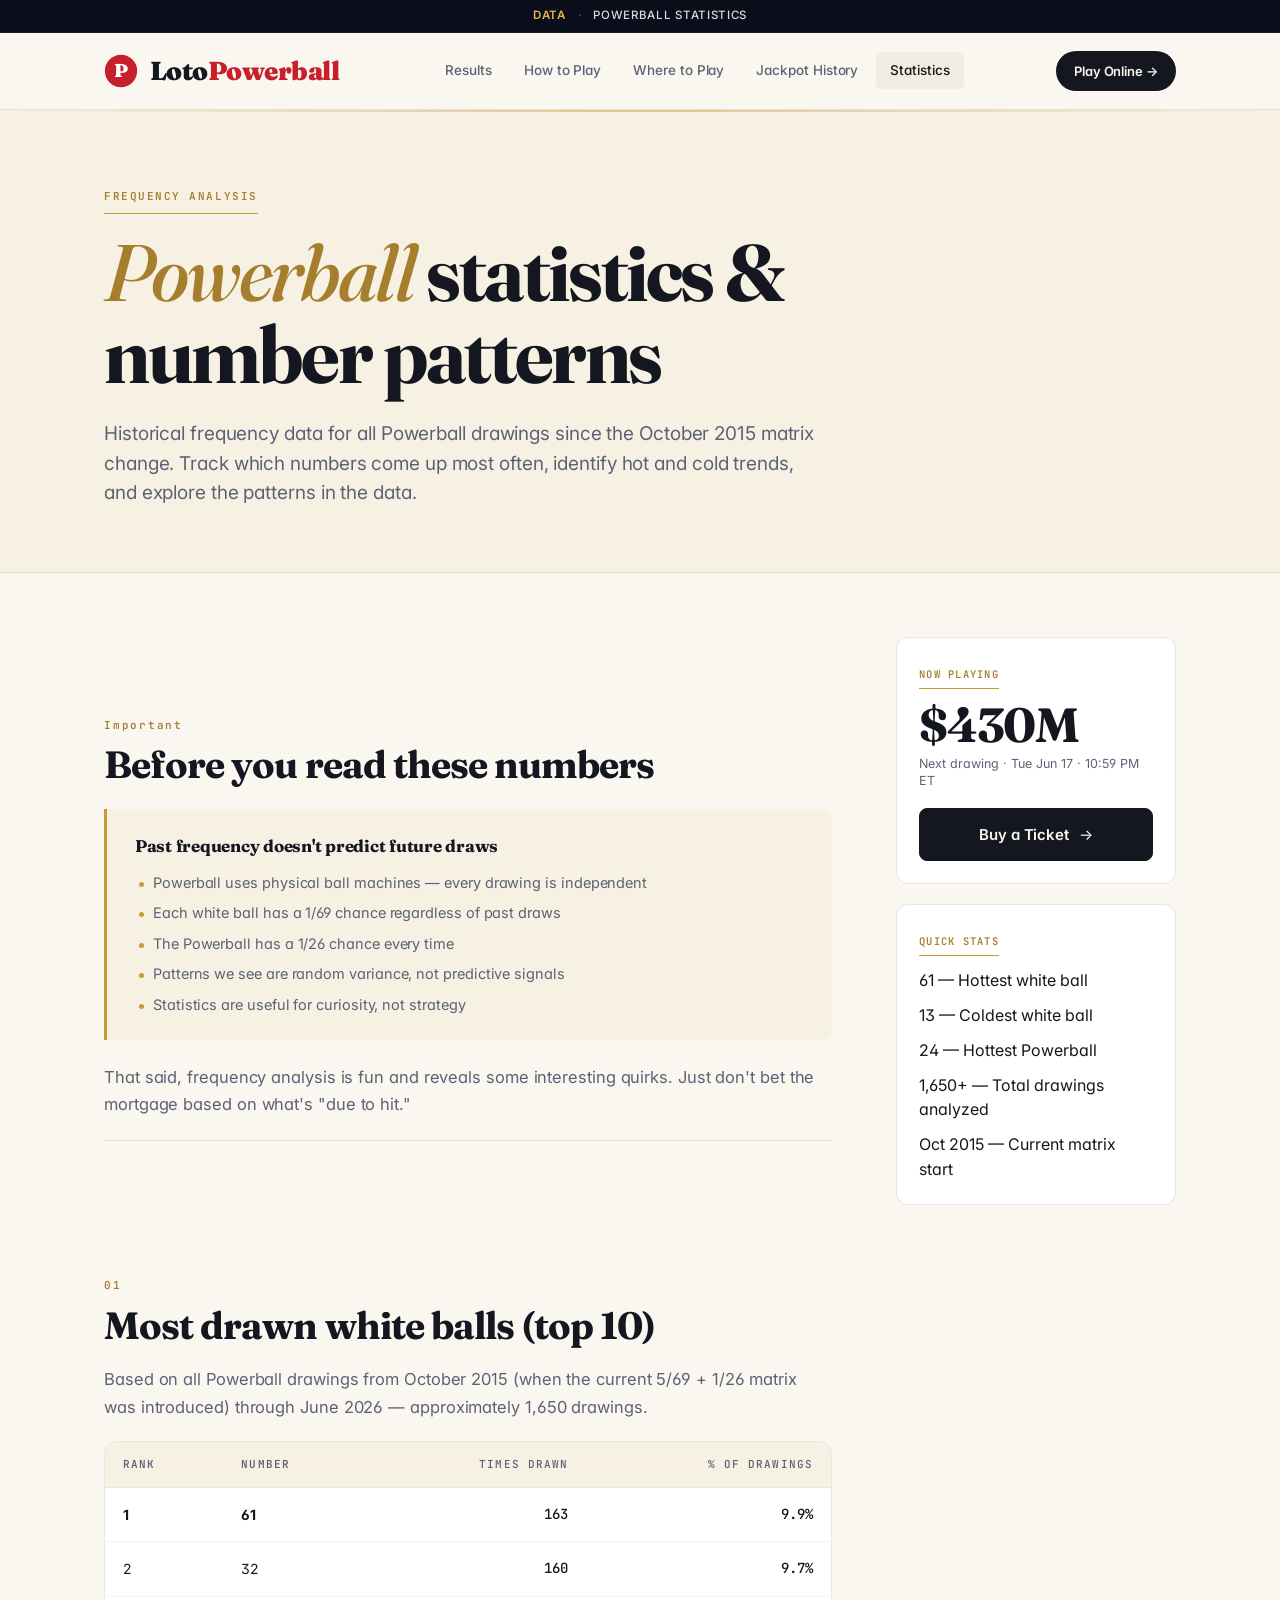
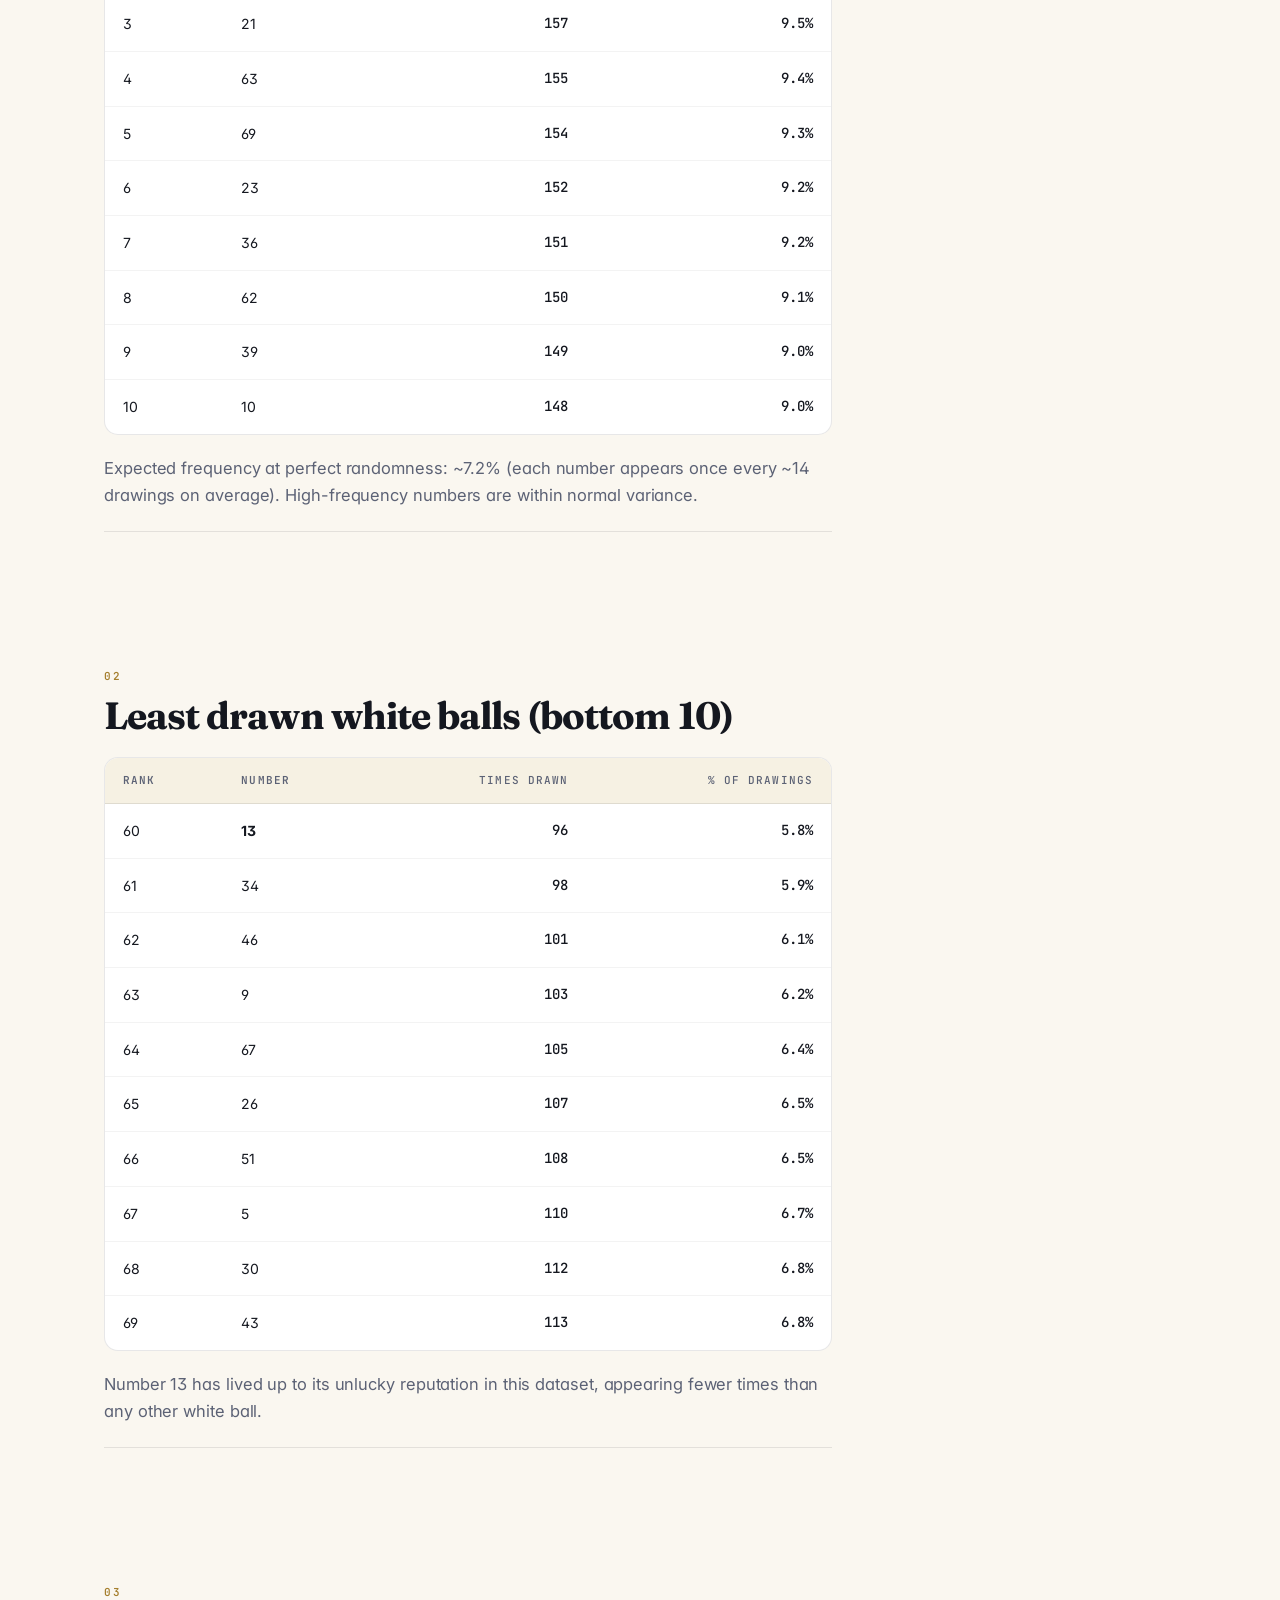
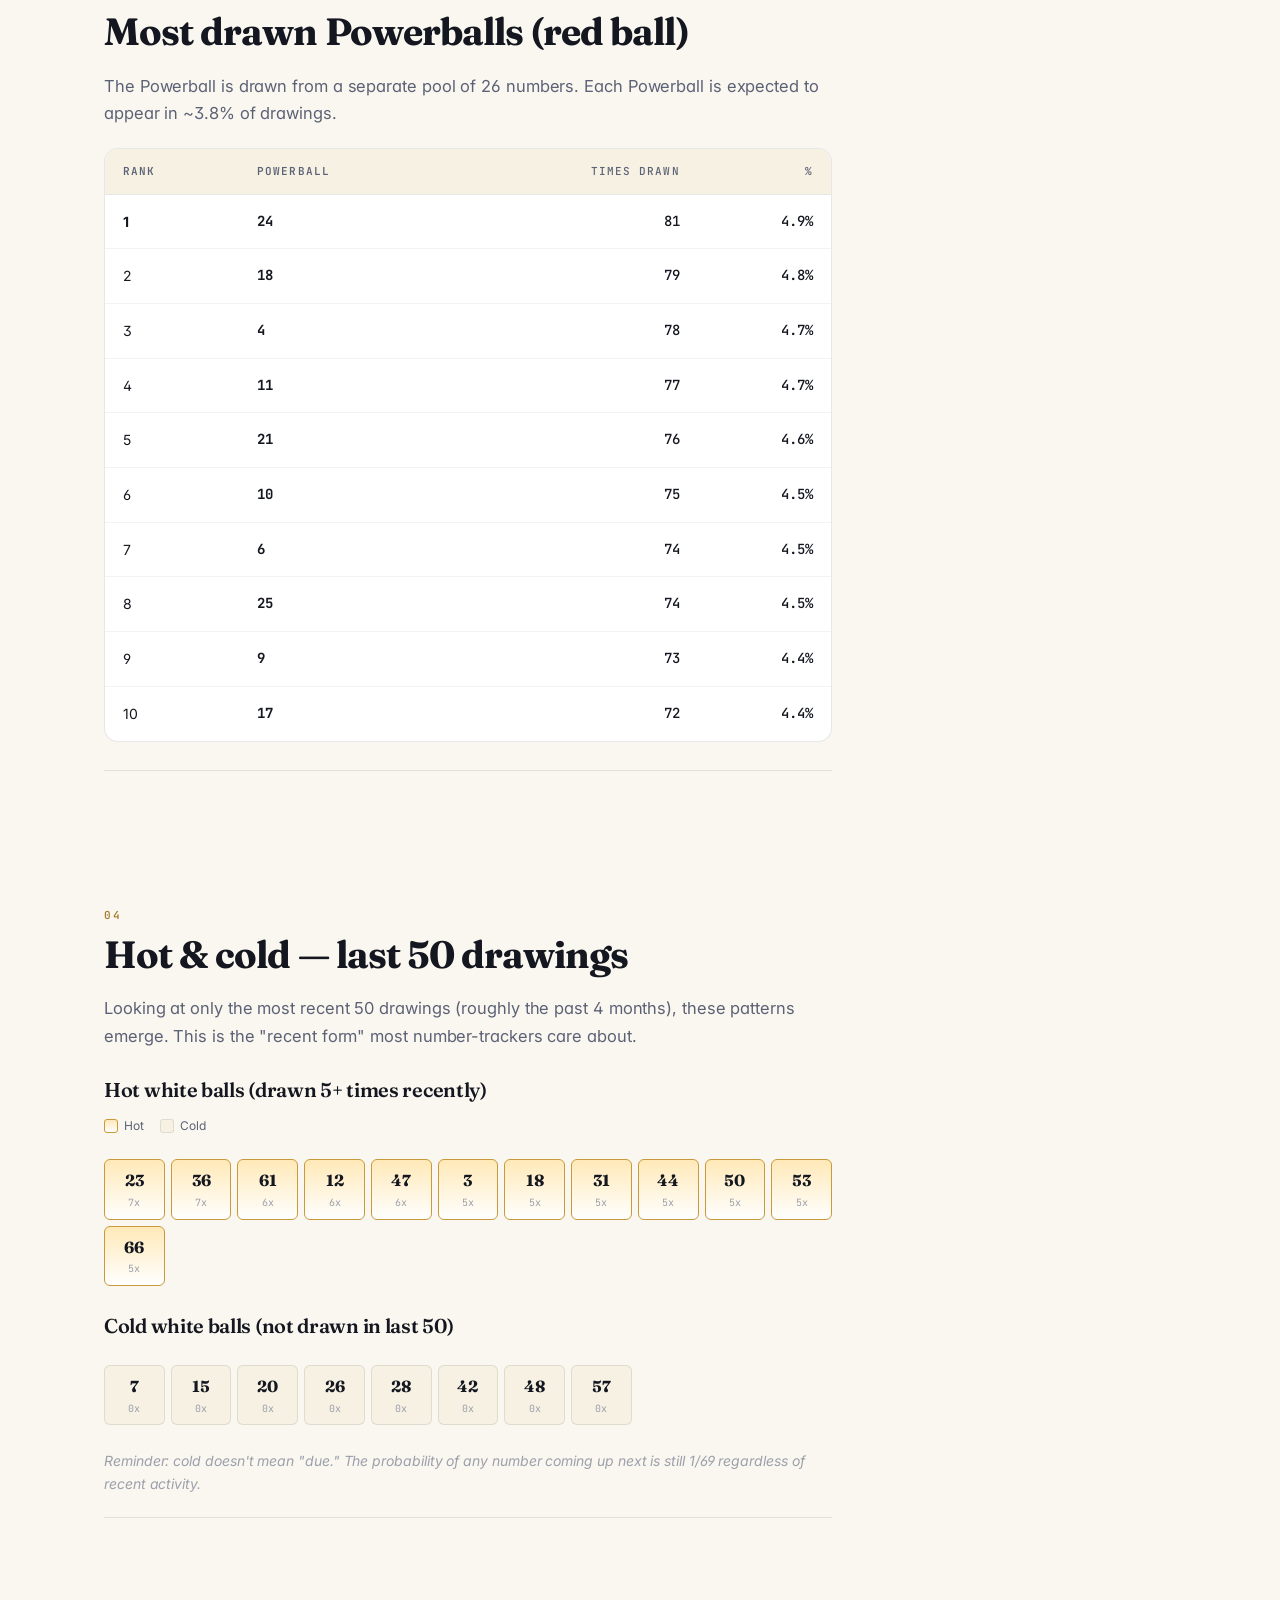
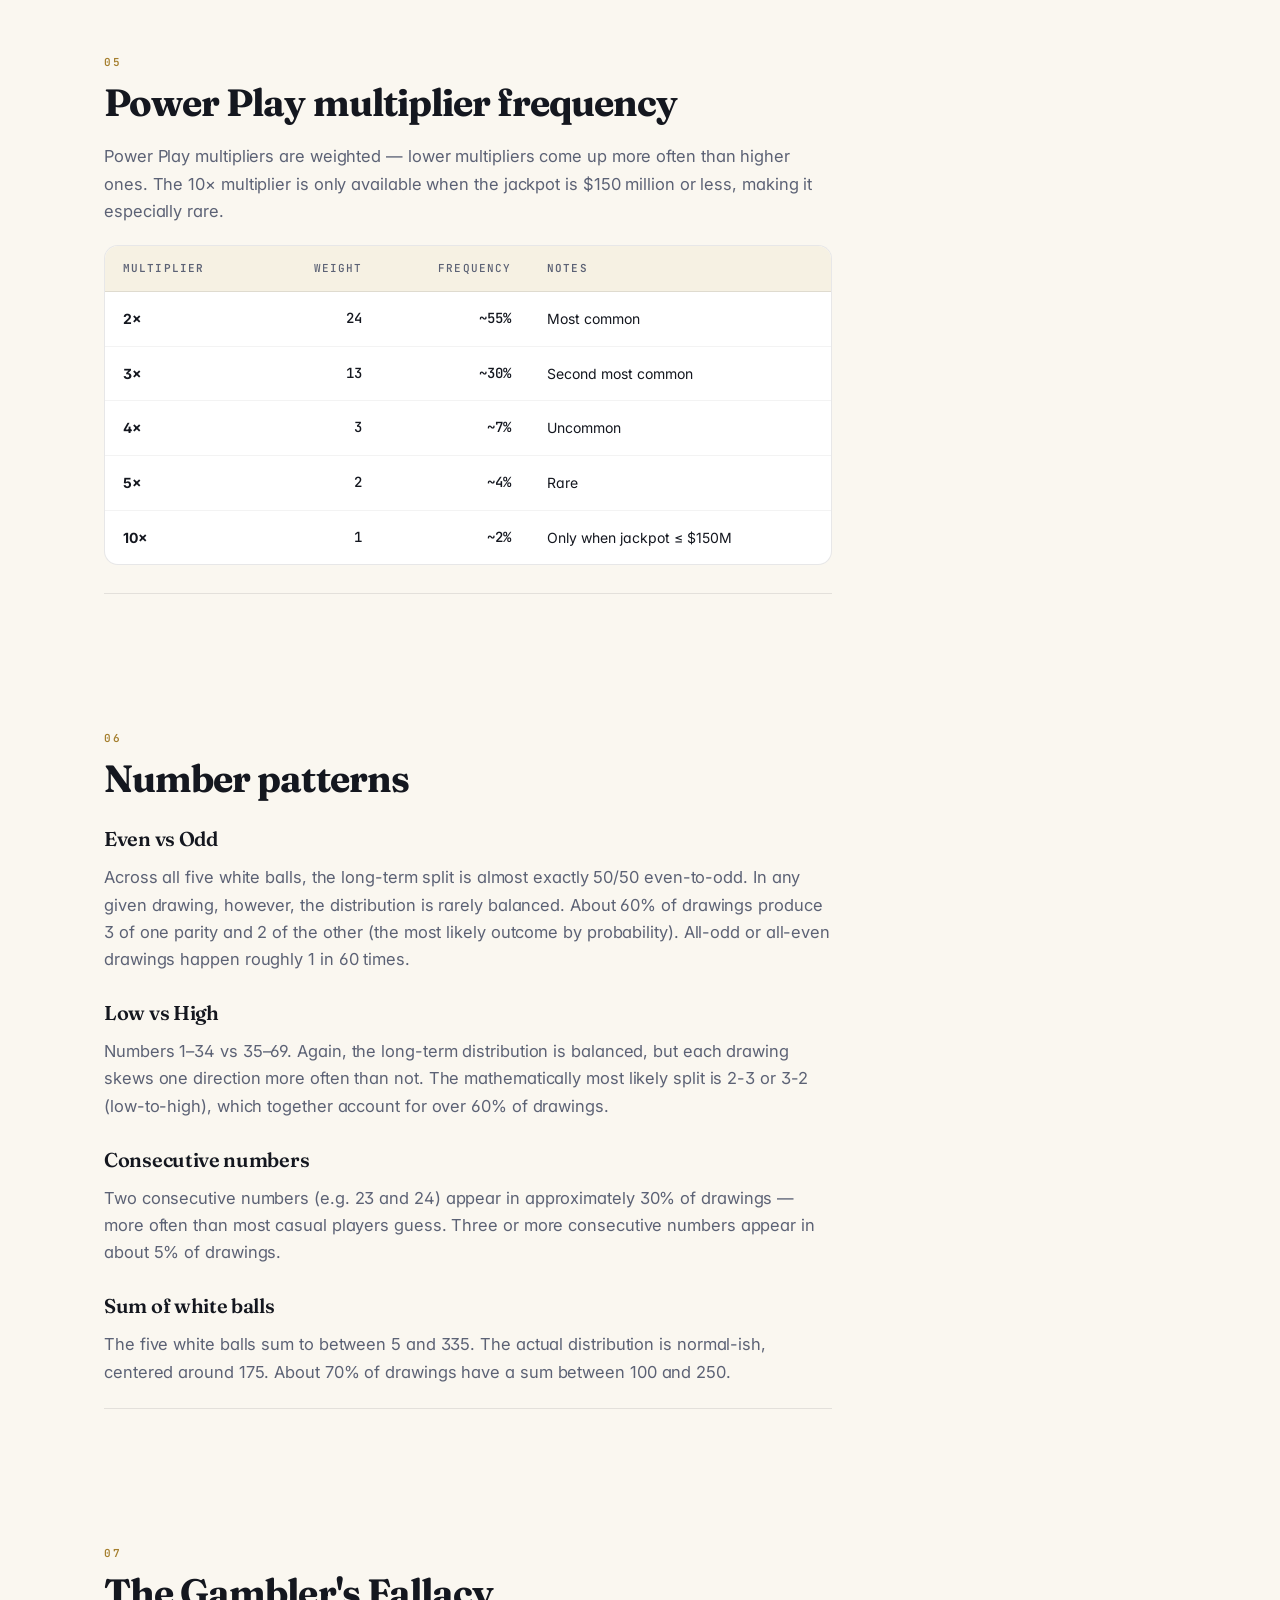
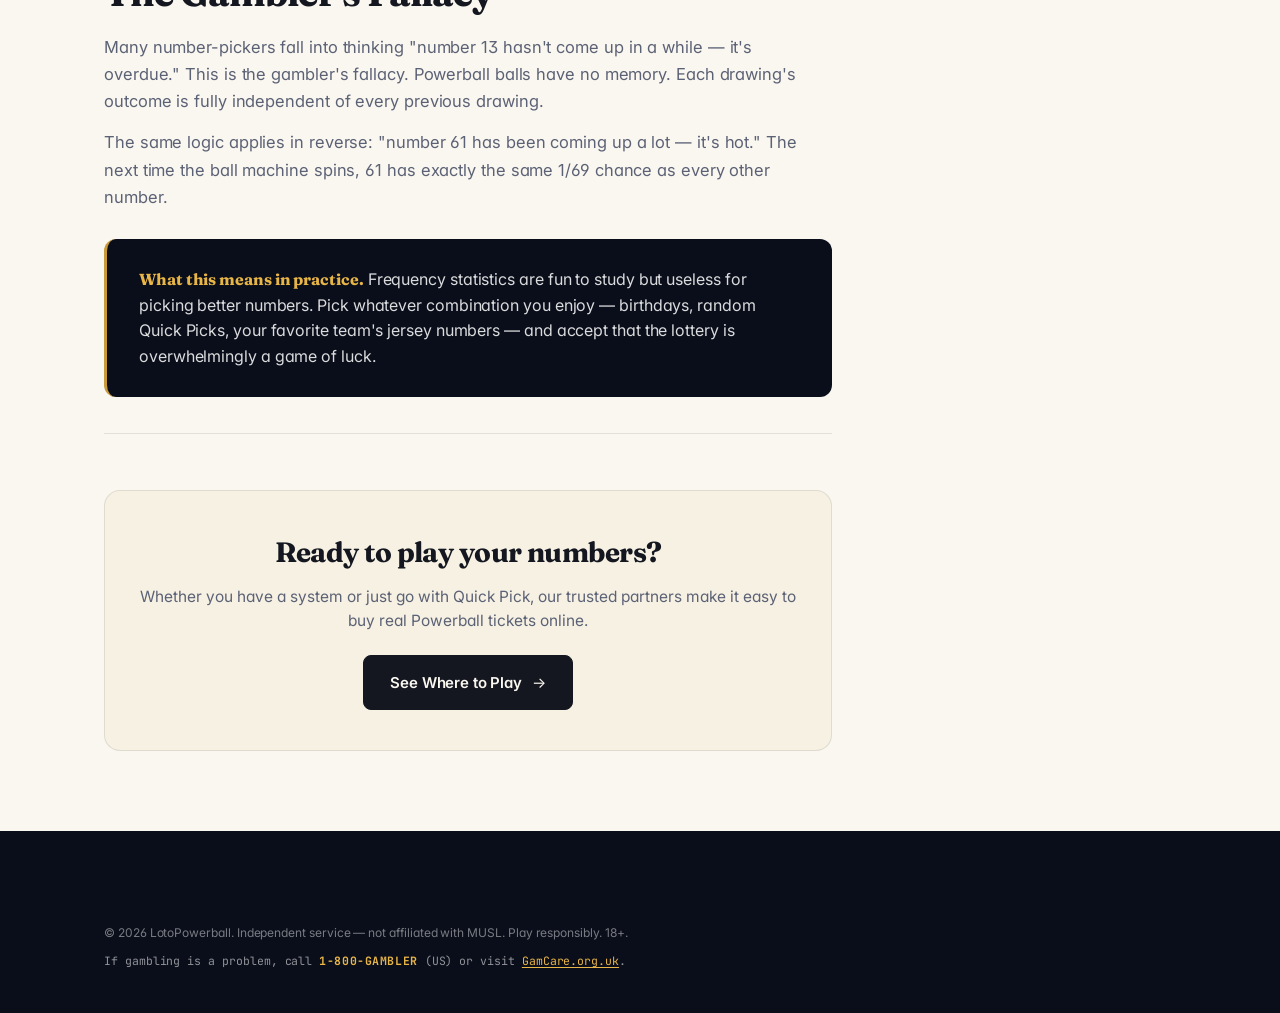
<file: pages/statistics.html>
<!DOCTYPE html>
<html lang="en">
<head>
<meta charset="UTF-8">
<meta name="viewport" content="width=device-width, initial-scale=1.0">
<title>Powerball Statistics — Most Drawn Numbers & Frequency Analysis | LotoPowerball</title>
<meta name="description" content="Powerball statistics: most drawn white balls, hottest Powerball numbers, frequency analysis, and historical patterns. Updated through June 2026.">
<meta name="keywords" content="powerball statistics, most drawn powerball numbers, hot powerball numbers, powerball frequency, lottery statistics">
<link rel="canonical" href="https://lotopowerball.com/pages/statistics.html">

<meta property="og:title" content="Powerball Statistics — Most Drawn Numbers & Frequency Analysis">
<meta property="og:description" content="Most drawn Powerball numbers, hot/cold analysis, and historical frequency data.">
<meta property="og:type" content="article">
<meta property="og:url" content="https://lotopowerball.com/pages/statistics.html">

<link rel="preconnect" href="https://fonts.googleapis.com">
<link rel="preconnect" href="https://fonts.gstatic.com" crossorigin>
<link href="https://fonts.googleapis.com/css2?family=Fraunces:opsz,wght@9..144,400;9..144,500;9..144,600;9..144,700;9..144,900&family=Inter:wght@400;500;600;700&family=JetBrains+Mono:wght@500;700&display=swap" rel="stylesheet">
<link rel="stylesheet" href="/css/style.css">
<link rel="stylesheet" href="/css/page.css">

<!-- Google Analytics 4 — paste your G-XXXXXXXXXX code here -->

<style>
.freq-grid {
  display: grid;
  grid-template-columns: repeat(auto-fill, minmax(56px, 1fr));
  gap: 6px;
  margin: 24px 0;
}
.freq-cell {
  background: var(--bg-card);
  border: 1px solid var(--rule);
  border-radius: 6px;
  padding: 8px 4px;
  text-align: center;
  font-family: var(--mono);
  font-size: 12px;
}
.freq-cell .n {
  font-family: var(--serif);
  font-size: 16px;
  font-weight: 700;
  color: var(--ink);
}
.freq-cell .c {
  font-size: 10px;
  color: var(--ink-faint);
  margin-top: 2px;
}
.freq-hot { background: linear-gradient(180deg, #FFE9B8, var(--bg-card)); border-color: var(--gold); }
.freq-cold { background: var(--bg-tint); border-color: var(--rule); }
.legend { display:flex; gap:16px; font-size:12px; color:var(--ink-soft); margin: 12px 0 24px; flex-wrap:wrap; }
.legend-item { display:flex; align-items:center; gap:6px; }
.legend-swatch { width:14px; height:14px; border-radius:3px; border:1px solid var(--rule); }
</style>

</head>
<body>

<div class="top-bar">
  <div class="wrap">
    <span class="edition">Data</span>
    <span class="sep">·</span>
    <span class="today">Powerball Statistics</span>
  </div>
</div>

<header class="site-header">
  <div class="wrap header-inner">
    <a href="/" class="brand">
      <span class="brand-mark" aria-hidden="true">
        <svg viewBox="0 0 40 40" width="34" height="34">
          <circle cx="20" cy="20" r="19" fill="#C8202B"/>
          <text x="20" y="27" font-family="Fraunces, serif" font-size="22" font-weight="900" fill="#fff" text-anchor="middle">P</text>
        </svg>
      </span>
      <span class="brand-name"><span class="brand-loto">Loto</span><span class="brand-power">Powerball</span></span>
    </a>
    <nav class="primary-nav">
      <a href="/">Results</a>
      <a href="/pages/how-to-play.html">How to Play</a>
      <a href="/pages/where-to-play.html">Where to Play</a>
      <a href="/pages/jackpot-history.html">Jackpot History</a>
      <a href="/pages/statistics.html" class="active">Statistics</a>
    </nav>
    <a href="/pages/where-to-play.html" class="nav-cta">Play Online &rarr;</a>
  </div>
</header>

<section class="page-hero">
  <div class="wrap">
    <span class="kicker">Frequency Analysis</span>
    <h1 class="page-title"><em>Powerball</em> statistics &amp; number patterns</h1>
    <p class="page-deck">Historical frequency data for all Powerball drawings since the October 2015 matrix change. Track which numbers come up most often, identify hot and cold trends, and explore the patterns in the data.</p>
  </div>
</section>

<main class="article">
  <div class="wrap article-wrap">

    <article class="article-body">

      <section class="article-section">
        <span class="section-num">Important</span>
        <h2>Before you read these numbers</h2>
        <div class="info-box">
          <h4>Past frequency doesn't predict future draws</h4>
          <ul class="info-list">
            <li>Powerball uses physical ball machines &mdash; every drawing is independent</li>
            <li>Each white ball has a 1/69 chance regardless of past draws</li>
            <li>The Powerball has a 1/26 chance every time</li>
            <li>Patterns we see are random variance, not predictive signals</li>
            <li>Statistics are useful for curiosity, not strategy</li>
          </ul>
        </div>
        <p style="margin-top: 16px;">That said, frequency analysis is fun and reveals some interesting quirks. Just don't bet the mortgage based on what's "due to hit."</p>
      </section>

      <section class="article-section">
        <span class="section-num">01</span>
        <h2>Most drawn white balls (top 10)</h2>
        <p>Based on all Powerball drawings from October 2015 (when the current 5/69 + 1/26 matrix was introduced) through June 2026 &mdash; approximately 1,650 drawings.</p>

        <div class="table-wrap" style="margin-top: 20px;">
          <table class="data-table">
            <thead>
              <tr>
                <th>Rank</th>
                <th>Number</th>
                <th class="num">Times Drawn</th>
                <th class="num">% of Drawings</th>
              </tr>
            </thead>
            <tbody>
              <tr><td><strong>1</strong></td><td><strong>61</strong></td><td class="num">163</td><td class="num">9.9%</td></tr>
              <tr><td>2</td><td>32</td><td class="num">160</td><td class="num">9.7%</td></tr>
              <tr><td>3</td><td>21</td><td class="num">157</td><td class="num">9.5%</td></tr>
              <tr><td>4</td><td>63</td><td class="num">155</td><td class="num">9.4%</td></tr>
              <tr><td>5</td><td>69</td><td class="num">154</td><td class="num">9.3%</td></tr>
              <tr><td>6</td><td>23</td><td class="num">152</td><td class="num">9.2%</td></tr>
              <tr><td>7</td><td>36</td><td class="num">151</td><td class="num">9.2%</td></tr>
              <tr><td>8</td><td>62</td><td class="num">150</td><td class="num">9.1%</td></tr>
              <tr><td>9</td><td>39</td><td class="num">149</td><td class="num">9.0%</td></tr>
              <tr><td>10</td><td>10</td><td class="num">148</td><td class="num">9.0%</td></tr>
            </tbody>
          </table>
        </div>
        <p class="micro" style="text-align:left; margin-top:12px;">Expected frequency at perfect randomness: ~7.2% (each number appears once every ~14 drawings on average). High-frequency numbers are within normal variance.</p>
      </section>

      <section class="article-section">
        <span class="section-num">02</span>
        <h2>Least drawn white balls (bottom 10)</h2>
        <div class="table-wrap" style="margin-top: 20px;">
          <table class="data-table">
            <thead>
              <tr>
                <th>Rank</th>
                <th>Number</th>
                <th class="num">Times Drawn</th>
                <th class="num">% of Drawings</th>
              </tr>
            </thead>
            <tbody>
              <tr><td>60</td><td><strong>13</strong></td><td class="num">96</td><td class="num">5.8%</td></tr>
              <tr><td>61</td><td>34</td><td class="num">98</td><td class="num">5.9%</td></tr>
              <tr><td>62</td><td>46</td><td class="num">101</td><td class="num">6.1%</td></tr>
              <tr><td>63</td><td>9</td><td class="num">103</td><td class="num">6.2%</td></tr>
              <tr><td>64</td><td>67</td><td class="num">105</td><td class="num">6.4%</td></tr>
              <tr><td>65</td><td>26</td><td class="num">107</td><td class="num">6.5%</td></tr>
              <tr><td>66</td><td>51</td><td class="num">108</td><td class="num">6.5%</td></tr>
              <tr><td>67</td><td>5</td><td class="num">110</td><td class="num">6.7%</td></tr>
              <tr><td>68</td><td>30</td><td class="num">112</td><td class="num">6.8%</td></tr>
              <tr><td>69</td><td>43</td><td class="num">113</td><td class="num">6.8%</td></tr>
            </tbody>
          </table>
        </div>
        <p class="micro" style="text-align:left; margin-top:12px;">Number 13 has lived up to its unlucky reputation in this dataset, appearing fewer times than any other white ball.</p>
      </section>

      <section class="article-section">
        <span class="section-num">03</span>
        <h2>Most drawn Powerballs (red ball)</h2>
        <p>The Powerball is drawn from a separate pool of 26 numbers. Each Powerball is expected to appear in ~3.8% of drawings.</p>

        <div class="table-wrap" style="margin-top: 20px;">
          <table class="data-table">
            <thead>
              <tr>
                <th>Rank</th>
                <th>Powerball</th>
                <th class="num">Times Drawn</th>
                <th class="num">%</th>
              </tr>
            </thead>
            <tbody>
              <tr><td><strong>1</strong></td><td class="t-pb"><strong>24</strong></td><td class="num">81</td><td class="num">4.9%</td></tr>
              <tr><td>2</td><td class="t-pb">18</td><td class="num">79</td><td class="num">4.8%</td></tr>
              <tr><td>3</td><td class="t-pb">4</td><td class="num">78</td><td class="num">4.7%</td></tr>
              <tr><td>4</td><td class="t-pb">11</td><td class="num">77</td><td class="num">4.7%</td></tr>
              <tr><td>5</td><td class="t-pb">21</td><td class="num">76</td><td class="num">4.6%</td></tr>
              <tr><td>6</td><td class="t-pb">10</td><td class="num">75</td><td class="num">4.5%</td></tr>
              <tr><td>7</td><td class="t-pb">6</td><td class="num">74</td><td class="num">4.5%</td></tr>
              <tr><td>8</td><td class="t-pb">25</td><td class="num">74</td><td class="num">4.5%</td></tr>
              <tr><td>9</td><td class="t-pb">9</td><td class="num">73</td><td class="num">4.4%</td></tr>
              <tr><td>10</td><td class="t-pb">17</td><td class="num">72</td><td class="num">4.4%</td></tr>
            </tbody>
          </table>
        </div>
      </section>

      <section class="article-section">
        <span class="section-num">04</span>
        <h2>Hot &amp; cold &mdash; last 50 drawings</h2>
        <p>Looking at only the most recent 50 drawings (roughly the past 4 months), these patterns emerge. This is the "recent form" most number-trackers care about.</p>

        <h3>Hot white balls (drawn 5+ times recently)</h3>
        <div class="legend">
          <span class="legend-item"><span class="legend-swatch" style="background:linear-gradient(180deg,#FFE9B8,#fff);border-color:var(--gold);"></span>Hot</span>
          <span class="legend-item"><span class="legend-swatch" style="background:var(--bg-tint);"></span>Cold</span>
        </div>

        <div class="freq-grid">
          <div class="freq-cell freq-hot"><div class="n">23</div><div class="c">7x</div></div>
          <div class="freq-cell freq-hot"><div class="n">36</div><div class="c">7x</div></div>
          <div class="freq-cell freq-hot"><div class="n">61</div><div class="c">6x</div></div>
          <div class="freq-cell freq-hot"><div class="n">12</div><div class="c">6x</div></div>
          <div class="freq-cell freq-hot"><div class="n">47</div><div class="c">6x</div></div>
          <div class="freq-cell freq-hot"><div class="n">3</div><div class="c">5x</div></div>
          <div class="freq-cell freq-hot"><div class="n">18</div><div class="c">5x</div></div>
          <div class="freq-cell freq-hot"><div class="n">31</div><div class="c">5x</div></div>
          <div class="freq-cell freq-hot"><div class="n">44</div><div class="c">5x</div></div>
          <div class="freq-cell freq-hot"><div class="n">50</div><div class="c">5x</div></div>
          <div class="freq-cell freq-hot"><div class="n">53</div><div class="c">5x</div></div>
          <div class="freq-cell freq-hot"><div class="n">66</div><div class="c">5x</div></div>
        </div>

        <h3>Cold white balls (not drawn in last 50)</h3>
        <div class="freq-grid">
          <div class="freq-cell freq-cold"><div class="n">7</div><div class="c">0x</div></div>
          <div class="freq-cell freq-cold"><div class="n">15</div><div class="c">0x</div></div>
          <div class="freq-cell freq-cold"><div class="n">20</div><div class="c">0x</div></div>
          <div class="freq-cell freq-cold"><div class="n">26</div><div class="c">0x</div></div>
          <div class="freq-cell freq-cold"><div class="n">28</div><div class="c">0x</div></div>
          <div class="freq-cell freq-cold"><div class="n">42</div><div class="c">0x</div></div>
          <div class="freq-cell freq-cold"><div class="n">48</div><div class="c">0x</div></div>
          <div class="freq-cell freq-cold"><div class="n">57</div><div class="c">0x</div></div>
        </div>

        <p class="muted">Reminder: cold doesn't mean "due." The probability of any number coming up next is still 1/69 regardless of recent activity.</p>
      </section>

      <section class="article-section">
        <span class="section-num">05</span>
        <h2>Power Play multiplier frequency</h2>
        <p>Power Play multipliers are weighted &mdash; lower multipliers come up more often than higher ones. The 10&times; multiplier is only available when the jackpot is $150 million or less, making it especially rare.</p>

        <div class="table-wrap" style="margin-top: 20px;">
          <table class="data-table">
            <thead>
              <tr>
                <th>Multiplier</th>
                <th class="num">Weight</th>
                <th class="num">Frequency</th>
                <th>Notes</th>
              </tr>
            </thead>
            <tbody>
              <tr><td><strong>2&times;</strong></td><td class="num">24</td><td class="num">~55%</td><td>Most common</td></tr>
              <tr><td><strong>3&times;</strong></td><td class="num">13</td><td class="num">~30%</td><td>Second most common</td></tr>
              <tr><td><strong>4&times;</strong></td><td class="num">3</td><td class="num">~7%</td><td>Uncommon</td></tr>
              <tr><td><strong>5&times;</strong></td><td class="num">2</td><td class="num">~4%</td><td>Rare</td></tr>
              <tr><td><strong>10&times;</strong></td><td class="num">1</td><td class="num">~2%</td><td>Only when jackpot &le; $150M</td></tr>
            </tbody>
          </table>
        </div>
      </section>

      <section class="article-section">
        <span class="section-num">06</span>
        <h2>Number patterns</h2>
        <h3>Even vs Odd</h3>
        <p>Across all five white balls, the long-term split is almost exactly 50/50 even-to-odd. In any given drawing, however, the distribution is rarely balanced. About 60% of drawings produce 3 of one parity and 2 of the other (the most likely outcome by probability). All-odd or all-even drawings happen roughly 1 in 60 times.</p>

        <h3>Low vs High</h3>
        <p>Numbers 1&ndash;34 vs 35&ndash;69. Again, the long-term distribution is balanced, but each drawing skews one direction more often than not. The mathematically most likely split is 2-3 or 3-2 (low-to-high), which together account for over 60% of drawings.</p>

        <h3>Consecutive numbers</h3>
        <p>Two consecutive numbers (e.g. 23 and 24) appear in approximately 30% of drawings &mdash; more often than most casual players guess. Three or more consecutive numbers appear in about 5% of drawings.</p>

        <h3>Sum of white balls</h3>
        <p>The five white balls sum to between 5 and 335. The actual distribution is normal-ish, centered around 175. About 70% of drawings have a sum between 100 and 250.</p>
      </section>

      <section class="article-section">
        <span class="section-num">07</span>
        <h2>The Gambler's Fallacy</h2>
        <p>Many number-pickers fall into thinking "number 13 hasn't come up in a while &mdash; it's overdue." This is the gambler's fallacy. Powerball balls have no memory. Each drawing's outcome is fully independent of every previous drawing.</p>
        <p>The same logic applies in reverse: "number 61 has been coming up a lot &mdash; it's hot." The next time the ball machine spins, 61 has exactly the same 1/69 chance as every other number.</p>
        <div class="callout">
          <p><strong>What this means in practice.</strong> Frequency statistics are fun to study but useless for picking better numbers. Pick whatever combination you enjoy &mdash; birthdays, random Quick Picks, your favorite team's jersey numbers &mdash; and accept that the lottery is overwhelmingly a game of luck.</p>
        </div>
      </section>

      <div class="cta-block">
        <h3>Ready to play your numbers?</h3>
        <p>Whether you have a system or just go with Quick Pick, our trusted partners make it easy to buy real Powerball tickets online.</p>
        <a href="/pages/where-to-play.html" class="btn-primary">See Where to Play <span class="arr">&rarr;</span></a>
      </div>

    </article>

    <aside class="article-side">
      <div class="side-block">
        <span class="kicker">Now Playing</span>
        <div class="side-jackpot">$430M</div>
        <p class="side-sub">Next drawing &middot; Tue Jun 17 &middot; 10:59 PM ET</p>
        <a href="/pages/where-to-play.html" class="btn-primary btn-full">Buy a Ticket <span class="arr">&rarr;</span></a>
      </div>

      <div class="side-block">
        <span class="kicker">Quick Stats</span>
        <ul class="toc">
          <li>61 &mdash; Hottest white ball</li>
          <li>13 &mdash; Coldest white ball</li>
          <li>24 &mdash; Hottest Powerball</li>
          <li>1,650+ &mdash; Total drawings analyzed</li>
          <li>Oct 2015 &mdash; Current matrix start</li>
        </ul>
      </div>
    </aside>

  </div>
</main>

<footer class="site-footer">
  <div class="wrap">
    <div class="footer-bottom">
      <p>&copy; 2026 LotoPowerball. Independent service &mdash; not affiliated with MUSL. Play responsibly. 18+.</p>
      <p class="responsible">If gambling is a problem, call <strong>1-800-GAMBLER</strong> (US) or visit <a href="https://www.gamcare.org.uk" rel="nofollow noopener" target="_blank">GamCare.org.uk</a>.</p>
    </div>
  </div>
</footer>

</body>
</html>
</file>
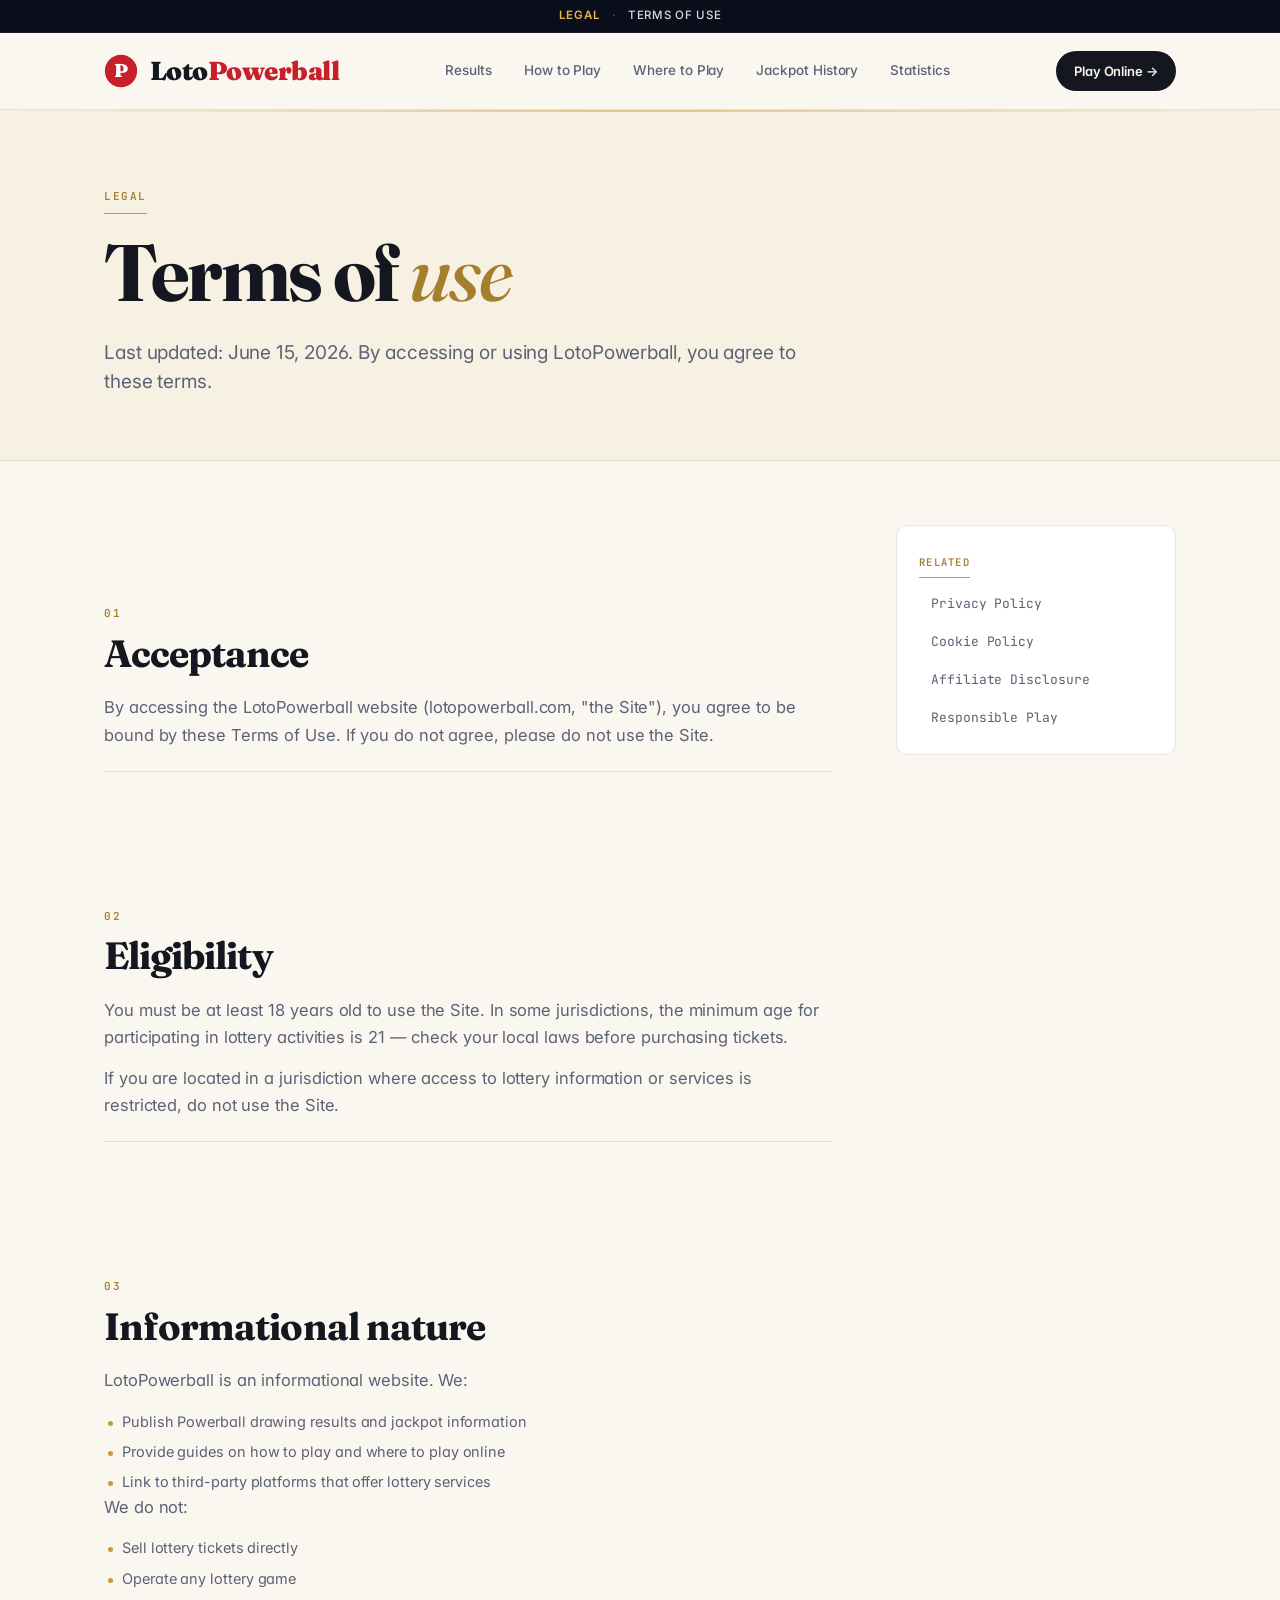
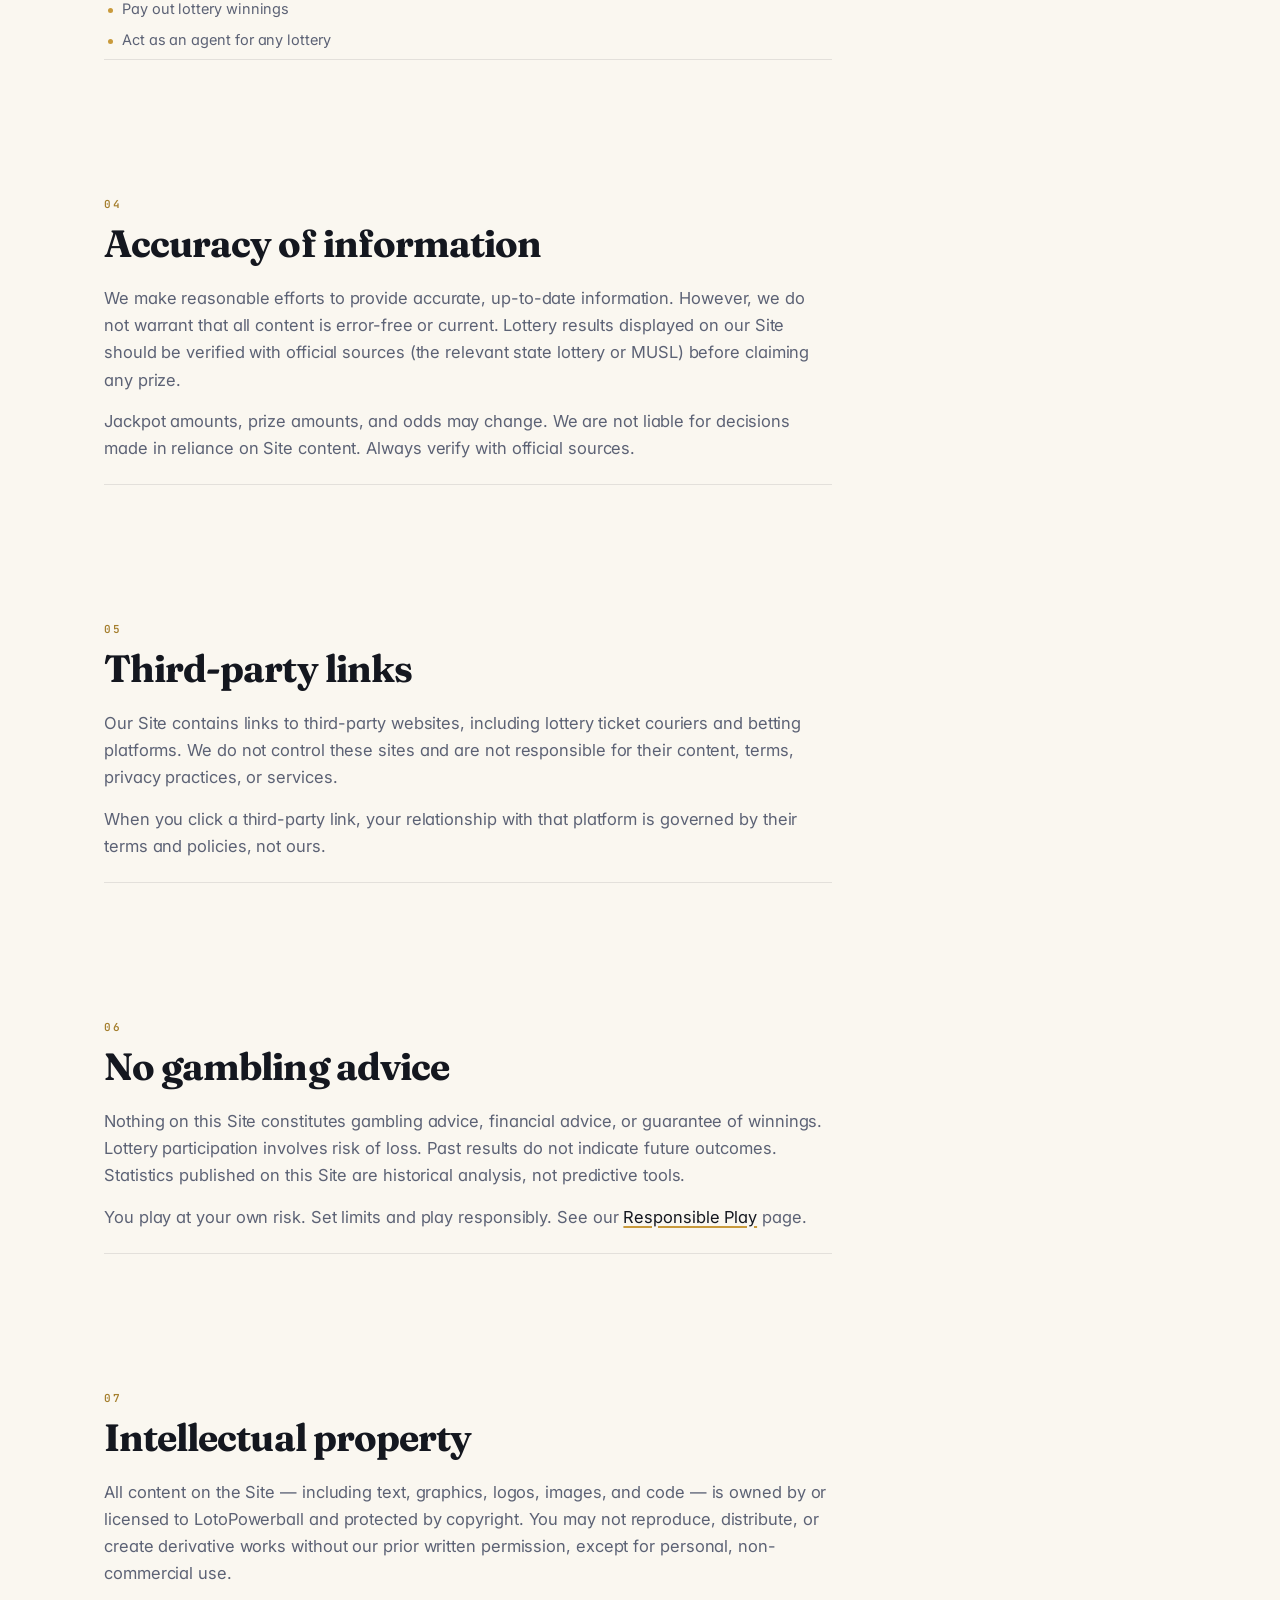
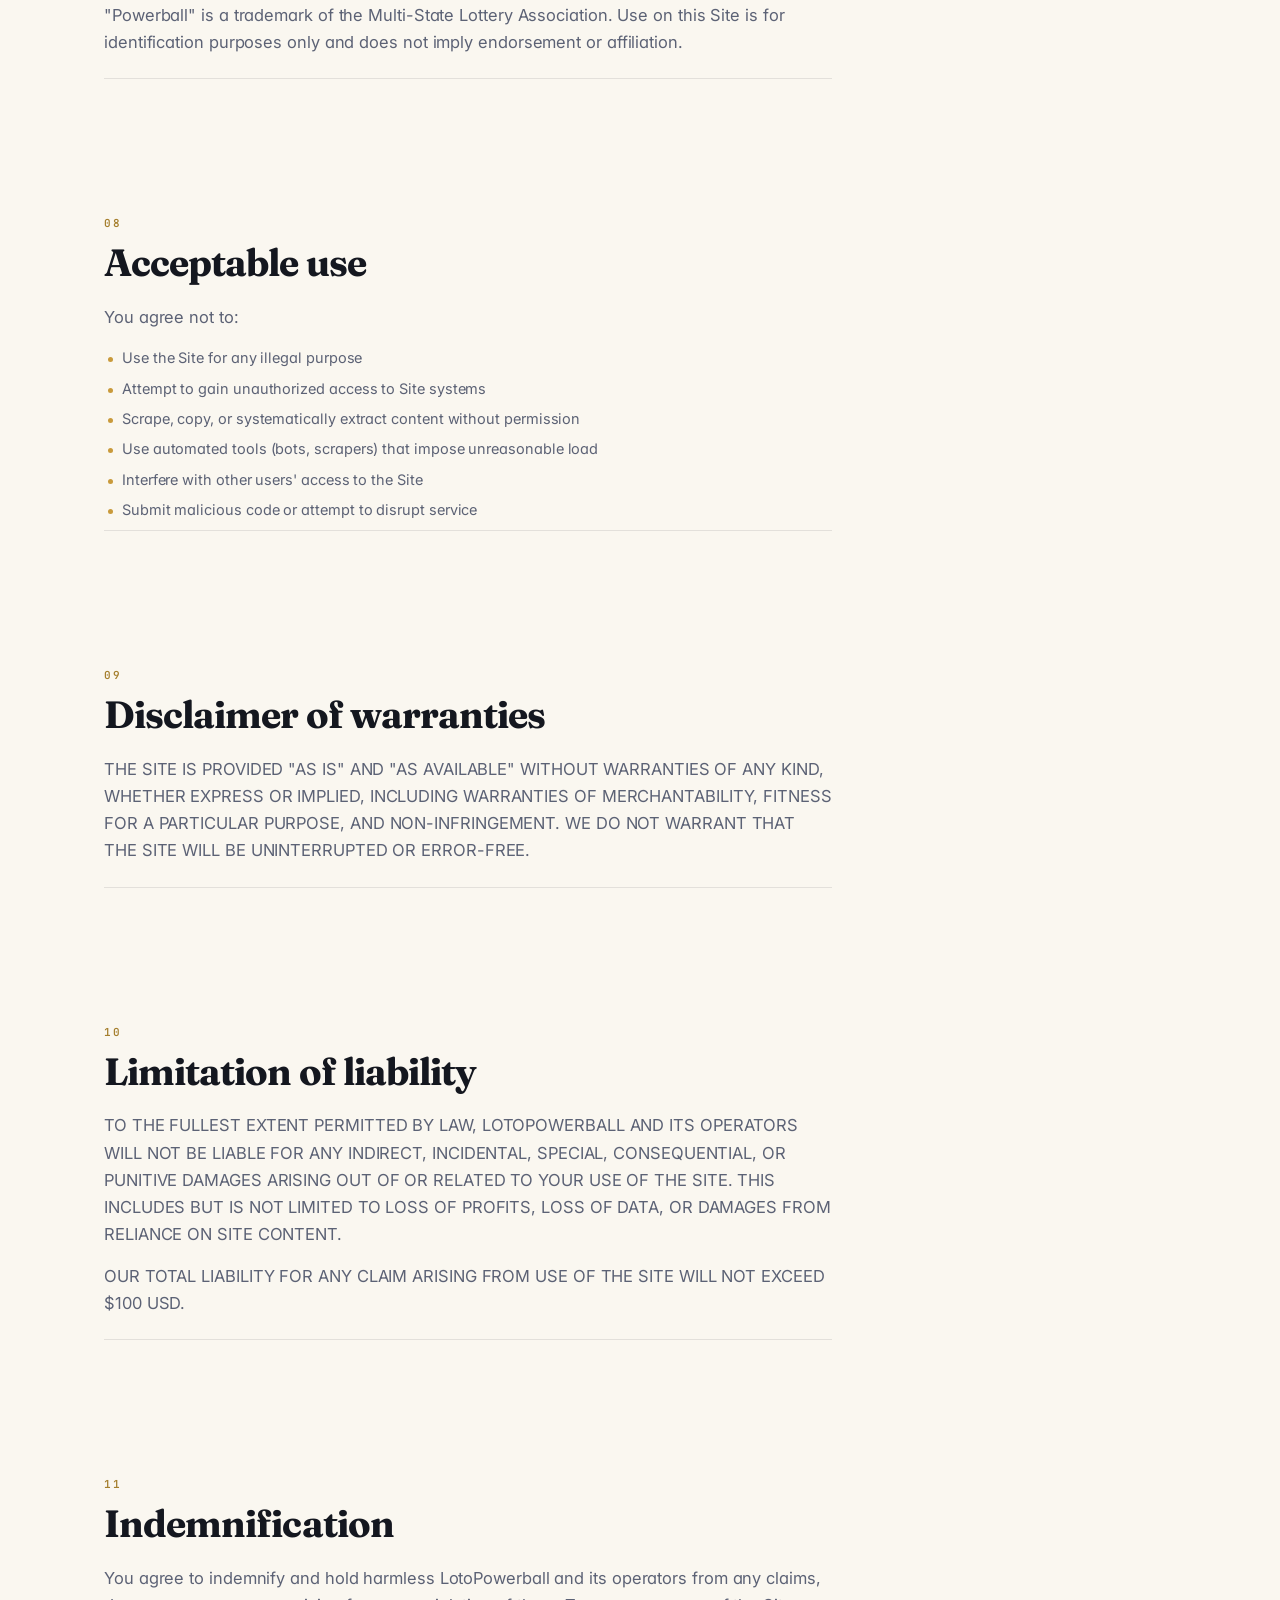
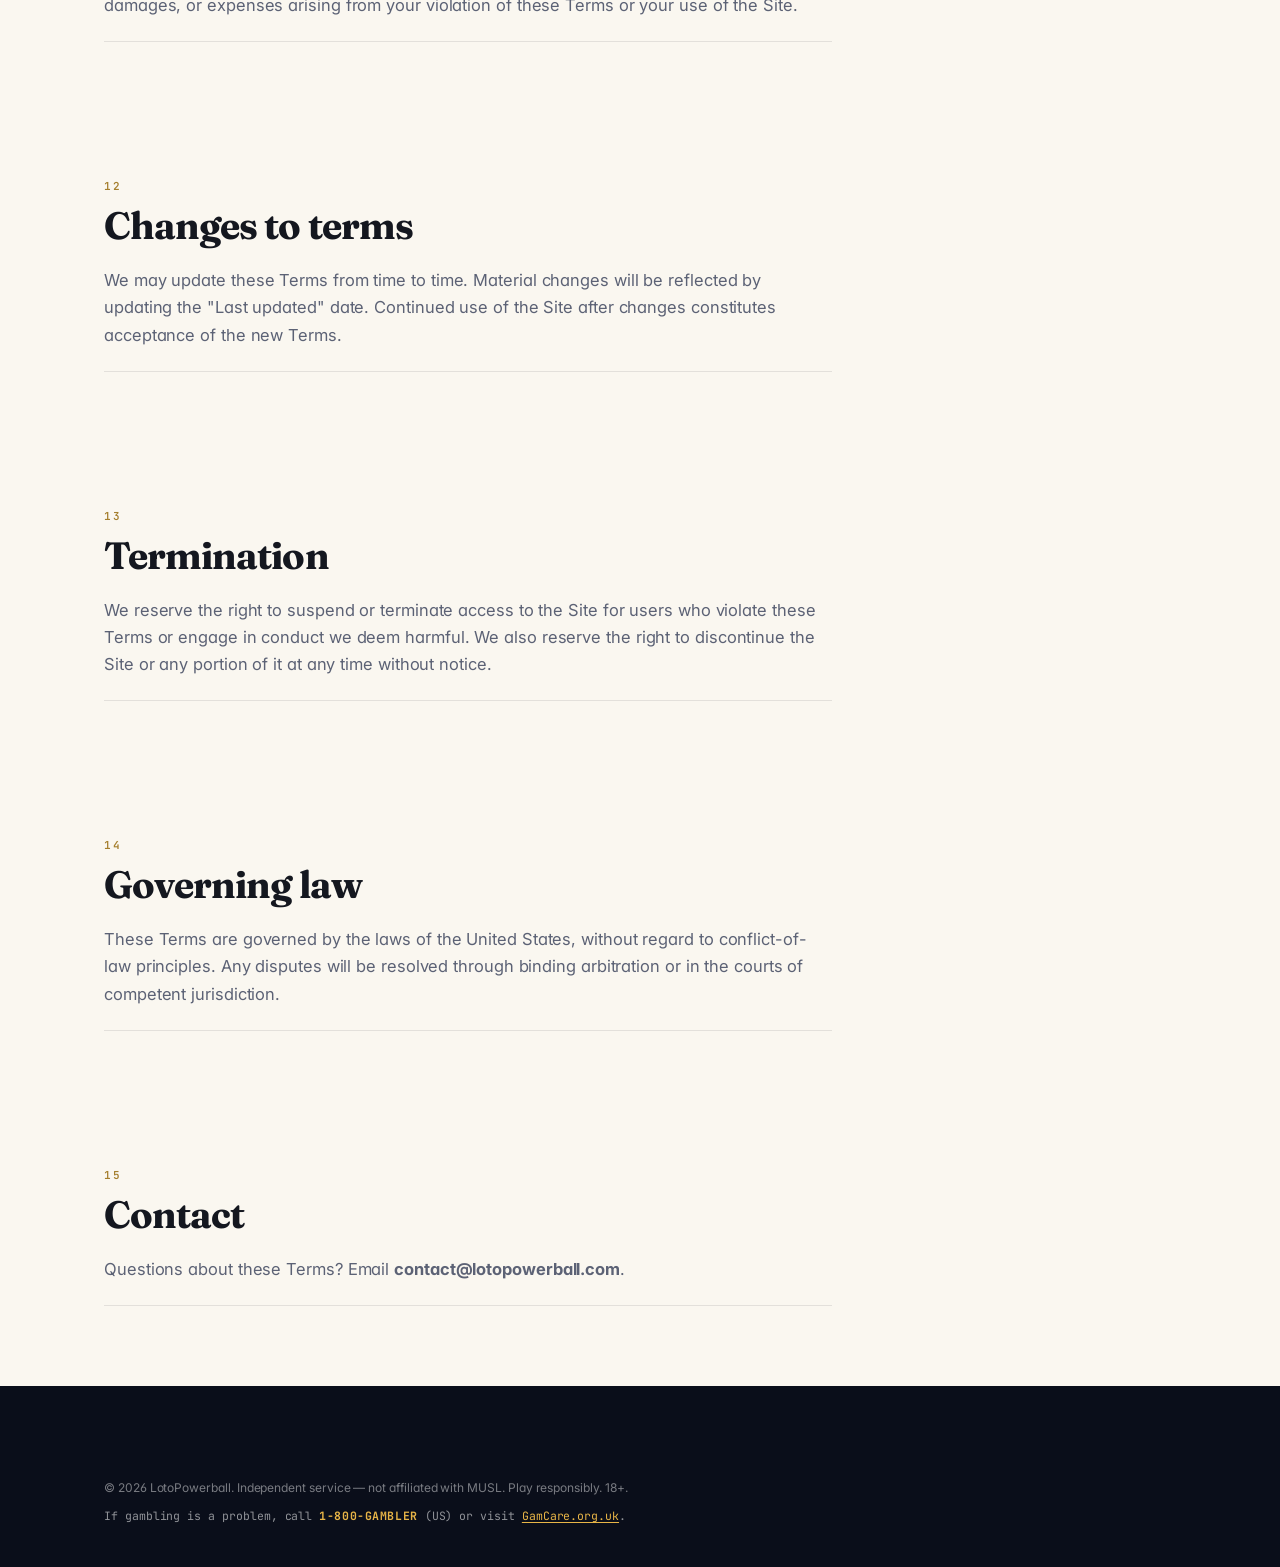
<file: pages/terms.html>
<!DOCTYPE html>
<html lang="en">
<head>
<meta charset="UTF-8">
<meta name="viewport" content="width=device-width, initial-scale=1.0">
<title>Terms of Use — LotoPowerball</title>
<meta name="description" content="LotoPowerball terms of use. Rules for using our website, disclaimers, limitations of liability, and applicable law.">
<link rel="canonical" href="https://lotopowerball.com/pages/terms.html">
<link rel="preconnect" href="https://fonts.googleapis.com">
<link rel="preconnect" href="https://fonts.gstatic.com" crossorigin>
<link href="https://fonts.googleapis.com/css2?family=Fraunces:opsz,wght@9..144,400;9..144,500;9..144,600;9..144,700;9..144,900&family=Inter:wght@400;500;600;700&family=JetBrains+Mono:wght@500;700&display=swap" rel="stylesheet">
<link rel="stylesheet" href="/css/style.css">
<link rel="stylesheet" href="/css/page.css">
<!-- Google Analytics 4 — paste your G-XXXXXXXXXX code here -->
</head>
<body>

<div class="top-bar">
  <div class="wrap">
    <span class="edition">Legal</span>
    <span class="sep">·</span>
    <span class="today">Terms of Use</span>
  </div>
</div>

<header class="site-header">
  <div class="wrap header-inner">
    <a href="/" class="brand">
      <span class="brand-mark" aria-hidden="true">
        <svg viewBox="0 0 40 40" width="34" height="34"><circle cx="20" cy="20" r="19" fill="#C8202B"/><text x="20" y="27" font-family="Fraunces, serif" font-size="22" font-weight="900" fill="#fff" text-anchor="middle">P</text></svg>
      </span>
      <span class="brand-name"><span class="brand-loto">Loto</span><span class="brand-power">Powerball</span></span>
    </a>
    <nav class="primary-nav">
      <a href="/">Results</a>
      <a href="/pages/how-to-play.html">How to Play</a>
      <a href="/pages/where-to-play.html">Where to Play</a>
      <a href="/pages/jackpot-history.html">Jackpot History</a>
      <a href="/pages/statistics.html">Statistics</a>
    </nav>
    <a href="/pages/where-to-play.html" class="nav-cta">Play Online &rarr;</a>
  </div>
</header>

<section class="page-hero">
  <div class="wrap">
    <span class="kicker">Legal</span>
    <h1 class="page-title">Terms of <em>use</em></h1>
    <p class="page-deck">Last updated: June 15, 2026. By accessing or using LotoPowerball, you agree to these terms.</p>
  </div>
</section>

<main class="article">
  <div class="wrap article-wrap">
    <article class="article-body">

      <section class="article-section">
        <span class="section-num">01</span>
        <h2>Acceptance</h2>
        <p>By accessing the LotoPowerball website (lotopowerball.com, "the Site"), you agree to be bound by these Terms of Use. If you do not agree, please do not use the Site.</p>
      </section>

      <section class="article-section">
        <span class="section-num">02</span>
        <h2>Eligibility</h2>
        <p>You must be at least 18 years old to use the Site. In some jurisdictions, the minimum age for participating in lottery activities is 21 &mdash; check your local laws before purchasing tickets.</p>
        <p>If you are located in a jurisdiction where access to lottery information or services is restricted, do not use the Site.</p>
      </section>

      <section class="article-section">
        <span class="section-num">03</span>
        <h2>Informational nature</h2>
        <p>LotoPowerball is an informational website. We:</p>
        <ul class="info-list" style="margin-top: 16px;">
          <li>Publish Powerball drawing results and jackpot information</li>
          <li>Provide guides on how to play and where to play online</li>
          <li>Link to third-party platforms that offer lottery services</li>
        </ul>
        <p>We do not:</p>
        <ul class="info-list" style="margin-top: 16px;">
          <li>Sell lottery tickets directly</li>
          <li>Operate any lottery game</li>
          <li>Pay out lottery winnings</li>
          <li>Act as an agent for any lottery</li>
        </ul>
      </section>

      <section class="article-section">
        <span class="section-num">04</span>
        <h2>Accuracy of information</h2>
        <p>We make reasonable efforts to provide accurate, up-to-date information. However, we do not warrant that all content is error-free or current. Lottery results displayed on our Site should be verified with official sources (the relevant state lottery or MUSL) before claiming any prize.</p>
        <p>Jackpot amounts, prize amounts, and odds may change. We are not liable for decisions made in reliance on Site content. Always verify with official sources.</p>
      </section>

      <section class="article-section">
        <span class="section-num">05</span>
        <h2>Third-party links</h2>
        <p>Our Site contains links to third-party websites, including lottery ticket couriers and betting platforms. We do not control these sites and are not responsible for their content, terms, privacy practices, or services.</p>
        <p>When you click a third-party link, your relationship with that platform is governed by their terms and policies, not ours.</p>
      </section>

      <section class="article-section">
        <span class="section-num">06</span>
        <h2>No gambling advice</h2>
        <p>Nothing on this Site constitutes gambling advice, financial advice, or guarantee of winnings. Lottery participation involves risk of loss. Past results do not indicate future outcomes. Statistics published on this Site are historical analysis, not predictive tools.</p>
        <p>You play at your own risk. Set limits and play responsibly. See our <a href="/pages/responsible-play.html">Responsible Play</a> page.</p>
      </section>

      <section class="article-section">
        <span class="section-num">07</span>
        <h2>Intellectual property</h2>
        <p>All content on the Site &mdash; including text, graphics, logos, images, and code &mdash; is owned by or licensed to LotoPowerball and protected by copyright. You may not reproduce, distribute, or create derivative works without our prior written permission, except for personal, non-commercial use.</p>
        <p>"Powerball" is a trademark of the Multi-State Lottery Association. Use on this Site is for identification purposes only and does not imply endorsement or affiliation.</p>
      </section>

      <section class="article-section">
        <span class="section-num">08</span>
        <h2>Acceptable use</h2>
        <p>You agree not to:</p>
        <ul class="info-list" style="margin-top: 16px;">
          <li>Use the Site for any illegal purpose</li>
          <li>Attempt to gain unauthorized access to Site systems</li>
          <li>Scrape, copy, or systematically extract content without permission</li>
          <li>Use automated tools (bots, scrapers) that impose unreasonable load</li>
          <li>Interfere with other users' access to the Site</li>
          <li>Submit malicious code or attempt to disrupt service</li>
        </ul>
      </section>

      <section class="article-section">
        <span class="section-num">09</span>
        <h2>Disclaimer of warranties</h2>
        <p>THE SITE IS PROVIDED "AS IS" AND "AS AVAILABLE" WITHOUT WARRANTIES OF ANY KIND, WHETHER EXPRESS OR IMPLIED, INCLUDING WARRANTIES OF MERCHANTABILITY, FITNESS FOR A PARTICULAR PURPOSE, AND NON-INFRINGEMENT. WE DO NOT WARRANT THAT THE SITE WILL BE UNINTERRUPTED OR ERROR-FREE.</p>
      </section>

      <section class="article-section">
        <span class="section-num">10</span>
        <h2>Limitation of liability</h2>
        <p>TO THE FULLEST EXTENT PERMITTED BY LAW, LOTOPOWERBALL AND ITS OPERATORS WILL NOT BE LIABLE FOR ANY INDIRECT, INCIDENTAL, SPECIAL, CONSEQUENTIAL, OR PUNITIVE DAMAGES ARISING OUT OF OR RELATED TO YOUR USE OF THE SITE. THIS INCLUDES BUT IS NOT LIMITED TO LOSS OF PROFITS, LOSS OF DATA, OR DAMAGES FROM RELIANCE ON SITE CONTENT.</p>
        <p>OUR TOTAL LIABILITY FOR ANY CLAIM ARISING FROM USE OF THE SITE WILL NOT EXCEED $100 USD.</p>
      </section>

      <section class="article-section">
        <span class="section-num">11</span>
        <h2>Indemnification</h2>
        <p>You agree to indemnify and hold harmless LotoPowerball and its operators from any claims, damages, or expenses arising from your violation of these Terms or your use of the Site.</p>
      </section>

      <section class="article-section">
        <span class="section-num">12</span>
        <h2>Changes to terms</h2>
        <p>We may update these Terms from time to time. Material changes will be reflected by updating the "Last updated" date. Continued use of the Site after changes constitutes acceptance of the new Terms.</p>
      </section>

      <section class="article-section">
        <span class="section-num">13</span>
        <h2>Termination</h2>
        <p>We reserve the right to suspend or terminate access to the Site for users who violate these Terms or engage in conduct we deem harmful. We also reserve the right to discontinue the Site or any portion of it at any time without notice.</p>
      </section>

      <section class="article-section">
        <span class="section-num">14</span>
        <h2>Governing law</h2>
        <p>These Terms are governed by the laws of the United States, without regard to conflict-of-law principles. Any disputes will be resolved through binding arbitration or in the courts of competent jurisdiction.</p>
      </section>

      <section class="article-section">
        <span class="section-num">15</span>
        <h2>Contact</h2>
        <p>Questions about these Terms? Email <strong>contact@lotopowerball.com</strong>.</p>
      </section>

    </article>

    <aside class="article-side">
      <div class="side-block">
        <span class="kicker">Related</span>
        <ul class="toc">
          <li><a href="/pages/privacy.html">Privacy Policy</a></li>
          <li><a href="/pages/cookies.html">Cookie Policy</a></li>
          <li><a href="/pages/affiliate-disclosure.html">Affiliate Disclosure</a></li>
          <li><a href="/pages/responsible-play.html">Responsible Play</a></li>
        </ul>
      </div>
    </aside>

  </div>
</main>

<footer class="site-footer">
  <div class="wrap">
    <div class="footer-bottom">
      <p>&copy; 2026 LotoPowerball. Independent service &mdash; not affiliated with MUSL. Play responsibly. 18+.</p>
      <p class="responsible">If gambling is a problem, call <strong>1-800-GAMBLER</strong> (US) or visit <a href="https://www.gamcare.org.uk" rel="nofollow noopener" target="_blank">GamCare.org.uk</a>.</p>
    </div>
  </div>
</footer>

</body>
</html>
</file>
<file: css/style.css>
/* =====================================================
   LotoPowerball — Editorial Premium
   ===================================================== */

*, *::before, *::after { box-sizing: border-box; margin: 0; padding: 0; }

:root {
  /* Surfaces */
  --bg:           #FAF7F0;
  --bg-card:     #FFFFFF;
  --bg-dark:     #0A0E1A;
  --bg-soft:     #F2EDE0;
  --bg-tint:     #F6F1E3;

  /* Ink */
  --ink:         #14171F;
  --ink-soft:    #5C6275;
  --ink-faint:   #9CA0AB;
  --ink-rev:     #FAF7F0;

  /* Accents */
  --gold:        #C99A3B;
  --gold-deep:   #A57F2E;
  --gold-hot:    #E8B547;
  --gold-tint:   #F8EFD8;
  --red:         #C8202B;
  --red-deep:    #9F1822;
  --green:       #1F6F4A;
  --green-tint:  #E4F0E8;

  /* Lines */
  --rule:        rgba(20, 23, 31, 0.10);
  --rule-strong: rgba(20, 23, 31, 0.18);
  --rule-faint:  rgba(20, 23, 31, 0.05);

  /* Type */
  --serif:       'Fraunces', Georgia, 'Times New Roman', serif;
  --sans:        'Inter', -apple-system, BlinkMacSystemFont, 'Segoe UI', system-ui, sans-serif;
  --mono:        'JetBrains Mono', ui-monospace, 'SF Mono', Menlo, monospace;
}

html { font-size: 16px; -webkit-text-size-adjust: 100%; scroll-behavior: smooth; }

body {
  font-family: var(--sans);
  background: var(--bg);
  color: var(--ink);
  line-height: 1.55;
  font-feature-settings: 'ss01', 'cv11';
  -webkit-font-smoothing: antialiased;
  -moz-osx-font-smoothing: grayscale;
}

a { color: var(--ink); text-decoration: none; }
a:hover { color: var(--gold-deep); }

.wrap { max-width: 1120px; margin: 0 auto; padding: 0 24px; }

/* =====================================================
   TOP META BAR
   ===================================================== */
.top-bar {
  background: var(--bg-dark);
  color: var(--ink-rev);
  font-size: 11.5px;
  font-weight: 500;
  letter-spacing: 0.06em;
  text-transform: uppercase;
  padding: 7px 0;
  border-bottom: 1px solid rgba(255,255,255,0.06);
}
.top-bar .wrap { display: flex; align-items: center; justify-content: center; gap: 12px; flex-wrap: wrap; }
.top-bar .edition { color: var(--gold-hot); font-weight: 600; }
.top-bar .sep { color: rgba(255,255,255,0.3); }
.top-bar .today { color: rgba(255,255,255,0.85); }
.top-bar .locale { color: rgba(255,255,255,0.55); font-family: var(--mono); font-size: 10.5px; }

/* =====================================================
   HEADER
   ===================================================== */
.site-header {
  background: var(--bg);
  border-bottom: 1px solid var(--rule);
  position: sticky;
  top: 0;
  z-index: 50;
  backdrop-filter: blur(8px);
  background-color: rgba(250, 247, 240, 0.92);
}
.header-inner {
  display: flex;
  align-items: center;
  justify-content: space-between;
  gap: 32px;
  padding: 18px 24px;
  min-height: 72px;
}
.brand {
  display: flex;
  align-items: center;
  gap: 12px;
  text-decoration: none;
  flex-shrink: 0;
}
.brand-mark { display: flex; align-items: center; }
.brand-name {
  font-family: var(--serif);
  font-size: 26px;
  font-weight: 900;
  line-height: 1;
  letter-spacing: -0.02em;
}
.brand-loto { color: var(--ink); }
.brand-power { color: var(--red); }

.primary-nav {
  display: flex;
  gap: 4px;
  align-items: center;
}
.primary-nav a {
  font-size: 13.5px;
  font-weight: 500;
  color: var(--ink-soft);
  padding: 8px 14px;
  border-radius: 6px;
  letter-spacing: -0.005em;
  transition: color .15s, background .15s;
}
.primary-nav a:hover {
  color: var(--ink);
  background: var(--bg-soft);
}
.primary-nav a.active {
  color: var(--ink);
  background: var(--bg-soft);
}

.nav-cta {
  background: var(--ink);
  color: var(--bg) !important;
  font-size: 13px;
  font-weight: 600;
  padding: 10px 18px;
  border-radius: 999px;
  letter-spacing: -0.005em;
  transition: background .15s;
  white-space: nowrap;
}
.nav-cta:hover {
  background: var(--gold-deep);
  color: var(--bg) !important;
}

/* =====================================================
   HERO
   ===================================================== */
.hero {
  background:
    radial-gradient(ellipse 80% 60% at 20% 30%, rgba(201, 154, 59, 0.06) 0%, transparent 60%),
    var(--bg);
  padding: 64px 0 72px;
  border-bottom: 1px solid var(--rule);
  position: relative;
  overflow: hidden;
}
.hero::before {
  content: '';
  position: absolute;
  top: 0; left: 0; right: 0;
  height: 1px;
  background: linear-gradient(90deg, transparent, var(--gold), transparent);
  opacity: 0.4;
}
.hero-grid {
  display: grid;
  grid-template-columns: 1.5fr 1fr;
  gap: 64px;
  align-items: center;
}
.hero-main { min-width: 0; }
.hero-eyebrow {
  display: inline-flex;
  align-items: center;
  gap: 10px;
  font-family: var(--mono);
  font-size: 11.5px;
  font-weight: 500;
  letter-spacing: 0.08em;
  text-transform: uppercase;
  color: var(--ink-soft);
  background: var(--bg-tint);
  border: 1px solid var(--rule);
  padding: 7px 14px;
  border-radius: 999px;
  margin-bottom: 28px;
}
.dot {
  width: 7px;
  height: 7px;
  border-radius: 50%;
  display: inline-block;
}
.dot-live {
  background: var(--red);
  box-shadow: 0 0 0 0 rgba(200, 32, 43, 0.5);
  animation: pulse 2s infinite;
}
@keyframes pulse {
  0% { box-shadow: 0 0 0 0 rgba(200, 32, 43, 0.5); }
  70% { box-shadow: 0 0 0 8px rgba(200, 32, 43, 0); }
  100% { box-shadow: 0 0 0 0 rgba(200, 32, 43, 0); }
}

.hero-jackpot {
  font-family: var(--serif);
  font-weight: 900;
  line-height: 0.92;
  letter-spacing: -0.045em;
  color: var(--ink);
  margin-bottom: 20px;
  font-feature-settings: 'lnum', 'tnum';
}
.jp-amount {
  font-size: clamp(72px, 11vw, 152px);
  display: inline-block;
  background: linear-gradient(180deg, var(--ink) 0%, #2a2f3c 100%);
  -webkit-background-clip: text;
  background-clip: text;
  -webkit-text-fill-color: transparent;
}
.jp-scale {
  font-size: clamp(40px, 6vw, 76px);
  color: var(--gold-deep);
  font-style: italic;
  font-weight: 600;
  margin-left: 12px;
  letter-spacing: -0.03em;
}

.hero-cash {
  font-size: 15px;
  color: var(--ink-soft);
  margin-bottom: 32px;
  letter-spacing: -0.005em;
}
.hero-cash strong {
  color: var(--ink);
  font-weight: 600;
  font-variant-numeric: tabular-nums;
}

.hero-cta-row {
  display: flex;
  gap: 14px;
  align-items: center;
  flex-wrap: wrap;
  margin-bottom: 28px;
}

.btn-primary {
  display: inline-flex;
  align-items: center;
  gap: 10px;
  background: var(--ink);
  color: var(--bg) !important;
  font-size: 15px;
  font-weight: 600;
  padding: 15px 26px;
  border-radius: 8px;
  letter-spacing: -0.01em;
  transition: background .18s, transform .12s;
  text-decoration: none !important;
  border: 1px solid var(--ink);
}
.btn-primary:hover {
  background: var(--gold-deep);
  border-color: var(--gold-deep);
  transform: translateY(-1px);
}
.btn-primary .arr {
  transition: transform .18s;
  font-weight: 400;
}
.btn-primary:hover .arr { transform: translateX(3px); }

.btn-ghost {
  display: inline-flex;
  align-items: center;
  font-size: 15px;
  font-weight: 600;
  padding: 14px 24px;
  border-radius: 8px;
  letter-spacing: -0.01em;
  color: var(--ink);
  border: 1px solid var(--rule-strong);
  background: transparent;
  transition: background .15s, border-color .15s;
}
.btn-ghost:hover {
  background: var(--bg-soft);
  border-color: var(--ink-soft);
}

.btn-secondary {
  display: inline-flex;
  align-items: center;
  gap: 10px;
  background: transparent;
  color: var(--ink) !important;
  font-size: 14px;
  font-weight: 600;
  padding: 13px 22px;
  border-radius: 8px;
  letter-spacing: -0.005em;
  border: 1px solid var(--ink);
  transition: background .15s;
  text-decoration: none !important;
}
.btn-secondary:hover {
  background: var(--ink);
  color: var(--bg) !important;
}

.btn-full {
  width: 100%;
  justify-content: center;
  padding: 14px 22px;
}

.trust-row {
  display: flex;
  flex-wrap: wrap;
  gap: 18px;
  align-items: center;
}
.trust-item {
  display: inline-flex;
  align-items: center;
  gap: 6px;
  font-size: 12.5px;
  color: var(--ink-soft);
  letter-spacing: -0.005em;
}
.trust-item svg { color: var(--green); flex-shrink: 0; }

/* Hero side — Countdown card */
.hero-side { min-width: 0; }
.countdown-card {
  background: var(--bg-dark);
  color: var(--ink-rev);
  border-radius: 16px;
  padding: 28px;
  position: relative;
  overflow: hidden;
  border: 1px solid rgba(255, 255, 255, 0.06);
}
.countdown-card::before {
  content: '';
  position: absolute;
  top: 0; left: 0; right: 0;
  height: 3px;
  background: linear-gradient(90deg, var(--gold), var(--gold-hot), var(--gold));
}
.cd-label {
  font-family: var(--mono);
  font-size: 11px;
  font-weight: 500;
  letter-spacing: 0.1em;
  text-transform: uppercase;
  color: rgba(255, 255, 255, 0.55);
  margin-bottom: 20px;
}
.cd-numbers {
  display: grid;
  grid-template-columns: repeat(4, 1fr);
  gap: 4px;
  margin-bottom: 24px;
}
.cd-unit {
  text-align: center;
  display: flex;
  flex-direction: column;
  gap: 4px;
  border-right: 1px solid rgba(255, 255, 255, 0.08);
  padding-right: 4px;
}
.cd-unit:last-child { border-right: none; }
.cd-val {
  font-family: var(--serif);
  font-size: 32px;
  font-weight: 700;
  line-height: 1;
  letter-spacing: -0.02em;
  color: #fff;
  font-variant-numeric: tabular-nums;
}
.cd-key {
  font-family: var(--mono);
  font-size: 9.5px;
  text-transform: uppercase;
  letter-spacing: 0.1em;
  color: rgba(255, 255, 255, 0.45);
}
.cd-sched {
  padding-top: 18px;
  border-top: 1px solid rgba(255, 255, 255, 0.08);
}
.sched-row {
  display: flex;
  justify-content: space-between;
  margin-bottom: 12px;
  font-family: var(--mono);
  font-size: 11px;
  letter-spacing: 0.08em;
  text-transform: uppercase;
  color: rgba(255, 255, 255, 0.45);
}
.sched-next {
  color: var(--gold-hot) !important;
  font-weight: 700;
  position: relative;
}
.sched-next::after {
  content: '';
  position: absolute;
  bottom: -3px;
  left: 0; right: 0;
  height: 2px;
  background: var(--gold-hot);
}
.cd-foot {
  font-size: 11.5px;
  color: rgba(255, 255, 255, 0.55);
  letter-spacing: -0.005em;
}

/* =====================================================
   AD ZONES
   ===================================================== */
.ad-zone {
  padding: 20px 0;
  border-top: 1px solid var(--rule-faint);
  border-bottom: 1px solid var(--rule-faint);
  background: var(--bg);
}
.ad-label {
  font-family: var(--mono);
  font-size: 10px;
  font-weight: 500;
  letter-spacing: 0.12em;
  text-transform: uppercase;
  color: var(--ink-faint);
  text-align: center;
  margin-bottom: 8px;
}
.ad-slot { display: flex; justify-content: center; }
.ad-placeholder {
  width: 100%;
  max-width: 970px;
  min-height: 90px;
  background: var(--bg-soft);
  border: 1px dashed var(--rule-strong);
  border-radius: 6px;
  display: flex;
  align-items: center;
  justify-content: center;
  font-family: var(--mono);
  font-size: 11px;
  color: var(--ink-faint);
  letter-spacing: 0.05em;
}

/* =====================================================
   SECTIONS — common
   ===================================================== */
section {
  padding: 80px 0;
  border-bottom: 1px solid var(--rule);
}
.section-head {
  margin-bottom: 48px;
  max-width: 720px;
}
.kicker {
  display: inline-block;
  font-family: var(--mono);
  font-size: 11px;
  font-weight: 600;
  letter-spacing: 0.14em;
  text-transform: uppercase;
  color: var(--gold-deep);
  margin-bottom: 14px;
  padding-bottom: 8px;
  border-bottom: 1px solid var(--gold);
}
.section-head h2 {
  font-family: var(--serif);
  font-size: clamp(34px, 4.5vw, 52px);
  font-weight: 700;
  line-height: 1.04;
  letter-spacing: -0.025em;
  margin-bottom: 16px;
  color: var(--ink);
}
.section-head .lede {
  font-size: 17px;
  color: var(--ink-soft);
  line-height: 1.55;
  max-width: 620px;
  letter-spacing: -0.005em;
}

/* =====================================================
   LATEST RESULTS
   ===================================================== */
.result-feature {
  background: var(--bg-card);
  border: 1px solid var(--rule);
  border-radius: 16px;
  padding: 40px;
  position: relative;
}
.result-feature::before {
  content: '';
  position: absolute;
  top: 0; left: 40px; right: 40px;
  height: 3px;
  background: var(--gold);
  border-radius: 0 0 3px 3px;
}
.result-meta {
  display: flex;
  align-items: center;
  gap: 14px;
  margin-bottom: 30px;
}
.result-date {
  font-family: var(--mono);
  font-size: 12px;
  font-weight: 500;
  letter-spacing: 0.05em;
  text-transform: uppercase;
  color: var(--ink-soft);
}
.result-tag {
  background: var(--green-tint);
  color: var(--green);
  font-size: 11px;
  font-weight: 600;
  letter-spacing: 0.04em;
  text-transform: uppercase;
  padding: 4px 10px;
  border-radius: 999px;
}

.balls-stage {
  padding: 24px 0;
  margin-bottom: 30px;
  border-top: 1px solid var(--rule-faint);
  border-bottom: 1px solid var(--rule-faint);
}
.ball-set {
  display: flex;
  flex-wrap: wrap;
  align-items: center;
  gap: 14px;
  justify-content: center;
}
.ball {
  width: 66px;
  height: 66px;
  border-radius: 50%;
  background: var(--bg);
  border: 1.5px solid var(--ink);
  color: var(--ink);
  display: flex;
  align-items: center;
  justify-content: center;
  font-family: var(--serif);
  font-size: 28px;
  font-weight: 700;
  letter-spacing: -0.02em;
  font-variant-numeric: tabular-nums;
  position: relative;
  flex-shrink: 0;
  transition: transform .2s;
}
.ball::after {
  content: '';
  position: absolute;
  top: 6px; left: 10px;
  width: 14px; height: 8px;
  background: rgba(255, 255, 255, 0.5);
  border-radius: 50%;
  filter: blur(2px);
}
.ball:hover { transform: translateY(-2px); }
.ball-pb {
  background: var(--red);
  color: #fff;
  border-color: var(--red);
}
.ball-sep {
  font-family: var(--serif);
  font-size: 24px;
  font-weight: 400;
  color: var(--ink-faint);
  margin: 0 6px;
}
.powerplay {
  display: inline-flex;
  align-items: center;
  gap: 6px;
  background: var(--ink);
  color: var(--ink-rev);
  font-family: var(--mono);
  font-size: 11px;
  font-weight: 500;
  letter-spacing: 0.08em;
  text-transform: uppercase;
  padding: 8px 14px;
  border-radius: 999px;
  margin-left: 8px;
}
.powerplay strong {
  font-family: var(--serif);
  font-size: 16px;
  font-weight: 700;
  color: var(--gold-hot);
}

.result-stats {
  display: grid;
  grid-template-columns: repeat(4, 1fr);
  gap: 1px;
  background: var(--rule);
  margin-bottom: 24px;
  border: 1px solid var(--rule);
  border-radius: 10px;
  overflow: hidden;
}
.rs-item {
  background: var(--bg-card);
  padding: 18px 16px;
  text-align: center;
}
.rs-label {
  font-family: var(--mono);
  font-size: 10px;
  font-weight: 500;
  letter-spacing: 0.1em;
  text-transform: uppercase;
  color: var(--ink-faint);
  margin-bottom: 8px;
}
.rs-value {
  font-family: var(--serif);
  font-size: 22px;
  font-weight: 600;
  letter-spacing: -0.02em;
  color: var(--ink);
  font-variant-numeric: tabular-nums;
}

.result-foot {
  display: flex;
  justify-content: space-between;
  align-items: center;
  flex-wrap: wrap;
  gap: 12px;
  padding-top: 8px;
}
.result-foot > span {
  font-size: 14px;
  color: var(--ink-soft);
  letter-spacing: -0.005em;
}
.result-foot strong {
  color: var(--gold-deep);
  font-family: var(--serif);
  font-weight: 700;
  font-size: 16px;
}
.link-inline {
  font-size: 13.5px;
  font-weight: 600;
  color: var(--ink);
  text-decoration: underline;
  text-decoration-color: var(--gold);
  text-decoration-thickness: 1.5px;
  text-underline-offset: 4px;
  letter-spacing: -0.005em;
}
.link-inline:hover { color: var(--gold-deep); }

/* =====================================================
   AFFILIATE / WHERE TO PLAY
   ===================================================== */
.section-where { background: var(--bg-tint); }

.affiliate-shelf {
  display: grid;
  grid-template-columns: repeat(3, 1fr);
  gap: 20px;
  margin-bottom: 32px;
}
.aff-card {
  background: var(--bg-card);
  border: 1px solid var(--rule);
  border-radius: 14px;
  padding: 32px 28px 28px;
  display: flex;
  flex-direction: column;
  gap: 14px;
  position: relative;
  transition: border-color .2s, transform .2s;
}
.aff-card:hover {
  border-color: var(--rule-strong);
  transform: translateY(-2px);
}
.aff-featured {
  border-color: var(--gold);
  background:
    linear-gradient(180deg, var(--gold-tint) 0%, var(--bg-card) 50%);
}
.aff-rank {
  position: absolute;
  top: 24px;
  right: 28px;
  font-family: var(--serif);
  font-size: 32px;
  font-weight: 700;
  line-height: 1;
  color: var(--rule-strong);
  letter-spacing: -0.03em;
}
.aff-featured .aff-rank { color: var(--gold); }

.aff-head { margin-bottom: 4px; }
.aff-head h3 {
  font-family: var(--serif);
  font-size: 26px;
  font-weight: 700;
  letter-spacing: -0.025em;
  margin-bottom: 8px;
}
.aff-stars {
  display: flex;
  align-items: center;
  gap: 8px;
  font-size: 13px;
  color: var(--ink-soft);
}
.aff-stars > span:first-child {
  color: var(--gold);
  letter-spacing: 1px;
  font-size: 14px;
}
.aff-rating { font-weight: 600; color: var(--ink); }

.aff-tag {
  display: inline-block;
  font-family: var(--mono);
  font-size: 10.5px;
  font-weight: 500;
  letter-spacing: 0.1em;
  text-transform: uppercase;
  color: var(--gold-deep);
  background: var(--gold-tint);
  padding: 4px 10px;
  border-radius: 4px;
  width: fit-content;
}
.aff-featured .aff-tag {
  background: var(--ink);
  color: var(--gold-hot);
}

.aff-desc {
  font-size: 14px;
  color: var(--ink-soft);
  line-height: 1.6;
  letter-spacing: -0.005em;
}
.aff-list {
  list-style: none;
  display: flex;
  flex-direction: column;
  gap: 7px;
  margin: 4px 0 12px;
}
.aff-list li {
  font-size: 13px;
  color: var(--ink-soft);
  padding-left: 18px;
  position: relative;
  line-height: 1.5;
  letter-spacing: -0.005em;
}
.aff-list li::before {
  content: '';
  position: absolute;
  left: 0; top: 7px;
  width: 8px; height: 4px;
  border-left: 1.5px solid var(--green);
  border-bottom: 1.5px solid var(--green);
  transform: rotate(-45deg);
}
.aff-note {
  font-size: 12px;
  color: var(--ink-faint);
  text-align: center;
  font-style: italic;
  margin-top: 4px;
}

.aff-disclosure {
  font-size: 12.5px;
  color: var(--ink-soft);
  line-height: 1.6;
  padding: 18px 22px;
  background: var(--bg-card);
  border-left: 3px solid var(--gold);
  border-radius: 0 6px 6px 0;
  max-width: 760px;
  letter-spacing: -0.005em;
}
.aff-disclosure strong { color: var(--ink); }

/* =====================================================
   TABLES
   ===================================================== */
.table-wrap {
  background: var(--bg-card);
  border: 1px solid var(--rule);
  border-radius: 14px;
  overflow: hidden;
  margin-bottom: 20px;
}
.data-table {
  width: 100%;
  border-collapse: collapse;
  font-size: 14px;
}
.data-table thead th {
  background: var(--bg-tint);
  font-family: var(--mono);
  font-size: 11px;
  font-weight: 600;
  letter-spacing: 0.1em;
  text-transform: uppercase;
  color: var(--ink-soft);
  padding: 14px 18px;
  text-align: left;
  border-bottom: 1px solid var(--rule);
}
.data-table thead th.num { text-align: right; }
.data-table tbody td {
  padding: 16px 18px;
  border-bottom: 1px solid var(--rule-faint);
  vertical-align: middle;
  color: var(--ink);
}
.data-table tbody tr:last-child td { border-bottom: none; }
.data-table tbody tr:hover td { background: var(--bg-tint); }

.t-date {
  font-family: var(--mono);
  font-size: 13px;
  font-weight: 500;
  letter-spacing: -0.005em;
}
.t-date .day {
  display: inline-block;
  margin-left: 6px;
  font-size: 11px;
  color: var(--ink-faint);
  text-transform: uppercase;
  letter-spacing: 0.06em;
}
.t-nums {
  font-family: var(--mono);
  font-size: 14px;
  font-weight: 600;
  letter-spacing: 0.04em;
  color: var(--ink);
}
.t-pb {
  font-family: var(--mono);
  font-size: 14px;
  font-weight: 700;
  color: var(--red);
}
.data-table .num {
  text-align: right;
  font-family: var(--mono);
  font-variant-numeric: tabular-nums;
  font-weight: 500;
}
.t-rolled {
  font-family: var(--mono);
  font-size: 11px;
  font-weight: 500;
  letter-spacing: 0.05em;
  text-transform: uppercase;
  color: var(--ink-faint);
  padding: 3px 10px;
  border: 1px solid var(--rule-strong);
  border-radius: 999px;
}

.prize-table .match-text {
  font-size: 13.5px;
  letter-spacing: -0.005em;
}
.prize-jackpot td {
  background: var(--gold-tint);
  font-weight: 700;
}
.prize-jackpot td strong {
  font-family: var(--serif);
  font-size: 16px;
  color: var(--gold-deep);
}

.link-more {
  font-size: 13.5px;
  font-weight: 600;
  color: var(--ink);
  text-decoration: underline;
  text-decoration-color: var(--gold);
  text-decoration-thickness: 1.5px;
  text-underline-offset: 4px;
  letter-spacing: -0.005em;
}
.link-more:hover { color: var(--gold-deep); }

.micro {
  font-size: 13px;
  color: var(--ink-soft);
  margin-top: 16px;
  text-align: center;
}
.micro strong { color: var(--ink); font-weight: 600; }

/* =====================================================
   FAQ
   ===================================================== */
.section-faq { background: var(--bg-tint); }
.faq-list {
  display: flex;
  flex-direction: column;
  gap: 0;
  max-width: 820px;
  border-top: 1px solid var(--rule);
}
.faq-item {
  border-bottom: 1px solid var(--rule);
  background: transparent;
}
.faq-item summary {
  padding: 22px 0;
  cursor: pointer;
  list-style: none;
  display: flex;
  justify-content: space-between;
  align-items: center;
  gap: 20px;
  font-family: var(--serif);
  font-size: 19px;
  font-weight: 600;
  letter-spacing: -0.015em;
  color: var(--ink);
  transition: color .15s;
}
.faq-item summary::-webkit-details-marker { display: none; }
.faq-item summary::after {
  content: '+';
  font-family: var(--serif);
  font-size: 24px;
  font-weight: 400;
  color: var(--gold-deep);
  transition: transform .25s;
  flex-shrink: 0;
}
.faq-item[open] summary { color: var(--gold-deep); }
.faq-item[open] summary::after {
  content: '−';
  transform: rotate(180deg);
}
.faq-item p {
  padding: 0 40px 24px 0;
  font-size: 15.5px;
  color: var(--ink-soft);
  line-height: 1.65;
  letter-spacing: -0.005em;
}

/* =====================================================
   FOOTER
   ===================================================== */
.site-footer {
  background: var(--bg-dark);
  color: rgba(255, 255, 255, 0.7);
  padding: 64px 0 32px;
  border-bottom: none;
}
.footer-top {
  display: grid;
  grid-template-columns: 1.5fr 3fr;
  gap: 48px;
  padding-bottom: 48px;
  border-bottom: 1px solid rgba(255, 255, 255, 0.08);
}
.footer-brand .brand-name { color: #fff; }
.footer-brand .brand-loto { color: #fff; }
.footer-tag {
  font-size: 13.5px;
  color: rgba(255, 255, 255, 0.55);
  line-height: 1.6;
  margin-top: 16px;
  max-width: 320px;
  letter-spacing: -0.005em;
}
.footer-cols {
  display: grid;
  grid-template-columns: repeat(4, 1fr);
  gap: 32px;
}
.footer-col h4 {
  color: #fff;
  font-family: var(--mono);
  font-size: 11px;
  font-weight: 600;
  letter-spacing: 0.12em;
  text-transform: uppercase;
  margin-bottom: 14px;
}
.footer-col ul { list-style: none; display: flex; flex-direction: column; gap: 9px; }
.footer-col a {
  color: rgba(255, 255, 255, 0.6);
  font-size: 13.5px;
  letter-spacing: -0.005em;
  transition: color .15s;
}
.footer-col a:hover { color: var(--gold-hot); }

.footer-bottom { padding-top: 28px; }
.footer-bottom p {
  font-size: 12px;
  color: rgba(255, 255, 255, 0.45);
  line-height: 1.6;
  margin-bottom: 10px;
  letter-spacing: -0.005em;
}
.footer-bottom .responsible {
  font-family: var(--mono);
  font-size: 11.5px;
  color: rgba(255, 255, 255, 0.55);
}
.footer-bottom .responsible strong {
  color: var(--gold-hot);
  font-weight: 700;
  letter-spacing: 0.05em;
}
.footer-bottom a {
  color: var(--gold-hot);
  text-decoration: underline;
  text-underline-offset: 2px;
}

/* =====================================================
   RESPONSIVE
   ===================================================== */
@media (max-width: 960px) {
  .hero-grid { grid-template-columns: 1fr; gap: 40px; }
  .hero-side { max-width: 420px; }
  .affiliate-shelf { grid-template-columns: 1fr; gap: 16px; }
  .footer-top { grid-template-columns: 1fr; gap: 40px; }
  .footer-cols { grid-template-columns: repeat(4, 1fr); }
  .result-stats { grid-template-columns: repeat(2, 1fr); }
}

@media (max-width: 720px) {
  .top-bar { font-size: 10.5px; }
  .top-bar .wrap { gap: 8px; }
  .header-inner { padding: 14px 20px; gap: 16px; flex-wrap: wrap; min-height: 60px; }
  .primary-nav { display: none; }
  .nav-cta { padding: 8px 14px; font-size: 12px; }
  .brand-name { font-size: 22px; }
  .hero { padding: 48px 0 56px; }
  section { padding: 56px 0; }
  .section-head h2 { font-size: 32px; }
  .section-head { margin-bottom: 32px; }
  .result-feature { padding: 28px 22px; }
  .result-feature::before { left: 22px; right: 22px; }
  .ball { width: 48px; height: 48px; font-size: 20px; }
  .ball-sep { font-size: 18px; margin: 0; }
  .powerplay { font-size: 10px; padding: 6px 10px; margin-left: 0; margin-top: 8px; }
  .ball-set { gap: 8px; }
  .result-stats { grid-template-columns: repeat(2, 1fr); }
  .footer-cols { grid-template-columns: repeat(2, 1fr); gap: 24px; }
  .countdown-card { padding: 22px; }
  .cd-val { font-size: 26px; }
  .data-table thead th, .data-table tbody td { padding: 12px 14px; font-size: 13px; }
  .t-nums { font-size: 12px; letter-spacing: 0.02em; }
  .hero-cta-row { flex-direction: column; align-items: stretch; }
  .hero-cta-row > * { width: 100%; justify-content: center; text-align: center; }
}

@media (max-width: 480px) {
  .wrap { padding: 0 18px; }
  .hero-eyebrow { font-size: 10px; padding: 5px 10px; }
  .footer-cols { grid-template-columns: 1fr; }
  .aff-card { padding: 24px 22px 22px; }
}
</file>
<file: css/page.css>
/* =====================================================
   Page-specific styles (article, where-to-play)
   ===================================================== */

/* PAGE HERO */
.page-hero {
  background: var(--bg-tint);
  padding: 72px 0 64px;
  border-bottom: 1px solid var(--rule);
  position: relative;
}
.page-hero::before {
  content: '';
  position: absolute;
  top: 0; left: 0; right: 0;
  height: 2px;
  background: linear-gradient(90deg, transparent, var(--gold), transparent);
  opacity: 0.5;
}
.page-hero .kicker {
  display: inline-block;
  font-family: var(--mono);
  font-size: 11px;
  font-weight: 600;
  letter-spacing: 0.14em;
  text-transform: uppercase;
  color: var(--gold-deep);
  margin-bottom: 18px;
  padding-bottom: 8px;
  border-bottom: 1px solid var(--gold);
}
.page-title {
  font-family: var(--serif);
  font-size: clamp(44px, 6.5vw, 80px);
  font-weight: 700;
  line-height: 1.02;
  letter-spacing: -0.03em;
  color: var(--ink);
  margin-bottom: 24px;
  max-width: 900px;
}
.page-title em {
  font-style: italic;
  color: var(--gold-deep);
  font-weight: 500;
}
.page-deck {
  font-size: 19px;
  color: var(--ink-soft);
  line-height: 1.55;
  max-width: 720px;
  letter-spacing: -0.005em;
}

.page-hero-wide .page-deck { max-width: 820px; }
.page-tabs {
  display: flex;
  gap: 8px;
  margin-top: 32px;
  flex-wrap: wrap;
}
.page-tab {
  display: inline-flex;
  align-items: center;
  font-size: 13px;
  font-weight: 500;
  color: var(--ink-soft);
  padding: 8px 16px;
  border-radius: 999px;
  border: 1px solid var(--rule-strong);
  background: var(--bg-card);
  transition: background .15s, color .15s, border-color .15s;
}
.page-tab:hover {
  background: var(--ink);
  color: var(--bg) !important;
  border-color: var(--ink);
}

/* ARTICLE LAYOUT */
.article { padding: 64px 0 80px; }
.article-wrap {
  display: grid;
  grid-template-columns: minmax(0, 1fr) 280px;
  gap: 64px;
  align-items: start;
}
.article-body { min-width: 0; }
.article-section {
  margin-bottom: 56px;
  padding-bottom: 8px;
  position: relative;
}
.article-section:last-child { margin-bottom: 0; }
.section-num {
  font-family: var(--mono);
  font-size: 11px;
  font-weight: 600;
  letter-spacing: 0.16em;
  color: var(--gold-deep);
  margin-bottom: 10px;
  display: block;
}
.article-section h2 {
  font-family: var(--serif);
  font-size: clamp(28px, 3.5vw, 38px);
  font-weight: 700;
  letter-spacing: -0.025em;
  line-height: 1.1;
  margin-bottom: 20px;
  color: var(--ink);
}
.article-section h3 {
  font-family: var(--serif);
  font-size: 20px;
  font-weight: 600;
  letter-spacing: -0.015em;
  margin: 24px 0 10px;
  color: var(--ink);
}
.article-section p {
  font-size: 16.5px;
  line-height: 1.65;
  color: var(--ink-soft);
  margin-bottom: 14px;
  letter-spacing: -0.005em;
}
.article-section a {
  color: var(--ink);
  text-decoration: underline;
  text-decoration-color: var(--gold);
  text-decoration-thickness: 1.5px;
  text-underline-offset: 3px;
}
.article-section a:hover { color: var(--gold-deep); }

/* QUICK FACTS */
.quick-facts {
  display: grid;
  grid-template-columns: repeat(4, 1fr);
  gap: 1px;
  background: var(--rule);
  border: 1px solid var(--rule);
  border-radius: 12px;
  overflow: hidden;
  margin: 28px 0 12px;
}
.qf {
  background: var(--bg-card);
  padding: 22px 18px;
  text-align: left;
}
.qf-label {
  font-family: var(--mono);
  font-size: 10px;
  font-weight: 500;
  letter-spacing: 0.12em;
  text-transform: uppercase;
  color: var(--ink-faint);
  margin-bottom: 8px;
}
.qf-value {
  font-family: var(--serif);
  font-size: 30px;
  font-weight: 700;
  line-height: 1;
  letter-spacing: -0.025em;
  color: var(--ink);
  font-variant-numeric: tabular-nums;
  margin-bottom: 6px;
}
.qf-note {
  font-size: 11.5px;
  color: var(--ink-soft);
  line-height: 1.3;
  letter-spacing: -0.005em;
}

/* STEP LIST */
.step-list {
  list-style: none;
  display: flex;
  flex-direction: column;
  gap: 24px;
  margin-top: 24px;
}
.step {
  display: grid;
  grid-template-columns: 56px 1fr;
  gap: 22px;
  align-items: start;
  padding: 22px 0;
  border-top: 1px solid var(--rule);
}
.step:first-child { border-top: none; padding-top: 6px; }
.step-num-large {
  font-family: var(--serif);
  font-size: 42px;
  font-weight: 700;
  line-height: 1;
  letter-spacing: -0.03em;
  color: var(--gold-deep);
  font-variant-numeric: tabular-nums;
}
.step-body h3 { margin-top: 0; margin-bottom: 6px; }
.step-body p { margin-bottom: 0; font-size: 15.5px; }

/* INFO BOX */
.info-box {
  background: var(--bg-tint);
  border-left: 3px solid var(--gold);
  padding: 24px 28px;
  margin: 24px 0;
  border-radius: 0 8px 8px 0;
}
.info-box h4 {
  font-family: var(--serif);
  font-size: 17px;
  font-weight: 700;
  letter-spacing: -0.015em;
  margin-bottom: 12px;
  color: var(--ink);
}
.info-list {
  list-style: none;
  display: flex;
  flex-direction: column;
  gap: 8px;
}
.info-list li {
  font-size: 14.5px;
  color: var(--ink-soft);
  padding-left: 18px;
  position: relative;
  letter-spacing: -0.005em;
}
.info-list li::before {
  content: '';
  position: absolute;
  left: 4px; top: 10px;
  width: 5px; height: 5px;
  background: var(--gold);
  border-radius: 50%;
}
.info-list strong { color: var(--ink); font-weight: 600; }

/* CLAIM GRID */
.claim-grid {
  display: grid;
  grid-template-columns: repeat(2, 1fr);
  gap: 14px;
  margin: 24px 0;
}
.claim-tier {
  background: var(--bg-card);
  border: 1px solid var(--rule);
  border-radius: 10px;
  padding: 20px 22px;
}
.claim-tier-label {
  font-family: var(--mono);
  font-size: 11px;
  font-weight: 600;
  letter-spacing: 0.1em;
  text-transform: uppercase;
  color: var(--gold-deep);
  margin-bottom: 10px;
}
.claim-tier p {
  font-size: 14.5px;
  color: var(--ink-soft);
  line-height: 1.5;
  margin: 0;
}
.claim-jackpot {
  background: var(--gold-tint);
  border-color: var(--gold);
}

/* CALLOUT */
.callout {
  background: var(--bg-dark);
  color: var(--ink-rev);
  padding: 28px 32px;
  border-radius: 12px;
  margin: 28px 0;
  border-left: 3px solid var(--gold);
}
.callout p {
  font-size: 16px !important;
  color: rgba(255, 255, 255, 0.85) !important;
  margin: 0 !important;
  line-height: 1.6 !important;
}
.callout strong {
  color: var(--gold-hot);
  font-family: var(--serif);
  font-weight: 700;
}

/* MUTED */
.muted {
  font-size: 14px !important;
  color: var(--ink-faint) !important;
  font-style: italic;
}

/* CTA BLOCK */
.cta-block {
  background: var(--bg-tint);
  border: 1px solid var(--rule);
  border-radius: 16px;
  padding: 40px 32px;
  text-align: center;
  margin-top: 40px;
}
.cta-block h3 {
  font-family: var(--serif);
  font-size: 28px;
  font-weight: 700;
  letter-spacing: -0.02em;
  margin-bottom: 10px;
  color: var(--ink);
}
.cta-block p {
  font-size: 15.5px;
  color: var(--ink-soft);
  margin-bottom: 22px;
}

/* ARTICLE SIDE */
.article-side {
  position: sticky;
  top: 92px;
  display: flex;
  flex-direction: column;
  gap: 20px;
}
.side-block {
  background: var(--bg-card);
  border: 1px solid var(--rule);
  border-radius: 12px;
  padding: 22px;
}
.side-block .kicker {
  display: inline-block;
  font-family: var(--mono);
  font-size: 10.5px;
  font-weight: 600;
  letter-spacing: 0.12em;
  text-transform: uppercase;
  color: var(--gold-deep);
  margin-bottom: 12px;
  padding-bottom: 6px;
  border-bottom: 1px solid var(--gold);
}
.side-jackpot {
  font-family: var(--serif);
  font-size: 48px;
  font-weight: 700;
  letter-spacing: -0.025em;
  line-height: 1;
  color: var(--ink);
  margin-bottom: 6px;
}
.side-sub {
  font-size: 12.5px;
  color: var(--ink-soft);
  margin-bottom: 18px !important;
  line-height: 1.4 !important;
}
.toc { list-style: none; display: flex; flex-direction: column; gap: 10px; }
.toc a {
  font-size: 13px;
  color: var(--ink-soft);
  font-family: var(--mono);
  letter-spacing: -0.005em;
  text-decoration: none !important;
  transition: color .15s;
  display: block;
  padding: 4px 0;
  border-left: 2px solid transparent;
  padding-left: 10px;
}
.toc a:hover {
  color: var(--ink);
  border-left-color: var(--gold);
}

/* PAGE SECTIONS */
.page-section {
  padding: 72px 0;
  border-bottom: 1px solid var(--rule);
}
.page-section-alt {
  background: var(--bg-tint);
}

/* REGION GRID */
.region-grid {
  display: grid;
  grid-template-columns: repeat(2, 1fr);
  gap: 18px;
}
.region-card {
  background: var(--bg-card);
  border: 1px solid var(--rule);
  border-radius: 12px;
  padding: 28px;
}
.region-card h3 {
  font-family: var(--serif);
  font-size: 22px;
  font-weight: 700;
  letter-spacing: -0.02em;
  margin-bottom: 10px;
  color: var(--ink);
}
.region-card p {
  font-size: 14.5px;
  color: var(--ink-soft);
  line-height: 1.6;
  letter-spacing: -0.005em;
}

/* COMPARISON */
.comparison {
  display: grid;
  grid-template-columns: 1fr auto 1fr;
  gap: 20px;
  align-items: stretch;
  margin-top: 16px;
}
.comp-side {
  background: var(--bg-card);
  border: 1px solid var(--rule);
  border-radius: 12px;
  padding: 28px;
}
.comp-side h3 {
  font-family: var(--serif);
  font-size: 22px;
  font-weight: 700;
  letter-spacing: -0.02em;
  margin-bottom: 6px;
}
.comp-tag {
  font-family: var(--mono);
  font-size: 11px;
  font-weight: 500;
  letter-spacing: 0.08em;
  text-transform: uppercase;
  color: var(--gold-deep);
  margin-bottom: 18px;
}
.comp-side ul {
  list-style: none;
  display: flex;
  flex-direction: column;
  gap: 10px;
}
.comp-side li {
  font-size: 14px;
  color: var(--ink-soft);
  padding-left: 18px;
  position: relative;
  line-height: 1.5;
  letter-spacing: -0.005em;
}
.comp-side li::before {
  content: '';
  position: absolute;
  left: 0; top: 8px;
  width: 7px; height: 4px;
  border-left: 1.5px solid var(--gold);
  border-bottom: 1.5px solid var(--gold);
  transform: rotate(-45deg);
}
.comp-side strong { color: var(--ink); font-weight: 600; }
.comp-vs {
  background: none;
  border: none;
  padding: 0;
  display: flex;
  align-items: center;
  justify-content: center;
  font-family: var(--serif);
  font-size: 22px;
  font-style: italic;
  color: var(--gold-deep);
  font-weight: 500;
}

/* RESPONSIVE */
@media (max-width: 960px) {
  .article-wrap { grid-template-columns: 1fr; gap: 40px; }
  .article-side { position: static; }
  .quick-facts { grid-template-columns: repeat(2, 1fr); }
  .claim-grid { grid-template-columns: 1fr; }
  .region-grid { grid-template-columns: 1fr; }
  .comparison { grid-template-columns: 1fr; gap: 14px; }
  .comp-vs { padding: 12px 0; }
}

@media (max-width: 720px) {
  .page-hero { padding: 56px 0 48px; }
  .article { padding: 48px 0 64px; }
  .page-section { padding: 56px 0; }
  .step { grid-template-columns: 44px 1fr; gap: 16px; }
  .step-num-large { font-size: 32px; }
  .article-section h2 { font-size: 26px; }
  .article-section h3 { font-size: 18px; }
  .quick-facts { grid-template-columns: 1fr 1fr; }
  .qf-value { font-size: 24px; }
  .info-box, .callout { padding: 20px 22px; }
  .cta-block { padding: 32px 24px; }
  .cta-block h3 { font-size: 22px; }
}
</file>
